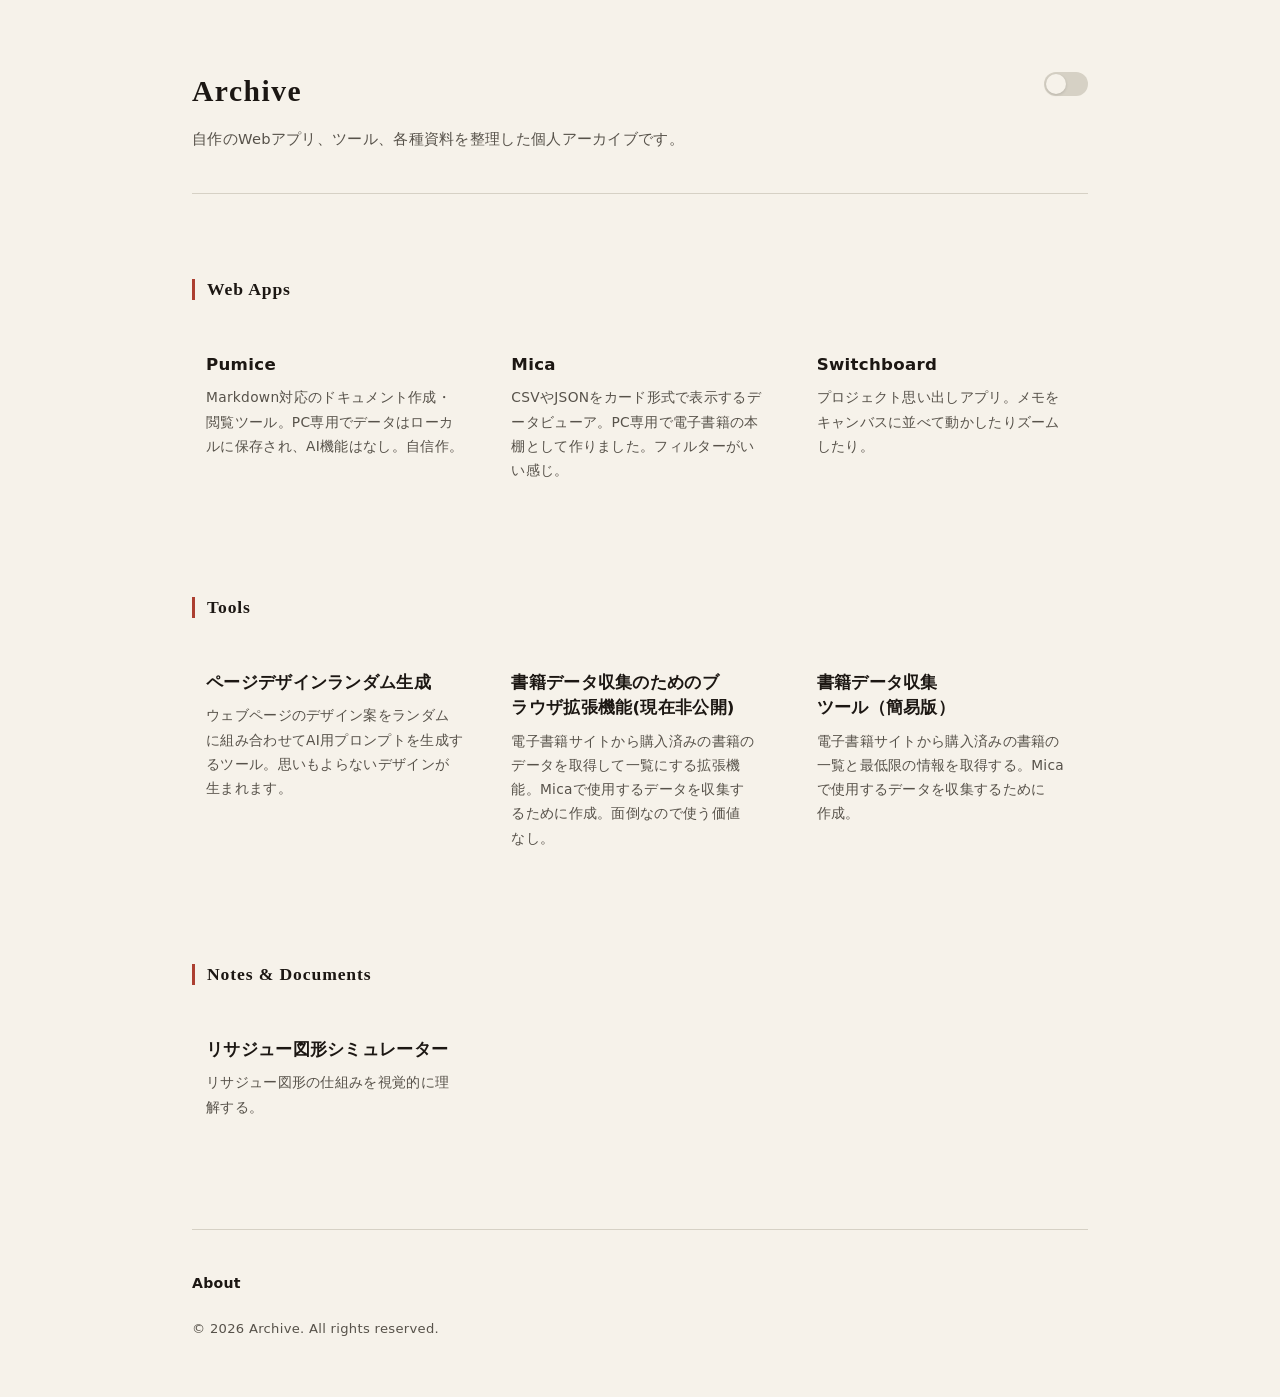
<file: index.html>
<!DOCTYPE html>
<html lang="ja">
<head>
  <meta charset="UTF-8">
  <meta name="viewport" content="width=device-width, initial-scale=1.0">
  <meta name="color-scheme" content="light dark">
  <title>Archive</title>
  <meta name="description" content="制作したWebアプリ、ツール、資料のアーカイブです。">
  <link rel="icon" href="favicon.svg" type="image/svg+xml">

  <!-- 描画前のちらつき防止：保存済みテーマをファーストペイント前に適用 -->
  <script>
    (() => {
      const saved = localStorage.getItem("selected-theme");
      if (saved === "light" || saved === "dark") {
        document.documentElement.dataset.theme = saved;
        document.querySelector('meta[name="color-scheme"]')?.setAttribute("content", saved);
      }
    })();
  </script>

  <link rel="stylesheet" href="./tokens.css">
  <link rel="stylesheet" href="./style.css">
  <script type="module" src="./main.js"></script>
</head>
<body>
  <a href="#main-content" class="skip-link">メインコンテンツへ移動</a>

  <div class="site-wrapper">
    <!-- ヘッダー -->
    <header class="site-header">
      <div class="header-inner">
        <h1 class="site-title">
          <a href="./index.html">Archive</a>
        </h1>
        <p class="site-description">自作のWebアプリ、ツール、各種資料を整理した個人アーカイブです。</p>
      </div>

      <label class="theme-switch" title="テーマ切り替え（Paper / Dark）">
        <input
          type="checkbox"
          switch
          id="theme-toggle"
          class="theme-switch-input"
          aria-label="ダークモード切り替え"
        >
      </label>
    </header>

    <!-- メインコンテンツ -->
    <main class="site-main" id="main-content">
      <section class="category-section">
        <h2 class="category-title">Web Apps</h2>
        <ul class="items-grid">
          <li class="content-item">
            <!-- サムネイルを使う場合の例：
            <a href="https://pumicebimsstein.github.io/Pumice/" class="item-thumbnail-wrap" tabindex="-1" aria-hidden="true">
              <img class="item-thumbnail" src="./images/Pumice.png" alt="" loading="lazy">
            </a>
            -->
            <h3 class="item-title">
              <a href="https://pumicebimsstein.github.io/Pumice/" class="item-title-link">Pumice</a>
            </h3>
            <p class="item-description">Markdown対応のドキュメント作成・閲覧ツール。PC専用でデータはローカルに保存され、AI機能はなし。自信作。</p>
          </li>
          <li class="content-item">
            <h3 class="item-title">
              <a href="https://pumicebimsstein.github.io/Mica/" class="item-title-link">Mica</a>
            </h3>
            <p class="item-description">CSVやJSONをカード形式で表示するデータビューア。PC専用で電子書籍の本棚として作りました。フィルターがいい感じ。</p>
          </li>
          <li class="content-item">
            <h3 class="item-title">
              <a href="./Switchboard/" class="item-title-link">Switchboard</a>
            </h3>
            <p class="item-description">プロジェクト思い出しアプリ。メモをキャンバスに並べて動かしたりズームしたり。</p>
          </li>
        </ul>
      </section>

      <section class="category-section">
        <h2 class="category-title">Tools</h2>
        <ul class="items-grid">
          <li class="content-item">
            <h3 class="item-title">
              <a href="./randomdesign/" class="item-title-link">ページデザインランダム生成</a>
            </h3>
            <p class="item-description">ウェブページのデザイン案をランダムに組み合わせてAI用プロンプトを生成するツール。思いもよらないデザインが生まれます。</p>
          </li>
          <li class="content-item">
            <h3 class="item-title">
              <span class="item-title-text">書籍データ収集のためのブラウザ拡張機能(現在非公開)</span>
            </h3>
            <p class="item-description">電子書籍サイトから購入済みの書籍のデータを取得して一覧にする拡張機能。Micaで使用するデータを収集するために作成。面倒なので使う価値なし。</p>
          </li>
          <li class="content-item">
            <h3 class="item-title">
              <a href="./bookmarklet/" class="item-title-link">書籍データ収集ツール（簡易版）</a>
            </h3>
            <p class="item-description">電子書籍サイトから購入済みの書籍の一覧と最低限の情報を取得する。Micaで使用するデータを収集するために作成。</p>
          </li>
        </ul>
      </section>

      <section class="category-section">
        <h2 class="category-title">Notes &amp; Documents</h2>
        <ul class="items-grid">
          <li class="content-item">
            <h3 class="item-title">
              <a href="./Lissajousgraph/" class="item-title-link">リサジュー図形シミュレーター</a>
            </h3>
            <p class="item-description">リサジュー図形の仕組みを視覚的に理解する。</p>
          </li>
        </ul>
      </section>
    </main>

    <!-- フッター -->
    <footer class="site-footer">
      <div class="footer-inner">
        <nav class="footer-nav" aria-label="フッターナビゲーション">
          <ul class="footer-links">
            <li><a href="./about/">About</a></li>
            <!-- <li><a href="./rss.xml">RSS</a></li> -->
          </ul>
        </nav>
        <p class="copyright">&copy; 2026 Archive. All rights reserved.</p>
      </div>
    </footer>
  </div>
</body>
</html>
</file>
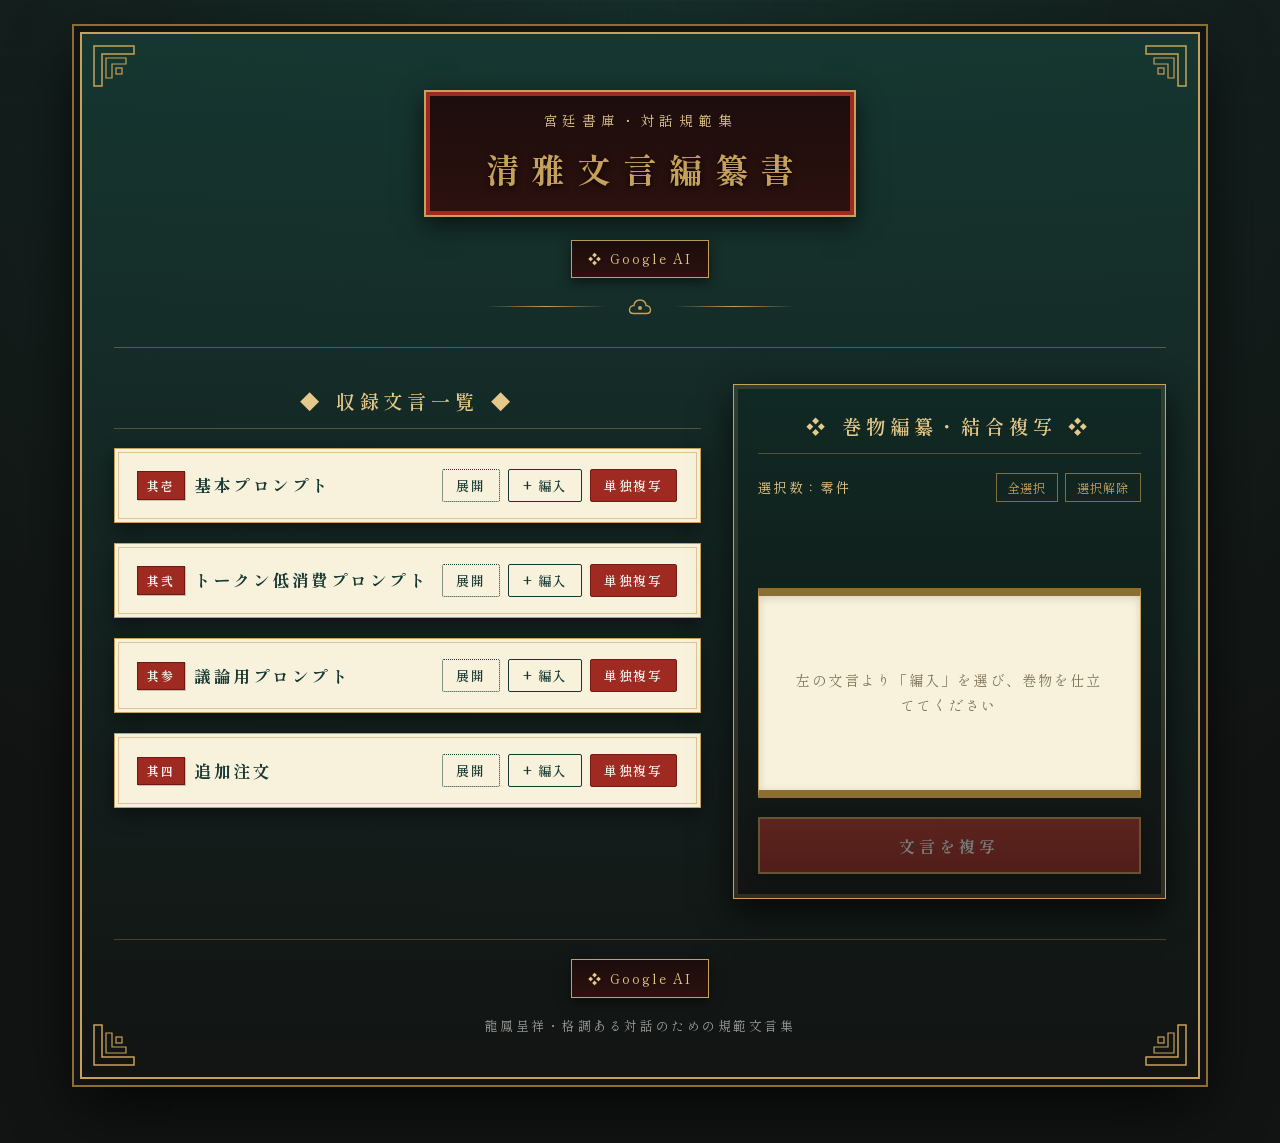
<file: aip/index.html>
<!DOCTYPE html>
<html lang="ja">
<head>
  <meta charset="UTF-8">
  <meta name="viewport" content="width=device-width, initial-scale=1.0">
  <meta name="robots" content="noindex, nofollow, noarchive, nosnippet">
  <title>清朝離宮風 対話規範・文言編纂書</title>
  <link rel="icon" href="favicon.svg" type="image/svg+xml">
  <link rel="preconnect" href="https://fonts.googleapis.com">
  <link rel="preconnect" href="https://fonts.gstatic.com" crossorigin>
  <link href="https://fonts.googleapis.com/css2?family=Noto+Serif+JP:wght@400;600;700&family=Shippori+Mincho:wght@400;600;700&display=swap" rel="stylesheet">
  <style>
    :root {
      --lacquer-black: #121413;
      --deep-jade: #163832;
      --jade-accent: #235347;
      --vermilion: #9e2a22;
      --vermilion-bright: #b8332a;
      --imperial-gold: #c6a15b;
      --gold-light: #e5c98b;
      --gold-dark: #8c6d32;
      --jade-white: #f4f6f0;
      --jade-white-dim: #e2e7dc;
      --ink-text: #1c1f1d;
      /* 紙のような薄い黄色（古書・宣紙風） */
      --paper-yellow: #f8f2dc;
      --paper-yellow-light: #fbf6e6;
      --paper-yellow-border: rgba(198, 161, 91, 0.55);
    }

    * {
      box-sizing: border-box;
      margin: 0;
      padding: 0;
    }

    body {
      background-color: var(--lacquer-black);
      color: var(--jade-white);
      font-family: "Shippori Mincho", "Noto Serif JP", "Yu Mincho", "Hiragino Mincho ProN", serif;
      line-height: 1.8;
      min-height: 100vh;
      background-image:
        radial-gradient(circle at 50% 0%, rgba(22, 56, 50, 0.75) 0%, rgba(18, 20, 19, 0.96) 75%),
        linear-gradient(90deg, rgba(198, 161, 91, 0.05) 1px, transparent 1px),
        linear-gradient(rgba(198, 161, 91, 0.05) 1px, transparent 1px);
      background-size: 100% 100%, 48px 48px, 48px 48px;
      padding: 2rem 1rem 4rem;
    }

    .palace-container {
      max-width: 1120px;
      margin: 0 auto;
      background: linear-gradient(180deg, rgba(22, 56, 50, 0.92) 0%, rgba(18, 20, 19, 0.97) 100%);
      border: 2px solid var(--imperial-gold);
      box-shadow:
        0 0 0 6px var(--lacquer-black),
        0 0 0 8px var(--gold-dark),
        0 24px 60px rgba(0, 0, 0, 0.85);
      position: relative;
      padding: 2.5rem 2rem;
    }

    .corner-ornament {
      position: absolute;
      width: 44px;
      height: 44px;
      pointer-events: none;
      z-index: 2;
    }
    .corner-tl { top: 10px; left: 10px; }
    .corner-tr { top: 10px; right: 10px; transform: scaleX(-1); }
    .corner-bl { bottom: 10px; left: 10px; transform: scaleY(-1); }
    .corner-br { bottom: 10px; right: 10px; transform: scale(-1, -1); }

    .palace-link-btn-wrapper {
      margin-bottom: 1rem;
    }
    .header-link-wrapper {
      text-align: center;
      margin-top: 1.4rem;
      margin-bottom: 0.6rem;
    }

    .palace-link-btn {
      display: inline-flex;
      align-items: center;
      gap: 0.4rem;
      background: linear-gradient(180deg, #1b0d0c 0%, #2d110f 100%);
      color: var(--gold-light);
      border: 1px solid var(--imperial-gold);
      padding: 0.4rem 1rem;
      font-family: inherit;
      font-size: 0.82rem;
      letter-spacing: 0.15em;
      text-decoration: none;
      box-shadow: 0 4px 12px rgba(0, 0, 0, 0.5);
      transition: all 0.2s ease;
    }
    .palace-link-btn:hover {
      color: var(--jade-white);
      border-color: var(--gold-light);
      background: linear-gradient(180deg, #2d110f 0%, #3d1715 100%);
    }

    .palace-header {
      text-align: center;
      padding: 1rem 1rem 2rem;
      border-bottom: 1px solid rgba(198, 161, 91, 0.4);
      position: relative;
      margin-bottom: 2.2rem;
    }

    .plaque-frame {
      display: inline-block;
      padding: 1rem 3rem;
      background: linear-gradient(180deg, #1b0d0c 0%, #2d110f 100%);
      border: 2px solid var(--imperial-gold);
      box-shadow: inset 0 0 0 4px var(--vermilion), 0 8px 24px rgba(0, 0, 0, 0.6);
      position: relative;
    }

    .palace-subtitle {
      font-size: 0.85rem;
      color: var(--gold-light);
      letter-spacing: 0.4em;
      margin-bottom: 0.4rem;
    }

    .palace-title {
      font-size: clamp(1.4rem, 3vw, 2.1rem);
      font-weight: 700;
      color: var(--imperial-gold);
      letter-spacing: 0.35em;
      text-shadow: 0 2px 6px rgba(0, 0, 0, 0.8);
      padding-left: 0.35em;
    }

    .cloud-divider {
      display: flex;
      align-items: center;
      justify-content: center;
      gap: 1rem;
      margin-top: 1.2rem;
      color: var(--imperial-gold);
    }
    .cloud-divider::before,
    .cloud-divider::after {
      content: "";
      height: 1px;
      width: 120px;
      background: linear-gradient(90deg, transparent, var(--imperial-gold), transparent);
    }

    .workbench-grid {
      display: grid;
      grid-template-columns: 1.15fr 0.85fr;
      gap: 2rem;
      align-items: start;
    }

    @media (max-width: 920px) {
      .workbench-grid {
        grid-template-columns: 1fr;
      }
      .palace-container {
        padding: 1.8rem 1rem;
      }
      .plaque-frame {
        padding: 0.8rem 1.4rem;
      }
    }

    .section-heading {
      display: flex;
      align-items: center;
      justify-content: center;
      gap: 0.75rem;
      font-size: 1.2rem;
      font-weight: 600;
      color: var(--gold-light);
      letter-spacing: 0.25em;
      margin-bottom: 1.2rem;
      padding-bottom: 0.6rem;
      border-bottom: 1px solid rgba(198, 161, 91, 0.35);
      text-align: center;
    }

    .phrase-list {
      display: flex;
      flex-direction: column;
      gap: 1.25rem;
    }

    /* 文言カード（薄い和紙・宣紙風の淡い黄色） */
    .scroll-card {
      background-color: var(--paper-yellow);
      color: var(--ink-text);
      border: 1px solid var(--imperial-gold);
      box-shadow:
        inset 0 0 0 3px var(--paper-yellow),
        inset 0 0 0 4px var(--paper-yellow-border),
        0 6px 18px rgba(0, 0, 0, 0.45);
      padding: 1.25rem 1.4rem;
      position: relative;
      transition: transform 0.25s ease, box-shadow 0.25s ease, background-color 0.25s ease;
    }

    .scroll-card:hover {
      transform: translateY(-2px);
      box-shadow:
        inset 0 0 0 3px var(--paper-yellow),
        inset 0 0 0 4px var(--imperial-gold),
        0 10px 24px rgba(0, 0, 0, 0.6);
    }

    .scroll-card.selected {
      background-color: var(--paper-yellow-light);
      box-shadow:
        inset 0 0 0 3px var(--paper-yellow-light),
        inset 0 0 0 5px var(--vermilion),
        0 10px 24px rgba(158, 42, 34, 0.35);
    }

    .card-header {
      display: flex;
      justify-content: space-between;
      align-items: center;
      flex-wrap: wrap;
      gap: 0.5rem;
      margin-bottom: 0;
    }

    .scroll-card.open .card-header {
      margin-bottom: 0.85rem;
      padding-bottom: 0.5rem;
      border-bottom: 1px dashed rgba(140, 109, 50, 0.45);
    }

    .card-title-group {
      display: flex;
      align-items: center;
      gap: 0.6rem;
    }

    .imperial-seal-tag {
      display: inline-flex;
      align-items: center;
      justify-content: center;
      background-color: var(--vermilion);
      color: var(--jade-white);
      font-size: 0.75rem;
      font-weight: 700;
      padding: 0.15rem 0.55rem;
      border: 1px solid #6e1913;
      letter-spacing: 0.15em;
      box-shadow: 1px 1px 0 rgba(0, 0, 0, 0.2);
    }

    .card-title {
      font-size: 1.05rem;
      font-weight: 700;
      color: var(--deep-jade);
      letter-spacing: 0.15em;
    }

    .card-actions {
      display: flex;
      gap: 0.5rem;
    }

    .btn-palace {
      font-family: inherit;
      font-size: 0.82rem;
      font-weight: 600;
      letter-spacing: 0.12em;
      padding: 0.38rem 0.85rem;
      cursor: pointer;
      transition: all 0.2s ease;
      display: inline-flex;
      align-items: center;
      gap: 0.35rem;
      border-radius: 2px;
    }

    .btn-select {
      background-color: transparent;
      color: var(--deep-jade);
      border: 1px solid var(--deep-jade);
    }
    .btn-select:hover {
      background-color: rgba(22, 56, 50, 0.1);
    }
    .scroll-card.selected .btn-select {
      background-color: var(--deep-jade);
      color: var(--gold-light);
      border-color: var(--deep-jade);
    }

    .btn-copy-single {
      background-color: var(--vermilion);
      color: var(--jade-white);
      border: 1px solid #751b15;
    }
    .btn-copy-single:hover {
      background-color: var(--vermilion-bright);
    }

    .btn-toggle-body {
      background-color: transparent;
      color: var(--deep-jade);
      border: 1px dotted var(--deep-jade);
    }
    .btn-toggle-body:hover {
      background-color: rgba(22, 56, 50, 0.1);
    }

    .phrase-body {
      display: none;
      font-size: 0.92rem;
      color: var(--ink-text);
      white-space: pre-wrap;
      line-height: 1.75;
      background-color: rgba(222, 212, 185, 0.35);
      padding: 0.85rem 1rem;
      border-left: 3px solid var(--imperial-gold);
    }
    .scroll-card.open .phrase-body {
      display: block;
    }

    .composer-panel {
      position: sticky;
      top: 1.5rem;
      background: linear-gradient(180deg, #102924 0%, #121413 100%);
      border: 1px solid var(--imperial-gold);
      box-shadow:
        inset 0 0 0 4px rgba(198, 161, 91, 0.18),
        0 12px 32px rgba(0, 0, 0, 0.7);
      padding: 1.5rem;
    }

    .composer-controls {
      display: flex;
      justify-content: space-between;
      align-items: center;
      flex-wrap: wrap;
      gap: 0.5rem;
      margin-bottom: 1rem;
    }

    .selected-count {
      font-size: 0.85rem;
      color: var(--gold-light);
      letter-spacing: 0.12em;
    }

    .control-group {
      display: flex;
      gap: 0.45rem;
    }

    .btn-gold-outline {
      font-family: inherit;
      font-size: 0.78rem;
      letter-spacing: 0.1em;
      padding: 0.3rem 0.65rem;
      background: transparent;
      color: var(--imperial-gold);
      border: 1px solid rgba(198, 161, 91, 0.6);
      cursor: pointer;
      transition: all 0.2s;
    }
    .btn-gold-outline:hover {
      background: rgba(198, 161, 91, 0.15);
      border-color: var(--imperial-gold);
    }

    .order-list {
      display: flex;
      flex-direction: column;
      gap: 0.45rem;
      margin-bottom: 1.1rem;
      min-height: 52px;
    }

    .order-item {
      display: flex;
      justify-content: space-between;
      align-items: center;
      background: rgba(244, 246, 240, 0.08);
      border: 1px solid rgba(198, 161, 91, 0.4);
      padding: 0.4rem 0.7rem;
      font-size: 0.84rem;
      color: var(--jade-white);
    }

    .order-item-title {
      display: flex;
      align-items: center;
      gap: 0.5rem;
    }

    .order-num {
      color: var(--imperial-gold);
      font-weight: 700;
    }

    .order-btns {
      display: flex;
      gap: 0.25rem;
    }

    .btn-mini {
      background: rgba(18, 20, 19, 0.7);
      color: var(--gold-light);
      border: 1px solid rgba(198, 161, 91, 0.45);
      width: 24px;
      height: 24px;
      font-size: 0.72rem;
      cursor: pointer;
      display: inline-flex;
      align-items: center;
      justify-content: center;
    }
    .btn-mini:hover:not(:disabled) {
      background: var(--imperial-gold);
      color: var(--lacquer-black);
    }
    .btn-mini:disabled {
      opacity: 0.3;
      cursor: default;
    }

    .scroll-preview-box {
      background-color: var(--paper-yellow);
      color: var(--ink-text);
      border-top: 8px solid var(--gold-dark);
      border-bottom: 8px solid var(--gold-dark);
      border-left: 1px solid var(--imperial-gold);
      border-right: 1px solid var(--imperial-gold);
      padding: 1rem;
      min-height: 210px;
      max-height: 360px;
      overflow-y: auto;
      font-size: 0.88rem;
      line-height: 1.75;
      white-space: pre-wrap;
      margin-bottom: 1.2rem;
      box-shadow: inset 0 2px 8px rgba(0, 0, 0, 0.15);
    }

    .scroll-preview-empty {
      color: #7d7256;
      text-align: center;
      padding: 3.5rem 1rem;
      letter-spacing: 0.15em;
    }

    .btn-imperial-copy {
      width: 100%;
      padding: 0.9rem 1.2rem;
      font-family: inherit;
      font-size: 1rem;
      font-weight: 700;
      letter-spacing: 0.25em;
      color: var(--jade-white);
      background: linear-gradient(180deg, var(--vermilion-bright) 0%, var(--vermilion) 100%);
      border: 2px solid var(--imperial-gold);
      box-shadow: 0 4px 15px rgba(0, 0, 0, 0.5);
      cursor: pointer;
      transition: all 0.25s ease;
      display: flex;
      align-items: center;
      justify-content: center;
      gap: 0.6rem;
    }

    .btn-imperial-copy:hover:not(:disabled) {
      background: linear-gradient(180deg, #c93b32 0%, #a32921 100%);
      box-shadow: 0 0 18px rgba(198, 161, 91, 0.45);
    }

    .btn-imperial-copy:disabled {
      opacity: 0.45;
      cursor: not-allowed;
    }

    .seal-toast {
      position: fixed;
      bottom: 2rem;
      left: 50%;
      transform: translateX(-50%) translateY(20px);
      background-color: var(--vermilion);
      color: var(--jade-white);
      border: 2px solid var(--imperial-gold);
      box-shadow: 0 8px 28px rgba(0, 0, 0, 0.8);
      padding: 0.75rem 2rem;
      font-size: 0.95rem;
      font-weight: 700;
      letter-spacing: 0.2em;
      opacity: 0;
      pointer-events: none;
      transition: opacity 0.3s ease, transform 0.3s ease;
      z-index: 100;
    }

    .seal-toast.show {
      opacity: 1;
      transform: translateX(-50%) translateY(0);
    }

    .palace-footer {
      margin-top: 2.5rem;
      padding-top: 1.2rem;
      border-top: 1px solid rgba(198, 161, 91, 0.3);
      text-align: center;
      font-size: 0.8rem;
      color: rgba(244, 246, 240, 0.6);
      letter-spacing: 0.2em;
      display: flex;
      flex-direction: column;
      gap: 1rem;
      align-items: center;
    }
  </style>
</head>
<body>

  <div class="palace-container">
    <svg class="corner-ornament corner-tl" viewBox="0 0 44 44" fill="none">
      <path d="M2 42V2H42V10H10V42H2Z" stroke="#c6a15b" stroke-width="1.5"/>
      <path d="M14 34V14H34V20H20V34H14Z" stroke="#c6a15b" stroke-width="1.2"/>
      <rect x="24" y="24" width="6" height="6" stroke="#c6a15b" stroke-width="1.2"/>
    </svg>
    <svg class="corner-ornament corner-tr" viewBox="0 0 44 44" fill="none">
      <path d="M2 42V2H42V10H10V42H2Z" stroke="#c6a15b" stroke-width="1.5"/>
      <path d="M14 34V14H34V20H20V34H14Z" stroke="#c6a15b" stroke-width="1.2"/>
      <rect x="24" y="24" width="6" height="6" stroke="#c6a15b" stroke-width="1.2"/>
    </svg>
    <svg class="corner-ornament corner-bl" viewBox="0 0 44 44" fill="none">
      <path d="M2 42V2H42V10H10V42H2Z" stroke="#c6a15b" stroke-width="1.5"/>
      <path d="M14 34V14H34V20H20V34H14Z" stroke="#c6a15b" stroke-width="1.2"/>
      <rect x="24" y="24" width="6" height="6" stroke="#c6a15b" stroke-width="1.2"/>
    </svg>
    <svg class="corner-ornament corner-br" viewBox="0 0 44 44" fill="none">
      <path d="M2 42V2H42V10H10V42H2Z" stroke="#c6a15b" stroke-width="1.5"/>
      <path d="M14 34V14H34V20H20V34H14Z" stroke="#c6a15b" stroke-width="1.2"/>
      <rect x="24" y="24" width="6" height="6" stroke="#c6a15b" stroke-width="1.2"/>
    </svg>

    <!-- ヘッダー扁額 -->
    <header class="palace-header">
      <div class="plaque-frame">
        <p class="palace-subtitle">宮廷書庫・対話規範集</p>
        <h1 class="palace-title">清雅文言編纂書</h1>
      </div>

      <!-- タイトル直下に配置した宮殿風Googleリンクボタン -->
      <div class="palace-link-btn-wrapper header-link-wrapper">
        <a href="https://www.google.com/?source=hp&sxsrf=APpeQntUFRTejhy2-HITYeSZgHT4IcgEKg%3A1790852963056&zs=1&ved=2ahUKEwihgtaW15iXAxU7klYBHV-nN5YQoo4PegYIAAgAEAY&azm=9" target="_blank" rel="noopener noreferrer" class="palace-link-btn">
          <span>❖</span> Google AI
        </a>
      </div>

      <div class="cloud-divider" aria-hidden="true">
        <svg width="36" height="18" viewBox="0 0 36 18" fill="none">
          <path d="M18 3C14.5 3 12 5.5 12 8.5C9.5 8.5 7.5 10.5 7.5 13C7.5 15 9.2 16.5 11.5 16.5H24.5C26.8 16.5 28.5 15 28.5 13C28.5 10.5 26.5 8.5 24 8.5C24 5.5 21.5 3 18 3Z" stroke="#c6a15b" stroke-width="1.4"/>
          <circle cx="18" cy="11" r="2" fill="#c6a15b"/>
        </svg>
      </div>
    </header>

    <!-- 左右対称ワークベンチ -->
    <main class="workbench-grid">
      <!-- 左翼：収録文言一覧 -->
      <section aria-labelledby="heading-library">
        <h2 id="heading-library" class="section-heading">
          <span>◆</span> 収録文言一覧 <span>◆</span>
        </h2>
        <div id="phrase-list" class="phrase-list"></div>
      </section>

      <!-- 右翼：巻物編纂・結合コピー台 -->
      <aside class="composer-panel" aria-labelledby="heading-composer">
        <h2 id="heading-composer" class="section-heading">
          <span>❖</span> 巻物編纂・結合複写 <span>❖</span>
        </h2>

        <div class="composer-controls">
          <span id="selected-count" class="selected-count">選択数：零件</span>
          <div class="control-group">
            <button type="button" id="btn-select-all" class="btn-gold-outline">全選択</button>
            <button type="button" id="btn-clear-all" class="btn-gold-outline">選択解除</button>
          </div>
        </div>

        <div id="order-list" class="order-list"></div>

        <div id="scroll-preview" class="scroll-preview-box">
          <div class="scroll-preview-empty">左の文言より「編入」を選び、巻物を仕立ててください</div>
        </div>

        <button type="button" id="btn-copy-combined" class="btn-imperial-copy" disabled>
          文言を複写
        </button>
      </aside>
    </main>

    <!-- ページ最下部の宮殿風ボタンリンク -->
    <footer class="palace-footer">
      <div>
        <a href="https://www.google.com/?source=hp&sxsrf=APpeQntUFRTejhy2-HITYeSZgHT4IcgEKg%3A1790852963056&zs=1&ved=2ahUKEwihgtaW15iXAxU7klYBHV-nN5YQoo4PegYIAAgAEAY&azm=9" target="_blank" rel="noopener noreferrer" class="palace-link-btn">
          <span>❖</span> Google AI
        </a>
      </div>
      <div>龍鳳呈祥・格調ある対話のための規範文言集</div>
    </footer>
  </div>

  <div id="seal-toast" class="seal-toast" role="status" aria-live="polite">
    玉璽押印・複写完了
  </div>

  <script>
    const PHRASES = [
      {
        id: "dialogue-prompt",
        seal: "其壱",
        title: "基本プロンプト",
        content: `# 回答に際して以下のことを守ってください

- 私の名前を呼ばず、必要なら「あなた」と呼称すること。
- 私の質問を評価して賞賛することを禁止します。
- 回答の最後にこちらへ質問や問題提起をしないこと。
- 回答は一般向けの学術系書籍のような文章を主体とすること。
- 箇条書きは最低限に抑え、短い文章の羅列ではなく一続きの文章を志向すること。
- ですます調を使うこと。
- 論点をずらさないこと。
- 私が言っていない主張を勝手に想定して反論（ストローマン）しないこと。
- 結論に『しかし〜』といった無理な両論併記やバランス調整の段落を入れるのも禁止。
- 大学生レベルの人に対する回答をお願いします。
`
      },
      {
        id: "light-chat",
        seal: "其弐",
        title: "トークン低消費プロンプト",
        content: `# トークン節約してください

現在、実装ではなく仕様策定（要件定義）の段階です。厳密なコードのセルフチェックや複雑な推論（Thinking）は不要ですので、私の質問に対して簡潔に、かつ素早く（Low latencyで）テキストベースで回答してください。`
      },
      {
        id: "order-1",
        seal: "其参",
        title: "議論用プロンプト",
        content: `説明の後に反対のことへの注意を促したりさほど重要でもないことを改めて強調するという無意味な引き伸ばしをしないこと。
説明を求められたら、まずその説明をきちんと完結させればよいのであって、毎回あらゆる誤解の可能性を先回りして潰す必要はない。

次のような発言をやめてください。

- 求められていない反対意見や例外を持ち出す。
- すでに説明したことを、結論でもう一度強調する。
- 本筋から離れた補足を追加する。
- 説明の最後に、必要以上に大きな一般論へ発展させる。

こうした補足はそれ自体が間違っていなくても、文章全体の説得力を下げ、読む気を失わせます。
説明を長くすることよりも十分なところで説明を終えてください。

また、「ここで重要なのは」を使わないでください。ただし単純に他のフレーズに言い換えるのではなく、そのような文章構成にならない書き方にしてください。`
      },
      {
        id: "order-2",
        seal: "其四",
        title: "追加注文",
        content: `* 根拠のない一般化をしない
  * 「〜という声もあります」「議論が存在します」といった、出典や実態が曖昧なことを記述してはならない。
* 事実と推測・意見を明確に分ける
* 分からないこと・議論が存在しないことはそのまま認める
  * 話の辻褄を合わせたり、相手に寄り添おうとしたりして、存在しない事実を作り出してはならない。`
      }
    ];

    const selectedIds = [];
    const openCardIds = new Set();

    const phraseListEl = document.getElementById("phrase-list");
    const orderListEl = document.getElementById("order-list");
    const scrollPreviewEl = document.getElementById("scroll-preview");
    const selectedCountEl = document.getElementById("selected-count");
    const btnSelectAll = document.getElementById("btn-select-all");
    const btnClearAll = document.getElementById("btn-clear-all");
    const btnCopyCombined = document.getElementById("btn-copy-combined");
    const sealToastEl = document.getElementById("seal-toast");

    let toastTimer = null;

    function showToast(message) {
      sealToastEl.textContent = message;
      sealToastEl.classList.add("show");
      if (toastTimer) clearTimeout(toastTimer);
      toastTimer = setTimeout(() => {
        sealToastEl.classList.remove("show");
      }, 2200);
    }

    async function copyToClipboard(text, label) {
      try {
        await navigator.clipboard.writeText(text);
        showToast(label);
      } catch (err) {
        const textarea = document.createElement("textarea");
        textarea.value = text;
        textarea.style.position = "fixed";
        textarea.style.opacity = "0";
        document.body.appendChild(textarea);
        textarea.select();
        document.execCommand("copy");
        document.body.removeChild(textarea);
        showToast(label);
      }
    }

    function toggleSelect(id) {
      const idx = selectedIds.indexOf(id);
      if (idx === -1) {
        selectedIds.push(id);
      } else {
        selectedIds.splice(idx, 1);
      }
      renderAll();
    }

    function toggleCardOpen(id) {
      if (openCardIds.has(id)) {
        openCardIds.delete(id);
      } else {
        openCardIds.add(id);
      }
      renderAll();
    }

    function moveSelected(index, direction) {
      const targetIndex = index + direction;
      if (targetIndex < 0 || targetIndex >= selectedIds.length) return;
      const temp = selectedIds[index];
      selectedIds[index] = selectedIds[targetIndex];
      selectedIds[targetIndex] = temp;
      renderAll();
    }

    function getCombinedText() {
      return selectedIds
        .map((id) => PHRASES.find((p) => p.id === id))
        .filter(Boolean)
        .map((p) => p.content)
        .join("\n\n---\n\n");
    }

    function renderPhraseCards() {
      phraseListEl.innerHTML = "";
      PHRASES.forEach((phrase) => {
        const isSelected = selectedIds.includes(phrase.id);
        const isOpen = openCardIds.has(phrase.id);

        const card = document.createElement("article");
        card.className = `scroll-card${isSelected ? " selected" : ""}${isOpen ? " open" : ""}`;

        const header = document.createElement("div");
        header.className = "card-header";

        const titleGroup = document.createElement("div");
        titleGroup.className = "card-title-group";

        const seal = document.createElement("span");
        seal.className = "imperial-seal-tag";
        seal.textContent = phrase.seal;

        const title = document.createElement("h3");
        title.className = "card-title";
        title.textContent = phrase.title;

        titleGroup.appendChild(seal);
        titleGroup.appendChild(title);

        const actions = document.createElement("div");
        actions.className = "card-actions";

        const btnToggle = document.createElement("button");
        btnToggle.type = "button";
        btnToggle.className = "btn-palace btn-toggle-body";
        btnToggle.textContent = isOpen ? "折り畳む" : "展開";
        btnToggle.addEventListener("click", () => toggleCardOpen(phrase.id));

        const btnSelect = document.createElement("button");
        btnSelect.type = "button";
        btnSelect.className = "btn-palace btn-select";
        btnSelect.textContent = isSelected ? "✓ 編入済" : "+ 編入";
        btnSelect.addEventListener("click", () => toggleSelect(phrase.id));

        const btnCopy = document.createElement("button");
        btnCopy.type = "button";
        btnCopy.className = "btn-palace btn-copy-single";
        btnCopy.textContent = "単独複写";
        btnCopy.addEventListener("click", () => {
          copyToClipboard(phrase.content, `「${phrase.title}」を複写しました`);
        });

        actions.appendChild(btnToggle);
        actions.appendChild(btnSelect);
        actions.appendChild(btnCopy);

        header.appendChild(titleGroup);
        header.appendChild(actions);

        const body = document.createElement("div");
        body.className = "phrase-body";
        body.textContent = phrase.content;

        card.appendChild(header);
        card.appendChild(body);
        phraseListEl.appendChild(card);
      });
    }

    function renderComposer() {
      const countKanji = ["零", "壱", "弐", "参", "肆"];
      const countLabel = countKanji[selectedIds.length] || selectedIds.length;
      selectedCountEl.textContent = `選択数：${countLabel}件`;

      orderListEl.innerHTML = "";
      selectedIds.forEach((id, index) => {
        const phrase = PHRASES.find((p) => p.id === id);
        if (!phrase) return;

        const item = document.createElement("div");
        item.className = "order-item";

        const itemTitle = document.createElement("div");
        itemTitle.className = "order-item-title";

        const num = document.createElement("span");
        num.className = "order-num";
        num.textContent = `${index + 1}.`;

        const text = document.createElement("span");
        text.textContent = phrase.title;

        itemTitle.appendChild(num);
        itemTitle.appendChild(text);

        const btns = document.createElement("div");
        btns.className = "order-btns";

        const btnUp = document.createElement("button");
        btnUp.type = "button";
        btnUp.className = "btn-mini";
        btnUp.textContent = "↑";
        btnUp.title = "上へ移動";
        btnUp.disabled = index === 0;
        btnUp.addEventListener("click", () => moveSelected(index, -1));

        const btnDown = document.createElement("button");
        btnDown.type = "button";
        btnDown.className = "btn-mini";
        btnDown.textContent = "↓";
        btnDown.title = "下へ移動";
        btnDown.disabled = index === selectedIds.length - 1;
        btnDown.addEventListener("click", () => moveSelected(index, 1));

        const btnRemove = document.createElement("button");
        btnRemove.type = "button";
        btnRemove.className = "btn-mini";
        btnRemove.textContent = "×";
        btnRemove.title = "除外";
        btnRemove.addEventListener("click", () => toggleSelect(id));

        btns.appendChild(btnUp);
        btns.appendChild(btnDown);
        btns.appendChild(btnRemove);

        item.appendChild(itemTitle);
        item.appendChild(btns);
        orderListEl.appendChild(item);
      });

      if (selectedIds.length === 0) {
        scrollPreviewEl.innerHTML = '<div class="scroll-preview-empty">左の文言より「編入」を選び、巻物を仕立ててください</div>';
        btnCopyCombined.disabled = true;
      } else {
        scrollPreviewEl.textContent = getCombinedText();
        btnCopyCombined.disabled = false;
      }
    }

    function renderAll() {
      renderPhraseCards();
      renderComposer();
    }

    btnSelectAll.addEventListener("click", () => {
      selectedIds.length = 0;
      PHRASES.forEach((p) => selectedIds.push(p.id));
      renderAll();
    });

    btnClearAll.addEventListener("click", () => {
      selectedIds.length = 0;
      renderAll();
    });

    btnCopyCombined.addEventListener("click", () => {
      if (selectedIds.length === 0) return;
      copyToClipboard(getCombinedText(), "編纂した巻物の文言を複写しました");
    });

    renderAll();
  </script>
</body>
</html>
</file>
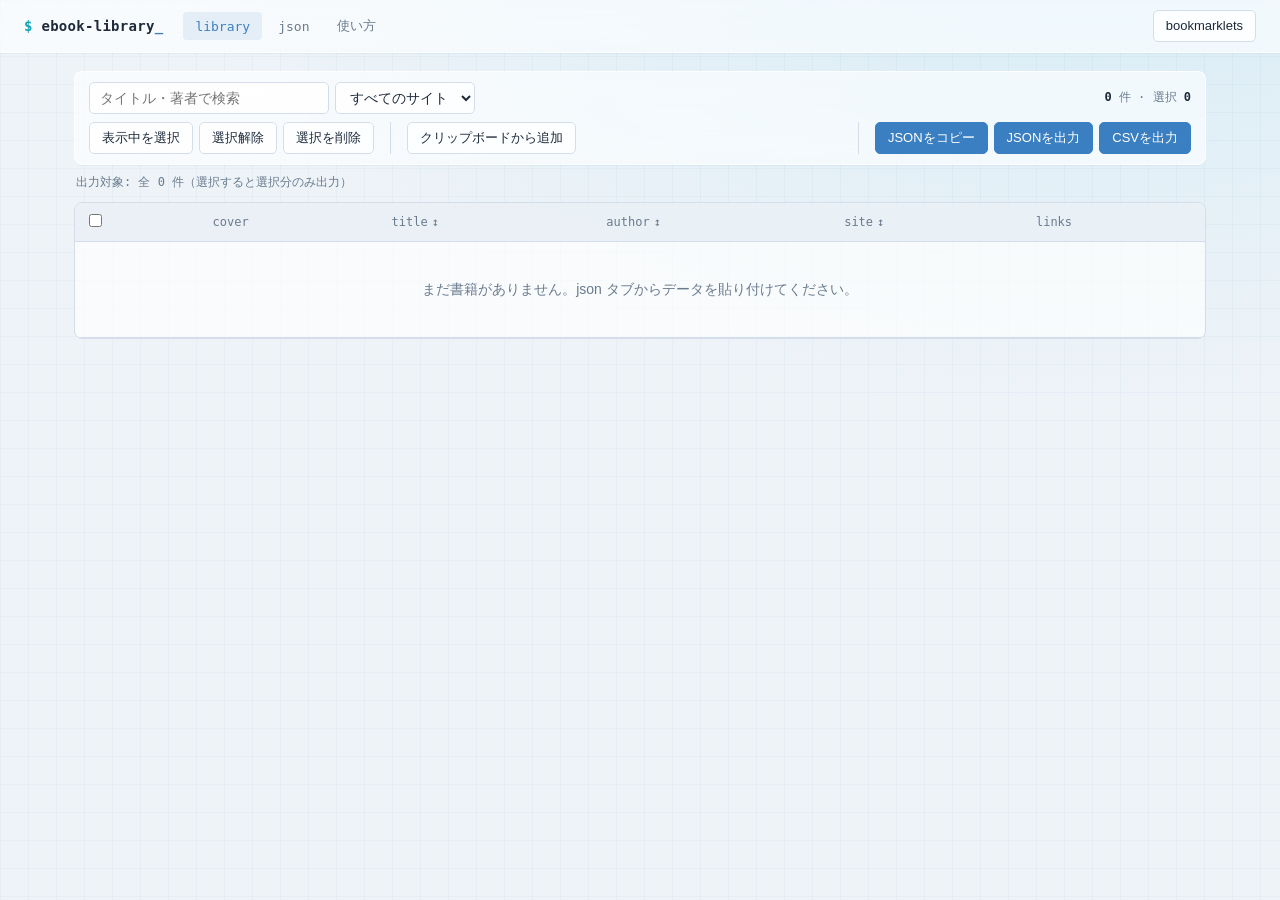
<file: bookmarklet/index.html>
<!DOCTYPE html>
<html lang="ja">
<head>
<meta charset="UTF-8">
<meta name="viewport" content="width=device-width, initial-scale=1">
<link rel="icon" href="favicon.svg" type="image/svg+xml">

<title>ebook-library</title>
<link rel="stylesheet" href="style.css">
</head>
<body>
<header class="glass top">
  <div class="brand"><span class="prompt">$</span> ebook-library<span class="cursor">_</span></div>
  <nav class="tabs">
    <button class="tab active" data-view="library">library</button>
    <button class="tab" data-view="editor">json</button>
    <button class="tab" data-view="guide">使い方</button>
  </nav>
  <button id="open-bm" class="btn">bookmarklets</button>
</header>

<main>
  <section id="view-library" class="view active">
    <div class="toolbar glass">
      <div class="bar">
        <div class="grp filter">
          <input id="search" type="search" placeholder="タイトル・著者で検索">
          <select id="site-filter">
            <option value="">すべてのサイト</option>
            <option value="dbook">dbook</option>
            <option value="bookwalker">bookwalker</option>
          </select>
        </div>
        <span class="stat mono dim"><b id="count">0</b> 件 · 選択 <b id="sel-count">0</b></span>
      </div>
      <div class="bar">
        <div class="grp">
          <button class="btn" id="sel-all" title="現在表示中の書籍をすべて選択します">表示中を選択</button>
          <button class="btn" id="sel-none" title="選択を解除します">選択解除</button>
          <button class="btn danger" id="del-sel" title="選択した書籍を一覧から削除します">選択を削除</button>
        </div>
        <div class="grp">
          <button class="btn" id="clip-add" title="クリップボードのJSONを読み取って一覧に追加します">クリップボードから追加</button>
        </div>
        <div class="grp out">
          <button class="btn primary" id="copy-json" title="表示対象の書籍をJSON形式でクリップボードにコピーします">JSONをコピー</button>
          <button class="btn primary" id="exp-json" title="表示対象の書籍をJSONファイルとして保存します">JSONを出力</button>
          <button class="btn primary" id="exp-csv" title="表示対象の書籍をCSVファイルとして保存します">CSVを出力</button>
        </div>
      </div>
    </div>
    <p class="hint mono dim" id="hint"></p>
    <div class="table-wrap">
      <table>
        <thead><tr>
          <th><input type="checkbox" id="chk-all" title="表示中を全選択"></th>
          <th>cover</th>
          <th class="sortable" data-sort="title">title<i></i></th>
          <th class="sortable" data-sort="author">author<i></i></th>
          <th class="sortable" data-sort="ebookSite">site<i></i></th>
          <th>links</th>
        </tr></thead>
        <tbody id="rows"></tbody>
      </table>
    </div>
  </section>

  <section id="view-editor" class="view">
    <div class="toolbar glass">
      <div class="grp">
        <button class="btn primary" id="ed-replace" title="入力したJSONで一覧を置き換えます">置き換えて反映</button>
        <button class="btn primary" id="ed-merge" title="入力したJSONを既存の一覧に追加・更新します">マージして反映</button>
        <button class="btn" id="ed-format">整形</button>
      </div>
      <span class="spacer"></span>
      <div class="grp">
        <button class="btn" id="ed-all">一覧を読み込む</button>
        <button class="btn" id="ed-selected">選択を読み込む</button>
        <button class="btn" id="ed-file">ファイルを開く</button>
      </div>
      <input type="file" id="file-input" accept=".json,application/json" hidden>
    </div>
    <textarea id="json-text" spellcheck="false" placeholder="ブックマークレットでコピーしたJSONをここに貼り付け → マージして反映"></textarea>
    <p id="status" class="mono"></p>
  </section>
  <section id="view-guide" class="view">
    <article class="guide glass">
      <h2 class="mono">はじめに</h2>
      <p>ebook-library は、dbook と BOOK☆WALKER で購入済みの書籍を集め、一覧にして CSV や JSON で出力するツールです。データはこのブラウザ内に保存され、サーバーには送信されません。</p>

      <h2 class="mono">1. ブックマークレットを登録する</h2>
      <p>「bookmarklets」ボタンを開き、dbook・BOOK☆WALKER それぞれのボタンをブックマークバーへドラッグします。</p>
      <p>ブックマークバーが表示されていない場合は Ctrl + Shift + B（Mac は Cmd + Shift + B）で表示できます。</p>

      <h2 class="mono">2. 書籍を取得する</h2>
      <p>dbook は<a href="https://dbook.docomo.ne.jp/my/history/access/?for=checked" target="_blank" rel="noopener noreferrer">購入履歴のページ</a>、BOOK☆WALKER は<a href="https://bookwalker.jp/holdBooks/?page=1" target="_blank" rel="noopener noreferrer">保有書籍一覧のページ</a>を開き、「一覧を取得」を押すと、購入済みの書籍だけが取り込まれます。BOOK☆WALKER では保有書籍一覧ページで同じように実行します。ページをまたいで取得する場合は、BOOK☆WALKER の確認ダイアログで次のページへ進めます。取得データは各サイトごとにブラウザへ蓄積されます。</p>

      <h2 class="mono">3. ライブラリへ取り込む</h2>
      <p>取得したサイトで「データをコピー」を押してから、ebook-library の library タブで「クリップボードから追加」を押します。</p>
      <p>同じ書籍は重複して追加されません。読み取りが許可されない場合は json タブの入力欄に貼り付けて「マージして反映」を押してください。</p>
      
      <h2 class="mono">4. 一覧を整理する</h2>
      <p>検索欄とサイトの絞り込みで表示を絞れます。列見出しを押すと並べ替えられ、その順序は保存されるので、出力やコピーも同じ順になります。チェックボックスで書籍を選ぶと、出力とコピーは選択した書籍だけが対象になります。何も選ばないときは表示中のすべてが対象です。</p>

      <h2 class="mono">5. 出力する</h2>
      <p>「JSONをコピー」はクリップボードへ、「JSONを出力」「CSVを出力」はファイルとして保存します。</p>

      <h2 class="mono">6. json タブで直接編集する</h2>
      <p>json タブでは一覧の内容を JSON として確認・編集できます。「置き換えて反映」は一覧全体を入力内容で置き換え、「マージして反映」は同じ書籍を更新しつつ新しい書籍を追加します。JSON に誤りがある場合は、エラーの位置が表示されます。</p>

      <h2 class="mono">注意</h2>
      <p>書籍データはブラウザに保存されます。ブラウザのデータを消去すると一覧も消えるため、必要に応じて JSON か CSV を出力して保管してください。</p>
      <p>ブックマークレットは、サイトの構造が変わると動かなくなることがあります。</p>    </article>
  </section>
</main>

<div class="overlay" id="overlay">
  <div class="modal glass">
    <div class="modal-head"><b class="mono">bookmarklets</b><button class="btn" id="close-bm">閉じる</button></div>
    <p class="dim">リンクをブックマークバーへドラッグして登録します。バーが無い場合は Ctrl/Cmd + Shift + B で表示できます。取得後は「データをコピー」で出力し、libraryの「クリップボードから追加」を押すか、json タブで貼り付けてください。</p>
    <div class="site-head"><a href="https://dbook.docomo.ne.jp/my/history/access/?for=checked" target="_blank" rel="noopener noreferrer"><h3 class="mono">dbook</h3></a></div>
    <div class="bm-group" id="bm-dbook"></div>
    <div class="site-head"><a href="https://bookwalker.jp/holdBooks/?page=1" target="_blank" rel="noopener noreferrer"><h3 class="mono">bookwalker</h3></a></div>
    <div class="bm-group" id="bm-bookwalker"></div>
  </div>
</div>

<script src="bookmarklets.js"></script>
<script src="app.js"></script>
</body>
</html>
</file>
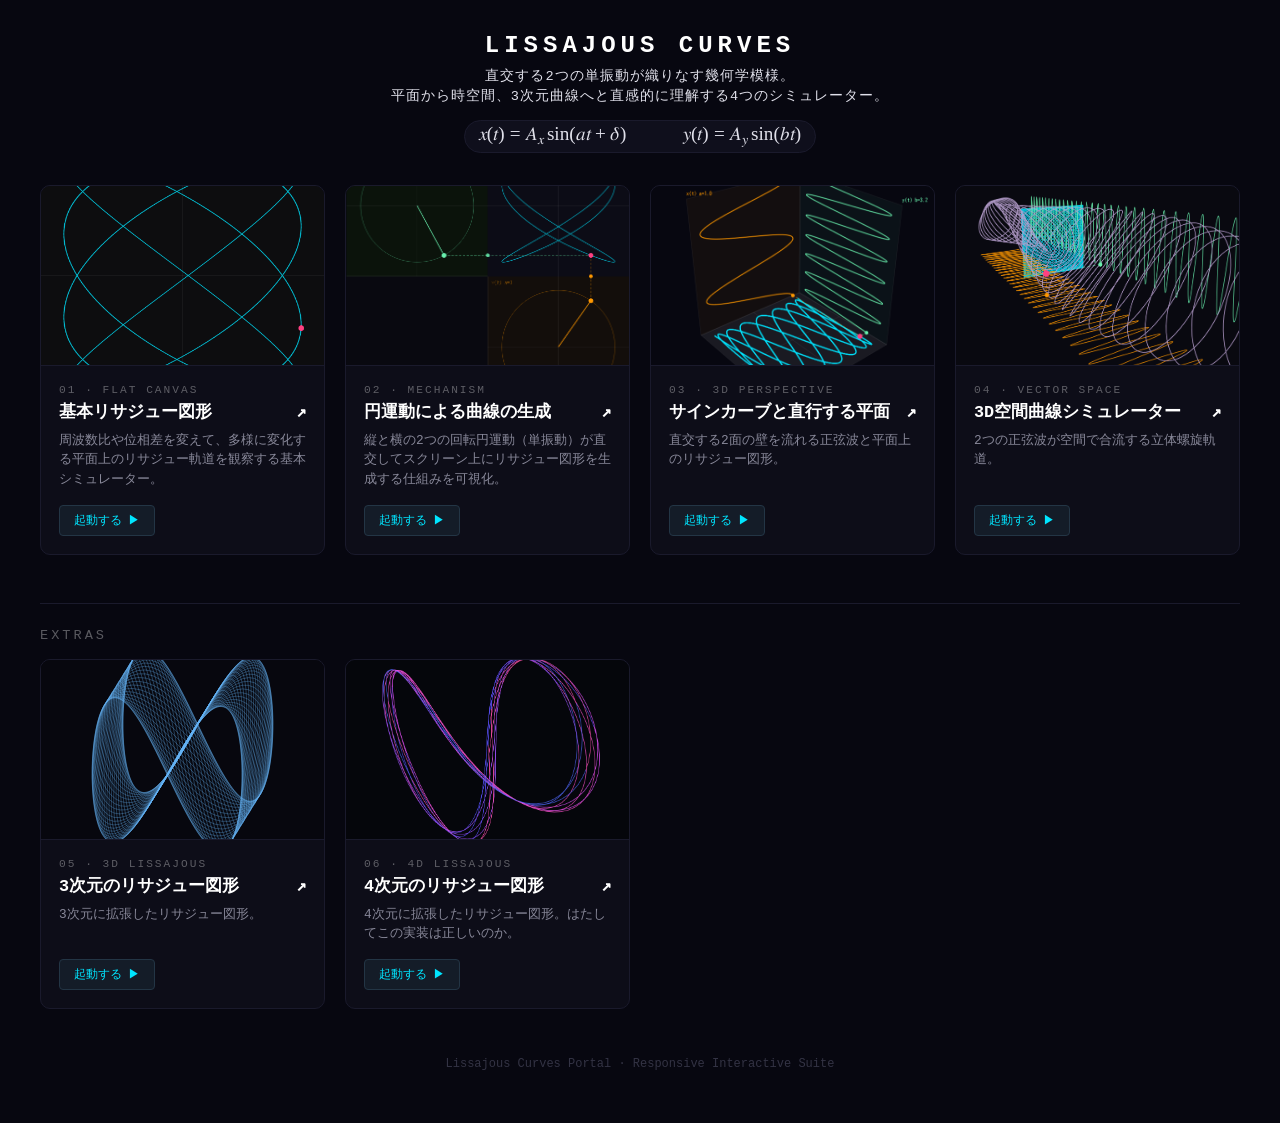
<file: Lissajousgraph/index.html>
<!DOCTYPE html>
<html lang="ja">
<head>
  <meta charset="UTF-8">
  <meta name="viewport" content="width=device-width, initial-scale=1.0">
  <link rel="icon" href="favicon.svg" type="image/svg+xml">

  <title>Lissajous Curves - リサジュー図形シミュレーター</title>
  
  <meta name="description" content="直交する2つの単振動が織りなすリサジュー図形の世界。平面の基本形から円運動の投影、3次元時空間、立体空間曲線までを体験できる4つのシミュレーター集。">
  <meta property="og:title" content="Lissajous Curves - リサジュー図形シミュレーター">
  <meta property="og:description" content="2つの振動が交差するとき、何が起きるのか。平面から3次元へと直感的に理解する4つの可視化アプリ。">
  <meta property="og:type" content="website">
  
  <!-- 検索キーワード -->
  <meta name="keywords" content="リサージュ曲線, Lissajous, ハーモノグラフ, Harmonograph, 物理シミュレーション, 単振動, 数学アート, Elm">
  
  <style>
    :root {
      --bg: #070710;
      --card-bg: #0d0d18;
      --border: #1a1a2c;
      --border-hover: #00e5ff;
      --cyan: #00e5ff;
      --orange: #ff9800;
      --green: #69f0ae;
      --pink: #ff4081;
      --text: #e0e0ea;
      --mute: #ffffff55;
    }

    * {
      box-sizing: border-box;
      margin: 0;
      padding: 0;
    }

    body {
      background-color: var(--bg);
      color: var(--text);
      font-family: monospace, -apple-system, sans-serif;
      min-height: 100vh;
      display: flex;
      flex-direction: column;
      align-items: center;
      padding: 32px 16px 48px;
    }

    header {
      text-align: center;
      margin-bottom: 32px;
      max-width: 600px;
    }

    h1 {
      font-size: 1.5rem;
      letter-spacing: 5px;
      text-transform: uppercase;
      color: #fff;
      margin-bottom: 8px;
    }

    p.lead {
      color: var(--text);
      font-size: 0.85rem;
      letter-spacing: 1px;
      line-height: 1.5;
    }

    .formula {
      display: inline-block;
      margin-top: 12px;
      padding: 5px 14px;
      background: #0f0f1c;
      border: 1px solid var(--border);
      border-radius: 20px;
      font-size: 1.2rem;
      color: var(--text);
    }

    /* レスポンシブグリッド */
    .grid {
      display: grid;
      grid-template-columns: repeat(auto-fill, minmax(280px, 1fr));
      gap: 20px;
      width: 100%;
      max-width: 1200px;
    }

    .card {
      background: var(--card-bg);
      border: 1px solid var(--border);
      border-radius: 10px;
      overflow: hidden;
      display: flex;
      flex-direction: column;
      text-decoration: none;
      color: inherit;
      transition: all 0.25s ease;
      position: relative;
    }

    .card:hover {
      transform: translateY(-5px);
      border-color: var(--border-hover);
      box-shadow: 0 10px 30px rgba(0, 229, 255, 0.12);
    }

    /* サムネイル画像枠 */
    .thumb {
      width: 100%;
      height: 180px;
      background: #090912;
      border-bottom: 1px solid var(--border);
      overflow: hidden; /* ホバー時の画像はみ出しを防止 */
      display: flex;
      align-items: center;
      justify-content: center;
    }

    /* サムネイル画像本体 */
    .thumb-img {
      width: 100%;
      height: 100%;
      object-fit: cover; /* 縦横比を維持して枠いっぱいにトリミング表示 */
      display: block;
      transition: transform 0.35s ease, opacity 0.25s ease;
    }

    /* カードホバー時の画像ズーム演出 */
    .card:hover .thumb-img {
      transform: scale(1.05);
      opacity: 0.95;
    }

    .content {
      padding: 18px;
      display: flex;
      flex-direction: column;
      flex: 1;
    }

    .tag {
      font-size: 0.7rem;
      letter-spacing: 2px;
      text-transform: uppercase;
      color: var(--mute);
      margin-bottom: 4px;
    }

    .title {
      font-size: 1.05rem;
      font-weight: bold;
      color: #fff;
      margin-bottom: 8px;
      display: flex;
      align-items: center;
      justify-content: space-between;
    }

    .desc {
      font-size: 0.8rem;
      color: #888899;
      line-height: 1.5;
      margin-bottom: 16px;
      flex: 1;
    }

    .btn {
      align-self: flex-start;
      padding: 6px 14px;
      background: #141c28;
      border: 1px solid #233545;
      color: var(--cyan);
      border-radius: 4px;
      font-size: 0.75rem;
      font-family: monospace;
      display: flex;
      align-items: center;
      gap: 6px;
      transition: all 0.2s ease;
    }

    .card:hover .btn {
      background: var(--cyan);
      color: #070710;
      font-weight: bold;
    }

    /* Extras セクション */
    .extra {
      width: 100%;
      max-width: 1200px;
      margin-top: 48px;
      padding-top: 24px;
      border-top: 1px solid var(--border);
    }

    .extra h2 {
      font-size: 0.85rem;
      letter-spacing: 3px;
      text-transform: uppercase;
      color: var(--mute);
      font-weight: normal;
      margin-bottom: 16px;
    }

    footer {
      margin-top: 48px;
      color: #333344;
      font-size: 0.75rem;
      text-align: center;
    }
  </style>
</head>
<body>

  <header>
    <h1>Lissajous Curves</h1>
    <p class="lead">直交する2つの単振動が織りなす幾何学模様。<br>平面から時空間、3次元曲線へと直感的に理解する4つのシミュレーター。</p>
    <!-- <div class="formula">x(t) = Ax·sin(at + δ) ｜ y(t) = Ay·sin(bt)</div> -->
    <div class="formula">
        <math xmlns="http://www.w3.org/1998/Math/MathML" display="block">
            <!-- x(t) の式 -->
            <mrow>
            <mi>x</mi>
            <mo stretchy="false">(</mo>
            <mi>t</mi>
            <mo stretchy="false">)</mo>
            <mo>=</mo>
            <msub>
                <mi>A</mi>
                <mi>x</mi>
            </msub>
            <!-- <mo>&#x22C5;</mo> -->
            <mi mathvariant="normal">sin</mi>
            <mo stretchy="false">(</mo>
            <mi>a</mi>
            <mi>t</mi>
            <mo>+</mo>
            <mi>δ</mi>
            <mo stretchy="false">)</mo>
            </mrow>

            <!-- 区切り線 ｜ -->
            <mspace width="1.2em"/>
            <mo stretchy="false"></mo>
            <mspace width="1.2em"/>

            <!-- y(t) の式（修正済み） -->
            <mrow>
            <mi>y</mi>
            <mo stretchy="false">(</mo>
            <mi>t</mi>
            <mo stretchy="false">)</mo>
            <mo>=</mo>
            <msub>
                <mi>A</mi>
                <mi>y</mi>
            </msub>
            <!-- <mo>&#x22C5;</mo> -->
            <mi mathvariant="normal">sin</mi>
            <mo stretchy="false">(</mo>
            <mi>b</mi>
            <mi>t</mi>
            <mo stretchy="false">)</mo>
            </mrow>
        </math>
    </div>
  </header>

  <main class="grid">

    <!-- 1. 基本のリサジュー図形 -->
    <a href="./base/" class="card">
      <div class="thumb">
        <img class="thumb-img" src="./base/assets/preview.png" alt="Basic Lissajous Preview" loading="lazy" />
      </div>
      <div class="content">
        <div class="tag">01 · Flat Canvas</div>
        <div class="title">基本リサジュー図形 <span>↗</span></div>
        <div class="desc">周波数比や位相差を変えて、多様に変化する平面上のリサジュー軌道を観察する基本シミュレーター。</div>
        <div class="btn">起動する <span>▶</span></div>
      </div>
    </a>

    <!-- 2. 円運動と直交投影 (Elm 2D) -->
    <a href="./circles/" class="card">
      <div class="thumb">
        <img class="thumb-img" src="./circles/preview.png" alt="2D Projection Preview" loading="lazy" />
      </div>
      <div class="content">
        <div class="tag">02 · Mechanism</div>
        <div class="title">円運動による曲線の生成<span>↗</span></div>
        <div class="desc">縦と横の2つの回転円運動（単振動）が直交してスクリーン上にリサジュー図形を生成する仕組みを可視化。</div>
        <div class="btn">起動する <span>▶</span></div>
      </div>
    </a>

    <!-- 3. 3次元時空間可視化 (Canvas HTML) -->
    <a href="./curves/" class="card">
      <div class="thumb">
        <img class="thumb-img" src="./curves/preview.png" alt="3D Perspective Preview" loading="lazy" />
      </div>
      <div class="content">
        <div class="tag">03 · 3D Perspective</div>
        <div class="title">サインカーブと直行する平面<span>↗</span></div>
        <div class="desc">直交する2面の壁を流れる正弦波と平面上のリサジュー図形。</div>
        <div class="btn">起動する <span>▶</span></div>
      </div>
    </a>

    <!-- 4. 3D空間曲線 (Elm + svg3D) -->
    <a href="./locus/" class="card">
      <div class="thumb">
        <img class="thumb-img" src="./locus/preview.png" alt="3D Space Curve Preview" loading="lazy" />
      </div>
      <div class="content">
        <div class="tag">04 · Vector Space</div>
        <div class="title">3D空間曲線シミュレーター<span>↗</span></div>
        <div class="desc">2つの正弦波が空間で合流する立体螺旋軌道。</div>
        <div class="btn">起動する <span>▶</span></div>
      </div>
    </a>

  </main>

  <section class="extra">
    <h2>Extras</h2>
    <div class="grid">

    <!-- 5. 3Dリサジュー曲線 -->
    <a href="./3D/" class="card">
      <div class="thumb">
        <img class="thumb-img" src="./3D/lissajous.svg" alt="3次元リサジュー図形のプレビュー。x・y・zの3つの単振動が描く立体的な軌道" loading="lazy" />
      </div>
      <div class="content">
        <div class="tag">05 · 3D Lissajous</div>
        <div class="title">3次元のリサジュー図形<span>↗</span></div>
        <div class="desc">3次元に拡張したリサジュー図形。</div>
        <div class="btn">起動する <span>▶</span></div>
      </div>
    </a>

    <!-- 6. 4Dリサジュー図形 -->
    <a href="./4D/" class="card">
      <div class="thumb">
        <img class="thumb-img" src="./4D/4DLissajous.png" alt="4次元リサジュー図形を3次元空間に投影したプレビュー" loading="lazy" />
      </div>
      <div class="content">
        <div class="tag">06 · 4D Lissajous</div>
        <div class="title">4次元のリサジュー図形<span>↗</span></div>
        <div class="desc">4次元に拡張したリサジュー図形。はたしてこの実装は正しいのか。</div>
        <div class="btn">起動する <span>▶</span></div>
      </div>
    </a>
    </div>
  </section>

  <footer>
    Lissajous Curves Portal · Responsive Interactive Suite
  </footer>

</body>
</html>
</file>
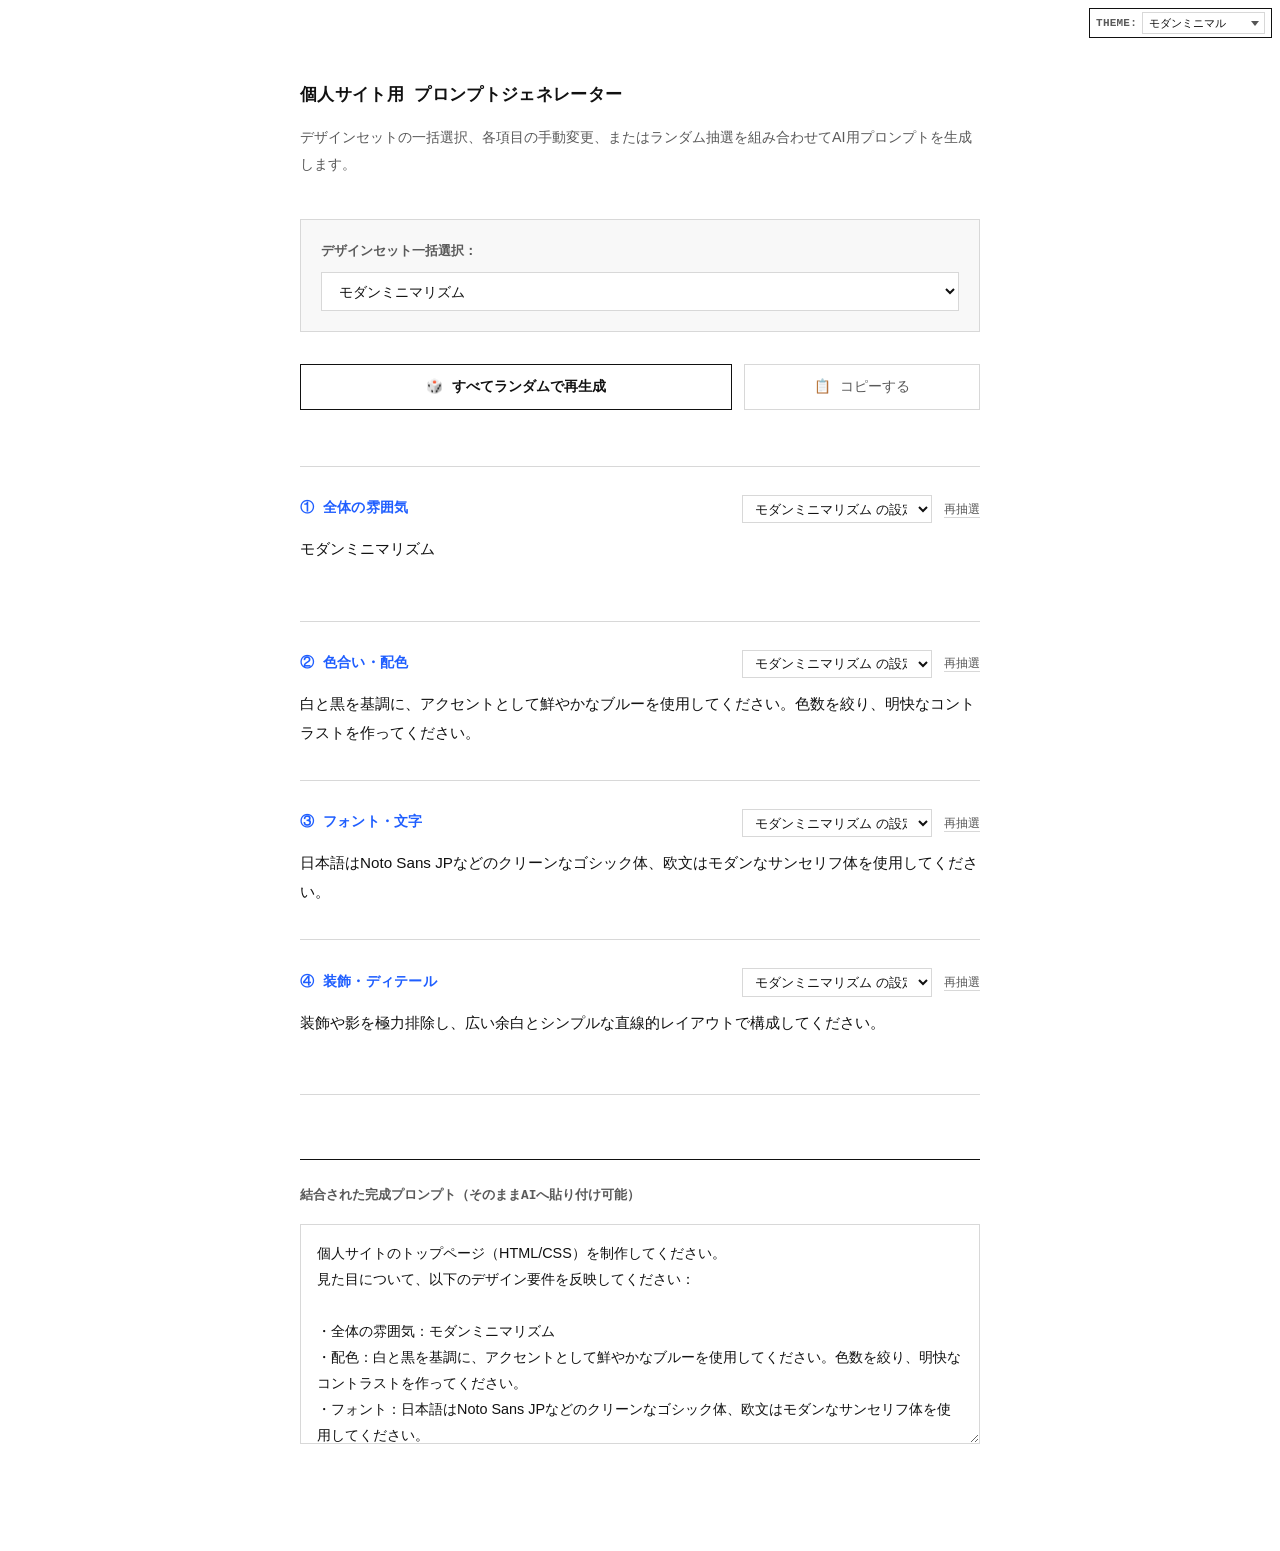
<file: randomdesign/index.html>
<!DOCTYPE html>
<html lang="ja" data-theme="modern">
<head>
  <meta charset="UTF-8">
  <meta name="viewport" content="width=device-width, initial-scale=1.0">
  <title>個人サイト用プロンプト ランダム生成ジェネレーター</title>
  <link rel="icon" href="favicon.svg" type="image/svg+xml">
  <!-- CSSを1本に統合 -->
  <link rel="stylesheet" href="style.css">
</head>
<body>

<!-- 右上に表示されるテーマ切り替えドロップダウン -->
<div class="theme-switcher-wrapper" data-tooltip="作成例">
  <label for="themeSwitcherSelect">THEME:</label>
  <select id="themeSwitcherSelect" aria-label="テーマ切り替え（作成例）">
    <!-- JSで自動挿入されます -->
  </select>
</div>

<div class="container">
  <h1>個人サイト用 プロンプトジェネレーター</h1>
  <p class="desc">デザインセットの一括選択、各項目の手動変更、またはランダム抽選を組み合わせてAI用プロンプトを生成します。</p>

  <!-- デザインセット一括選択エリア -->
  <div class="set-selector-panel">
    <label for="setSelect" class="panel-label">デザインセット一括選択：</label>
    <select id="setSelect" onchange="onSetChange(this.value)">
      <!-- JSで動的生成 -->
    </select>
  </div>

  <div class="action-panel">
    <button class="primary" onclick="generateAllRandom()">🎲 すべてランダムで再生成</button>
    <button class="secondary" id="copyBtn" onclick="copyPrompt()">📋 コピーする</button>
  </div>

  <div class="parts-grid">
    <!-- ① 雰囲気 -->
    <div class="part-card">
      <div class="part-header">
        <span class="part-title">① 全体の雰囲気</span>
        <div class="part-controls">
          <select id="select-mood" class="part-select" onchange="onManualSelect('mood', this.value)"></select>
          <button class="reroll-btn" onclick="rerollPart('mood')">再抽選</button>
        </div>
      </div>
      <p class="part-text" id="text-mood"></p>
    </div>

    <!-- ② 配色 -->
    <div class="part-card">
      <div class="part-header">
        <span class="part-title">② 色合い・配色</span>
        <div class="part-controls">
          <select id="select-color" class="part-select" onchange="onManualSelect('color', this.value)"></select>
          <button class="reroll-btn" onclick="rerollPart('color')">再抽選</button>
        </div>
      </div>
      <p class="part-text" id="text-color"></p>
    </div>

    <!-- ③ フォント -->
    <div class="part-card">
      <div class="part-header">
        <span class="part-title">③ フォント・文字</span>
        <div class="part-controls">
          <select id="select-font" class="part-select" onchange="onManualSelect('font', this.value)"></select>
          <button class="reroll-btn" onclick="rerollPart('font')">再抽選</button>
        </div>
      </div>
      <p class="part-text" id="text-font"></p>
    </div>

    <!-- ④ 装飾 -->
    <div class="part-card">
      <div class="part-header">
        <span class="part-title">④ 装飾・ディテール</span>
        <div class="part-controls">
          <select id="select-deco" class="part-select" onchange="onManualSelect('deco', this.value)"></select>
          <button class="reroll-btn" onclick="rerollPart('deco')">再抽選</button>
        </div>
      </div>
      <p class="part-text" id="text-deco"></p>
    </div>
  </div>

  <div class="result-box">
    <label for="output">結合された完成プロンプト（そのままAIへ貼り付け可能）</label>
    <textarea id="output" readonly></textarea>
  </div>
</div>

<script src="design-sets.js"></script>
<script src="app.js"></script>
<script src="theme-switcher.js"></script>
</body>
</html>
</file>
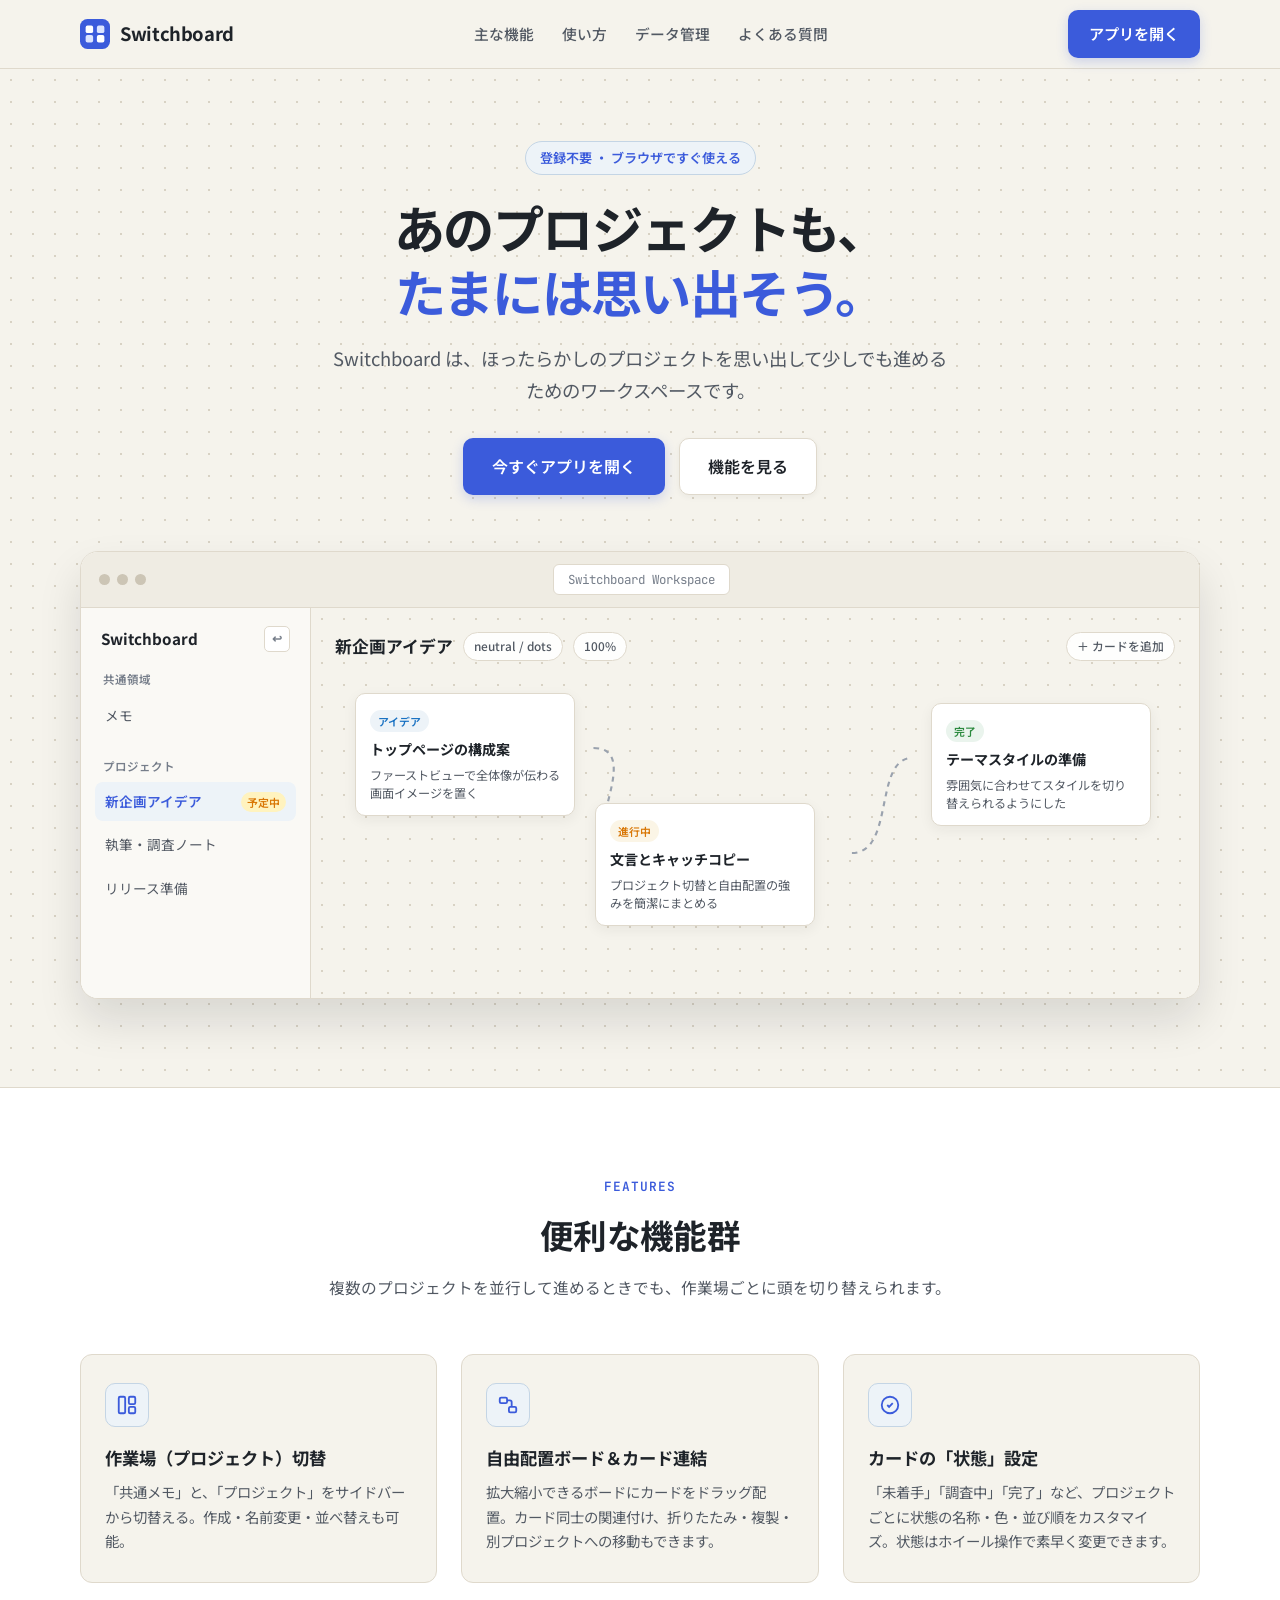
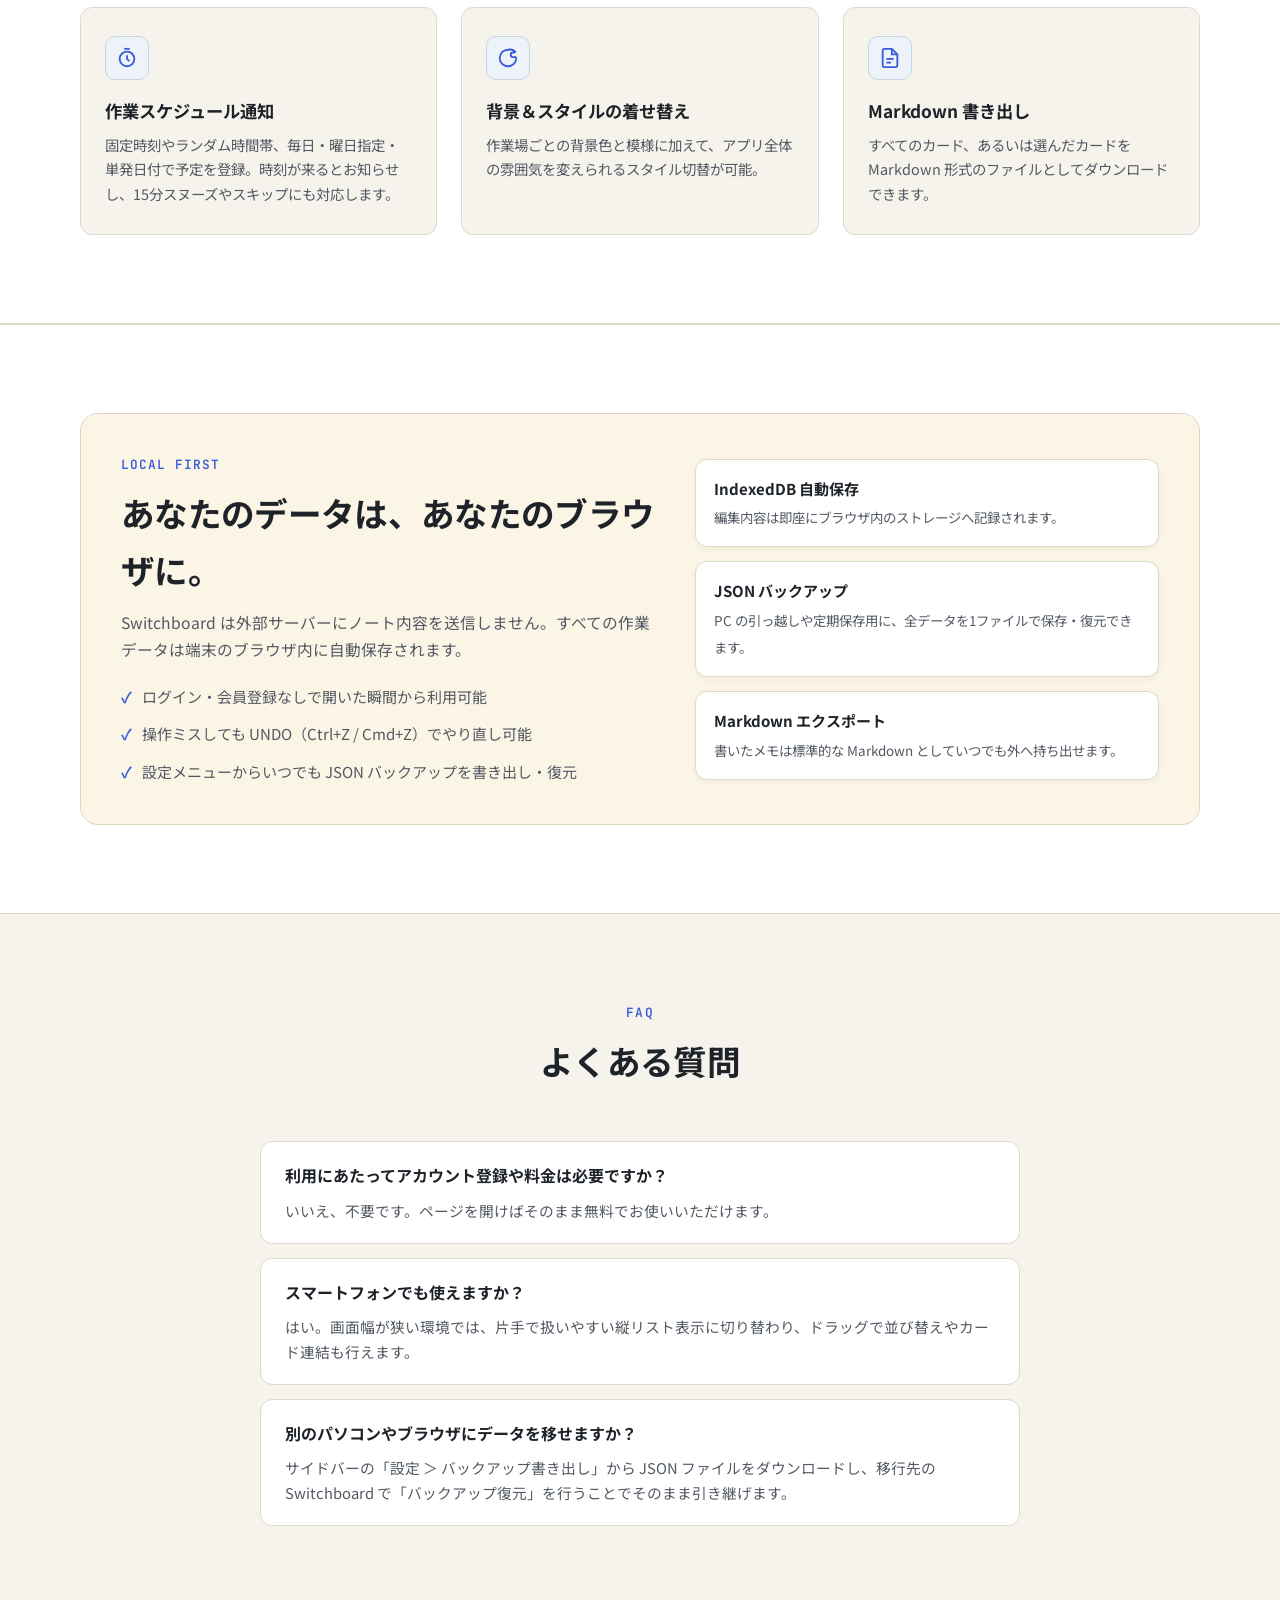
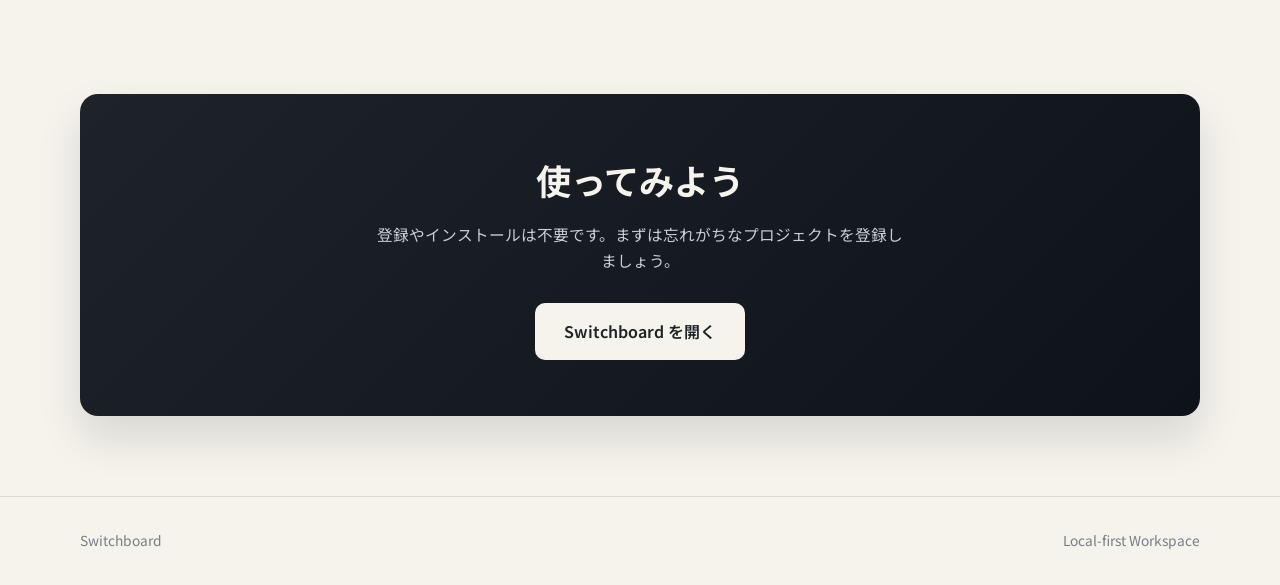
<file: Switchboard/index.html>
<!DOCTYPE html>
<html lang="ja">
<head>
    <meta charset="UTF-8">
    <meta name="viewport" content="width=device-width, initial-scale=1.0">
    <title>Switchboard — 思考と作業場を、瞬時に切り替えるワークスペース</title>
    <meta name="description" content="Switchboardは、メモやプロジェクトごとに作業場を切り替え、自由配置ボードで思考を整理できるブラウザ完結型のノート・タスクワークスペースです。">
    <link rel="icon" type="image/svg+xml" href="data:image/svg+xml,%3Csvg xmlns='http://www.w3.org/2000/svg' viewBox='0 0 32 32'%3E%3Crect width='32' height='32' rx='8' fill='%233b5bdb'/%3E%3Crect x='6' y='7' width='8' height='8' rx='2' fill='%23ffffff'/%3E%3Crect x='18' y='7' width='8' height='8' rx='2' fill='%23dbe4ff'/%3E%3Crect x='6' y='17' width='8' height='8' rx='2' fill='%23dbe4ff'/%3E%3Crect x='18' y='17' width='8' height='8' rx='2' fill='%23ffffff'/%3E%3C/svg%3E">
    <link rel="preconnect" href="https://fonts.googleapis.com">
    <link rel="preconnect" href="https://fonts.gstatic.com" crossorigin>
    <link href="https://fonts.googleapis.com/css2?family=JetBrains+Mono:wght@500;600&family=Noto+Sans+JP:wght@400;500;600;700&display=swap" rel="stylesheet">
    <link rel="stylesheet" href="style.css">
</head>
<body>

    <!-- Header -->
    <header class="site-header">
        <div class="container header-inner">
            <a href="#" class="brand">
                <svg class="brand-icon" viewBox="0 0 32 32" aria-hidden="true">
                    <rect width="32" height="32" rx="8" fill="#3b5bdb"/>
                    <rect x="6" y="7" width="8" height="8" rx="2" fill="#ffffff"/>
                    <rect x="18" y="7" width="8" height="8" rx="2" fill="#dbe4ff"/>
                    <rect x="6" y="17" width="8" height="8" rx="2" fill="#dbe4ff"/>
                    <rect x="18" y="17" width="8" height="8" rx="2" fill="#ffffff"/>
                </svg>
                <span>Switchboard</span>
            </a>

            <nav class="header-nav" aria-label="メインナビゲーション">
                <a href="#features">主な機能</a>
                <a href="#workflow">使い方</a>
                <a href="#privacy">データ管理</a>
                <a href="#faq">よくある質問</a>
            </nav>

            <a href="./app/" class="btn btn-primary">アプリを開く</a>
        </div>
    </header>

    <!-- Hero -->
    <section class="hero">
        <div class="container">
            <div class="hero-copy">
                <div class="hero-badge">登録不要 ・ ブラウザですぐ使える</div>
                <h1 class="hero-title">
                    あのプロジェクトも、<br><span>たまには思い出そう。</span>
                </h1>
                <p class="hero-lead">
                    Switchboard は、ほったらかしのプロジェクトを思い出して少しでも進めるためのワークスペースです。
                </p>
                <div class="hero-actions">
                    <a href="./app/" class="btn btn-primary btn-lg">今すぐアプリを開く</a>
                    <a href="#features" class="btn btn-secondary btn-lg">機能を見る</a>
                </div>
            </div>

            <!-- App Visual Mockup -->
            <div class="mockup-wrap" aria-hidden="true">
                <div class="mockup-topbar">
                    <div class="mockup-dots">
                        <span></span><span></span><span></span>
                    </div>
                    <div class="mockup-url">Switchboard Workspace</div>
                    <div class="mockup-spacer"></div>
                </div>
                <div class="mockup-body">
                    <aside class="mock-sidebar">
                        <div class="mock-sidebar-title">
                            <span>Switchboard</span>
                            <span class="mock-undo">↩</span>
                        </div>
                        <div>
                            <div class="mock-group-label">共通領域</div>
                            <div class="mock-nav-item">メモ</div>
                        </div>
                        <div>
                            <div class="mock-group-label">プロジェクト</div>
                            <div class="mock-nav-item active">
                                <span>新企画アイデア</span>
                                <span class="mock-schedule-pill">予定中</span>
                            </div>
                            <div class="mock-nav-item">執筆・調査ノート</div>
                            <div class="mock-nav-item">リリース準備</div>
                        </div>
                    </aside>

                    <div class="mock-board">
                        <div class="mock-board-toolbar">
                            <div class="mock-board-name">
                                新企画アイデア
                                <span class="mock-chip">neutral / dots</span>
                                <span class="mock-chip">100%</span>
                            </div>
                            <span class="mock-chip">＋ カードを追加</span>
                        </div>
                        <div class="mock-canvas-area">
                            <svg class="mock-link-svg" viewBox="0 0 780 290" preserveAspectRatio="none">
                                <path d="M 240 65 C 290 65, 220 170, 260 170" fill="none" stroke="#9aa2ae" stroke-width="2" stroke-dasharray="5 5"/>
                                <path d="M 480 170 C 520 170, 500 75, 536 75" fill="none" stroke="#9aa2ae" stroke-width="2" stroke-dasharray="5 5"/>
                            </svg>

                            <div class="mock-card mock-card-1">
                                <span class="mock-card-status st-blue">アイデア</span>
                                <h4>トップページの構成案</h4>
                                <p>ファーストビューで全体像が伝わる画面イメージを置く</p>
                            </div>
                            <div class="mock-card mock-card-2">
                                <span class="mock-card-status st-orange">進行中</span>
                                <h4>文言とキャッチコピー</h4>
                                <p>プロジェクト切替と自由配置の強みを簡潔にまとめる</p>
                            </div>
                            <div class="mock-card mock-card-3">
                                <span class="mock-card-status st-green">完了</span>
                                <h4>テーマスタイルの準備</h4>
                                <p>雰囲気に合わせてスタイルを切り替えられるようにした</p>
                            </div>
                        </div>
                    </div>
                </div>
            </div>
        </div>
    </section>

    <!-- Features -->
    <section id="features" class="section section-surface">
        <div class="container">
            <div class="section-header">
                <div class="section-kicker">Features</div>
                <h2 class="section-title">便利な機能群</h2>
                <p class="section-desc">複数のプロジェクトを並行して進めるときでも、作業場ごとに頭を切り替えられます。</p>
            </div>

            <div class="features-grid">
                <article class="feature-card">
                    <div class="feature-icon">
                        <svg width="22" height="22" viewBox="0 0 24 24" fill="none" stroke="currentColor" stroke-width="2">
                            <rect x="3" y="3" width="7" height="18" rx="1.5"/>
                            <rect x="14" y="3" width="7" height="8" rx="1.5"/>
                            <rect x="14" y="14" width="7" height="7" rx="1.5"/>
                        </svg>
                    </div>
                    <h3>作業場（プロジェクト）切替</h3>
                    <p>「共通メモ」と、「プロジェクト」をサイドバーから切替える。作成・名前変更・並べ替えも可能。</p>
                </article>

                <article class="feature-card">
                    <div class="feature-icon">
                        <svg width="22" height="22" viewBox="0 0 24 24" fill="none" stroke="currentColor" stroke-width="2">
                            <rect x="3" y="4" width="8" height="6" rx="1.5"/>
                            <rect x="13" y="14" width="8" height="6" rx="1.5"/>
                            <path d="M11 7h3a2 2 0 0 1 2 2v5"/>
                        </svg>
                    </div>
                    <h3>自由配置ボード＆カード連結</h3>
                    <p>拡大縮小できるボードにカードをドラッグ配置。カード同士の関連付け、折りたたみ・複製・別プロジェクトへの移動もできます。</p>
                </article>

                <article class="feature-card">
                    <div class="feature-icon">
                        <svg width="22" height="22" viewBox="0 0 24 24" fill="none" stroke="currentColor" stroke-width="2">
                            <circle cx="12" cy="12" r="9"/>
                            <path d="M9 12l2 2 4-4"/>
                        </svg>
                    </div>
                    <h3>カードの「状態」設定</h3>
                    <p>「未着手」「調査中」「完了」など、プロジェクトごとに状態の名称・色・並び順をカスタマイズ。状態はホイール操作で素早く変更できます。</p>
                </article>

                <article class="feature-card">
                    <div class="feature-icon">
                        <svg width="22" height="22" viewBox="0 0 24 24" fill="none" stroke="currentColor" stroke-width="2">
                            <circle cx="12" cy="13" r="8"/>
                            <path d="M12 9v4l2.5 2.5"/>
                            <path d="M9 2h6"/>
                        </svg>
                    </div>
                    <h3>作業スケジュール通知</h3>
                    <p>固定時刻やランダム時間帯、毎日・曜日指定・単発日付で予定を登録。時刻が来るとお知らせし、15分スヌーズやスキップにも対応します。</p>
                </article>

                <article class="feature-card">
                    <div class="feature-icon">
                        <svg width="22" height="22" viewBox="0 0 24 24" fill="none" stroke="currentColor" stroke-width="2">
                            <path d="M12 3a9 9 0 1 0 9 9c0-.5-.4-1-1-1h-2.5a2.5 2.5 0 0 1 0-5H19c.6 0 1-.4 1-1a9 9 0 0 0-8-2z"/>
                        </svg>
                    </div>
                    <h3>背景＆スタイルの着せ替え</h3>
                    <p>作業場ごとの背景色と模様に加えて、アプリ全体の雰囲気を変えられるスタイル切替が可能。</p>
                </article>

                <article class="feature-card">
                    <div class="feature-icon">
                        <svg width="22" height="22" viewBox="0 0 24 24" fill="none" stroke="currentColor" stroke-width="2">
                            <path d="M14 2H6a2 2 0 0 0-2 2v16a2 2 0 0 0 2 2h12a2 2 0 0 0 2-2V8z"/>
                            <path d="M14 2v6h6"/>
                            <path d="M8 13h8"/>
                            <path d="M8 17h5"/>
                        </svg>
                    </div>
                    <h3>Markdown 書き出し</h3>
                    <p>すべてのカード、あるいは選んだカードを Markdown 形式のファイルとしてダウンロードできます。</p>
                </article>
            </div>
        </div>
    </section>

    <!-- Workflow -->
    <!-- <section id="workflow" class="section">
        <div class="container">
            <div class="section-header">
                <div class="section-kicker">Workflow</div>
                <h2 class="section-title">はじめかた</h2>
                <p class="section-desc">メモ書きから始めて、プロジェクト単位の整理へ自然につなげられます。</p>
            </div>

            <div class="steps-grid">
                <div class="step-card">
                    <span class="step-num">STEP 01</span>
                    <h3>共通領域にまずメモを取る</h3>
                    <p>頭に浮かんだことは「共通領域（メモ）」へ。後でプロジェクトを作ったら、カードをそのまま移動できます。</p>
                </div>
                <div class="step-card">
                    <span class="step-num">STEP 02</span>
                    <h3>ボード上で並べて関連付ける</h3>
                    <p>カードの位置を動かしたり、関連するカード同士を繋いだりしながら全体像を整理。不要な詳細は折りたたんでスッキリ保てます。</p>
                </div>
                <div class="step-card">
                    <span class="step-num">STEP 03</span>
                    <h3>スケジュールで作業時間を確保</h3>
                    <p>取り組みたいプロジェクトに予定を入れておけば、時間になったとき自動でリマインド。作業場を切り替えるきっかけを作れます。</p>
                </div>
            </div>
        </div>
    </section> -->

    <!-- Privacy & Data -->
    <section id="privacy" class="section section-surface">
        <div class="container">
            <div class="trust-box">
                <div>
                    <div class="section-kicker">Local First</div>
                    <h2 class="section-title">あなたのデータは、あなたのブラウザに。</h2>
                    <p class="section-desc">
                        Switchboard は外部サーバーにノート内容を送信しません。すべての作業データは端末のブラウザ内に自動保存されます。
                    </p>
                    <ul class="trust-list">
                        <li><span class="trust-check">✓</span><span>ログイン・会員登録なしで開いた瞬間から利用可能</span></li>
                        <li><span class="trust-check">✓</span><span>操作ミスしても UNDO（Ctrl+Z / Cmd+Z）でやり直し可能</span></li>
                        <li><span class="trust-check">✓</span><span>設定メニューからいつでも JSON バックアップを書き出し・復元</span></li>
                    </ul>
                </div>

                <div class="trust-cards">
                    <div class="trust-mini">
                        <strong>IndexedDB 自動保存</strong>
                        <span>編集内容は即座にブラウザ内のストレージへ記録されます。</span>
                    </div>
                    <div class="trust-mini">
                        <strong>JSON バックアップ</strong>
                        <span>PC の引っ越しや定期保存用に、全データを1ファイルで保存・復元できます。</span>
                    </div>
                    <div class="trust-mini">
                        <strong>Markdown エクスポート</strong>
                        <span>書いたメモは標準的な Markdown としていつでも外へ持ち出せます。</span>
                    </div>
                </div>
            </div>
        </div>
    </section>

    <!-- FAQ -->
    <section id="faq" class="section">
        <div class="container">
            <div class="section-header">
                <div class="section-kicker">FAQ</div>
                <h2 class="section-title">よくある質問</h2>
            </div>

            <div class="faq-list">
                <div class="faq-item">
                    <h3>利用にあたってアカウント登録や料金は必要ですか？</h3>
                    <p>いいえ、不要です。ページを開けばそのまま無料でお使いいただけます。</p>
                </div>
                <div class="faq-item">
                    <h3>スマートフォンでも使えますか？</h3>
                    <p>はい。画面幅が狭い環境では、片手で扱いやすい縦リスト表示に切り替わり、ドラッグで並び替えやカード連結も行えます。</p>
                </div>
                <div class="faq-item">
                    <h3>別のパソコンやブラウザにデータを移せますか？</h3>
                    <p>サイドバーの「設定 ＞ バックアップ書き出し」から JSON ファイルをダウンロードし、移行先の Switchboard で「バックアップ復元」を行うことでそのまま引き継げます。</p>
                </div>
            </div>
        </div>
    </section>

    <!-- Bottom CTA -->
    <section class="cta-section">
        <div class="container">
            <div class="cta-banner">
                <h2>使ってみよう</h2>
                <p>登録やインストールは不要です。まずは忘れがちなプロジェクトを登録しましょう。</p>
                <a href="./app/" class="btn btn-paper btn-lg">Switchboard を開く</a>
            </div>
        </div>
    </section>

    <!-- Footer -->
    <footer class="site-footer">
        <div class="container footer-inner">
            <span>Switchboard</span>
            <span>Local-first Workspace</span>
        </div>
    </footer>

</body>
</html>
</file>
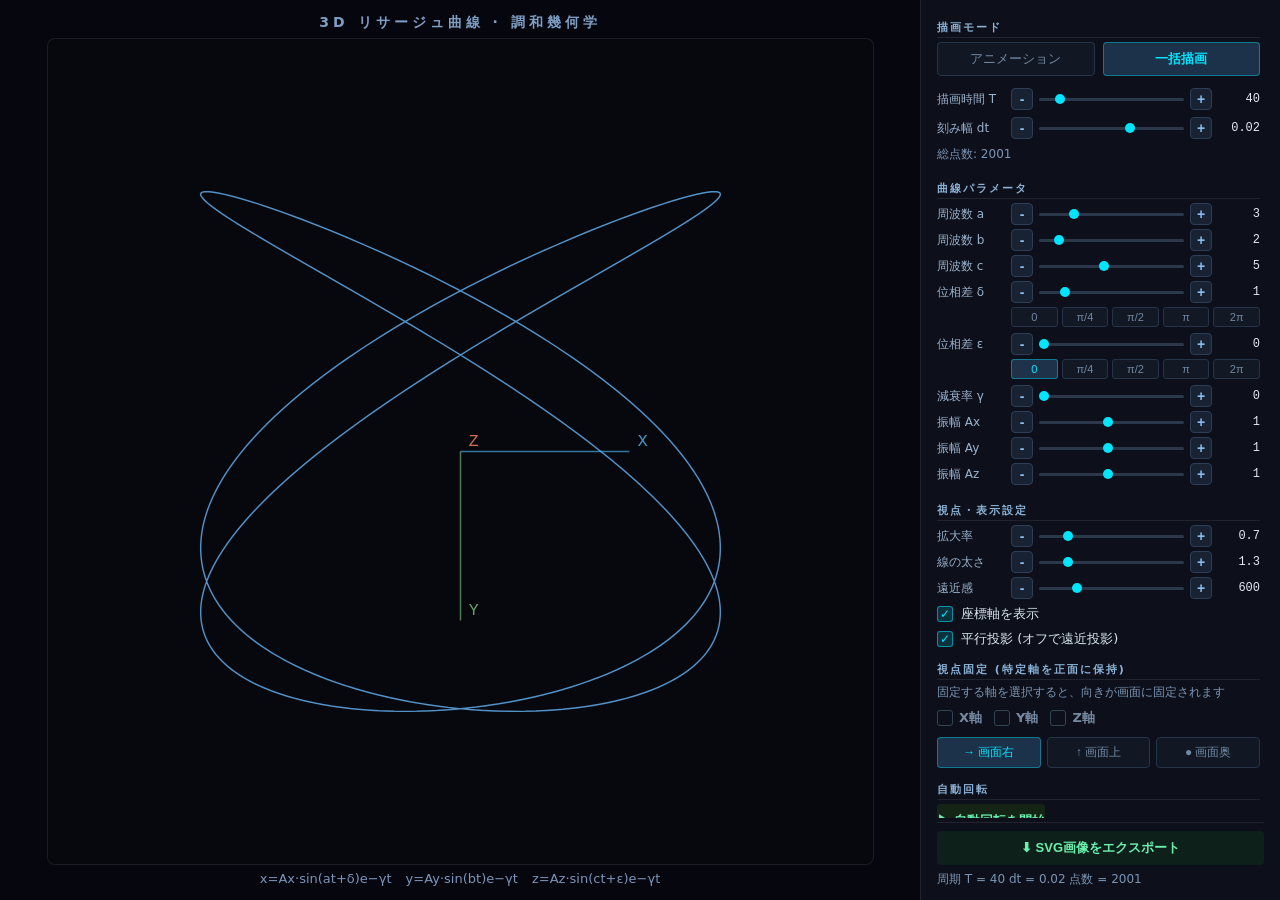
<file: Lissajousgraph/3D/index.html>
<!DOCTYPE html>
<html lang="ja">
<head>
  <meta charset="UTF-8">
  <meta name="viewport" content="width=device-width, initial-scale=1.0">
  <link rel="icon" href="favicon.svg" type="image/svg+xml">
  <title>3D Lissajous</title>
  <style>
    * { margin: 0; padding: 0; box-sizing: border-box; }
    body { background: #06060f; overflow: hidden; }
    /* スライダーのつまみを小さくする */
    input[type=range] { cursor: pointer; }
    input[type=range]::-webkit-slider-thumb {
      -webkit-appearance: none;
      width: 10px; height: 10px;
      border-radius: 50%;
      background: #00e5ff;
      cursor: pointer;
    }
    input[type=range]::-moz-range-thumb {
      width: 10px; height: 10px;
      border-radius: 50%;
      background: #00e5ff;
      border: none;
      cursor: pointer;
    }
  </style>
</head>
<body>
  <div id="app"></div>

  <!-- elm make --output=main.js でコンパイルしたファイルを読み込む -->
  <script src="main.js"></script>
  <script>
    const app = Elm.Main.init({ node: document.getElementById("app") });

    app.ports.exportSvg.subscribe(function(svgString) {
      const blob = new Blob([svgString], { type: "image/svg+xml;charset=utf-8" });
      const url  = URL.createObjectURL(blob);
      const a    = document.createElement("a");
      a.href     = url;
      a.download = "lissajous.svg";
      a.click();
      URL.revokeObjectURL(url);
    });
  </script>
</body>
</html>
</file>
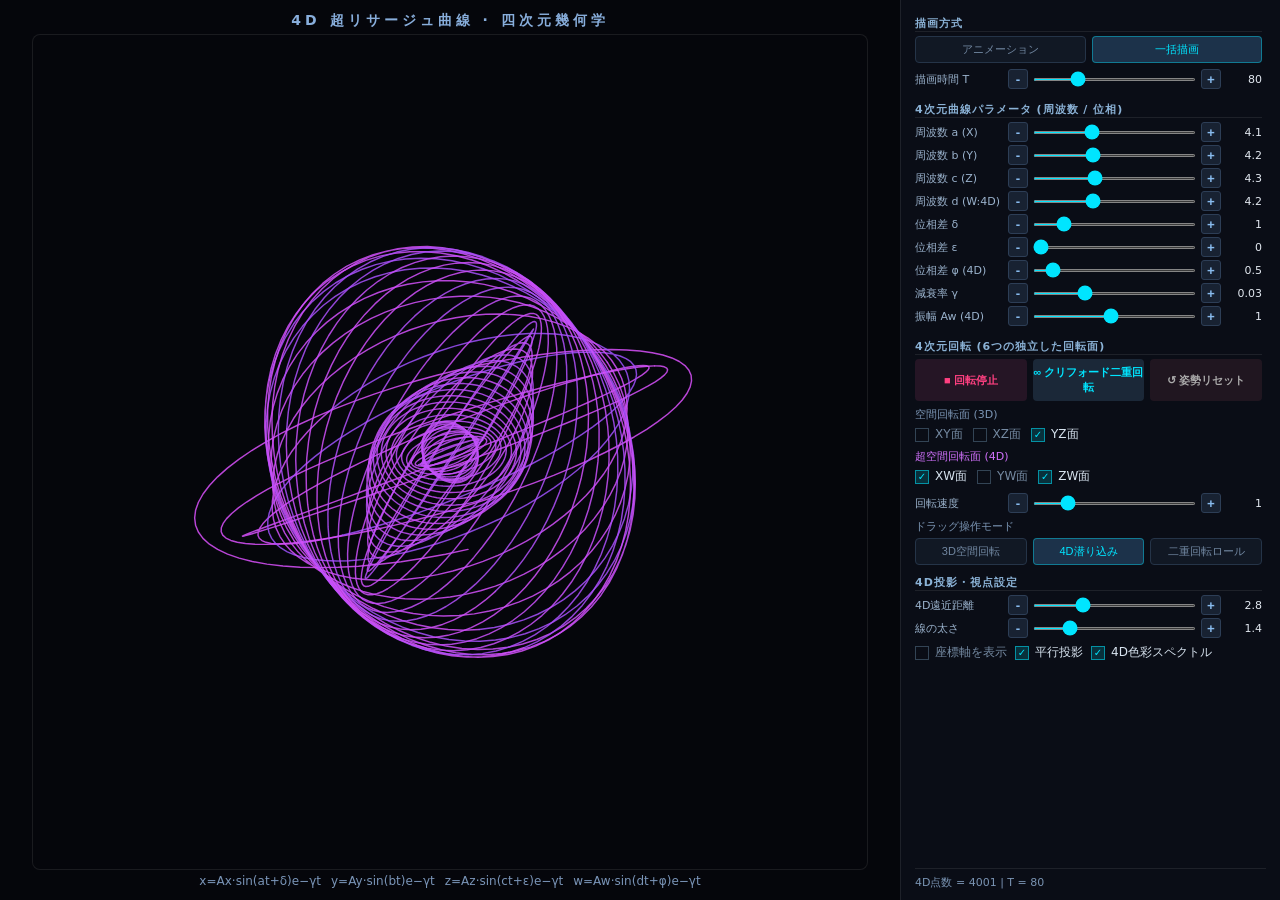
<file: Lissajousgraph/4D/index.html>
<!DOCTYPE html>
<html lang="ja">
<head>
  <meta charset="UTF-8">
  <meta name="viewport" content="width=device-width, initial-scale=1.0">
  <link rel="icon" href="favicon.svg" type="image/svg+xml">
  <title>4D Lissajous</title>
  <style>
    * { margin: 0; padding: 0; box-sizing: border-box; }
    body { background: #06060f; overflow: hidden; }
    /* スライダーのつまみを小さくする */
    input[type=range] { cursor: pointer; }
    input[type=range]::-webkit-slider-thumb {
      -webkit-appearance: none;
      width: 10px; height: 10px;
      border-radius: 50%;
      background: #00e5ff;
      cursor: pointer;
    }
    input[type=range]::-moz-range-thumb {
      width: 10px; height: 10px;
      border-radius: 50%;
      background: #00e5ff;
      border: none;
      cursor: pointer;
    }
  </style>
</head>
<body>
  <div id="app"></div>

  <script src="main.js"></script>
  <script>
    const app = Elm.Main.init({ node: document.getElementById("app") });

    app.ports.exportSvg.subscribe(function(svgString) {
      const blob = new Blob([svgString], { type: "image/svg+xml;charset=utf-8" });
      const url  = URL.createObjectURL(blob);
      const a    = document.createElement("a");
      a.href     = url;
      a.download = "lissajous.svg";
      a.click();
      URL.revokeObjectURL(url);
    });
  </script>
</body>
</html>
</file>
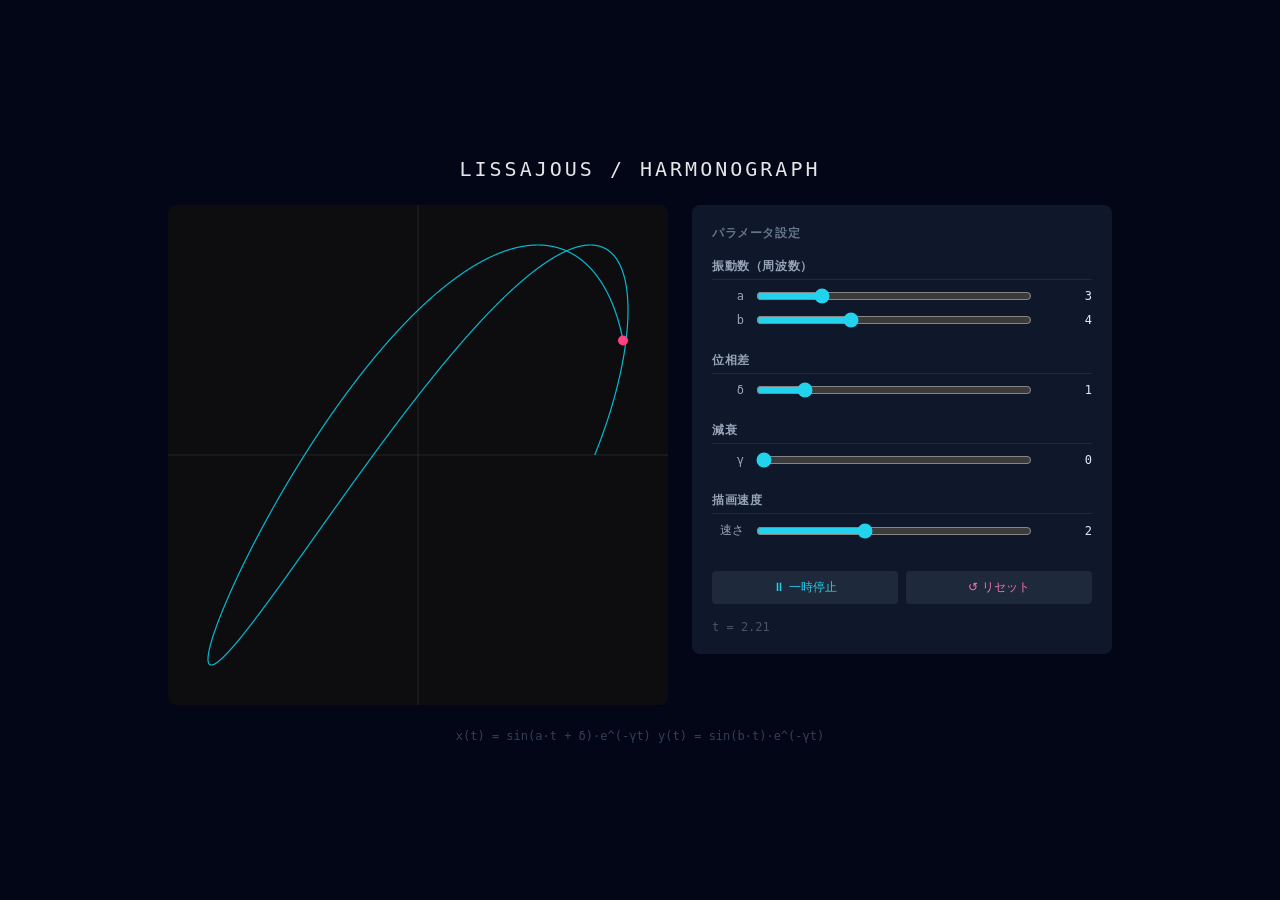
<file: Lissajousgraph/base/index.html>
<!DOCTYPE html>
<html lang="ja">
<head>
  <meta charset="UTF-8">
  <meta name="viewport" content="width=device-width, initial-scale=1.0">
  <link rel="icon" href="../favicon.svg" type="image/svg+xml">
  <title>Lissajous / Harmonograph</title>

  <!-- ページの説明（meta description） -->
  <meta name="description" content="リサージュ曲線シミュレーターです。周波数比、位相差、減衰係数をリアルタイムに変更して軌道を描画します。">
  
  <!-- 検索キーワード -->
  <meta name="keywords" content="リサージュ曲線, Lissajous, ハーモノグラフ, Harmonograph, 物理シミュレーション, 単振動, 数学アート, Elm">
  
  <!-- SNSシェア用 (OGP) -->
  <meta property="og:title" content="Lissajous / Harmonograph Simulator - リサージュ曲線シミュレーター">
  <meta property="og:description" content="リサージュ曲線を描画するシミュレーター。">
  <meta property="og:type" content="website">

  <script type="module" crossorigin src="./assets/index-BBqUy014.js"></script>
  <link rel="stylesheet" crossorigin href="./assets/index-C_JA0_vl.css">
</head>
<body>
    <div id="elm-root"></div>


</body>
</html>
</file>
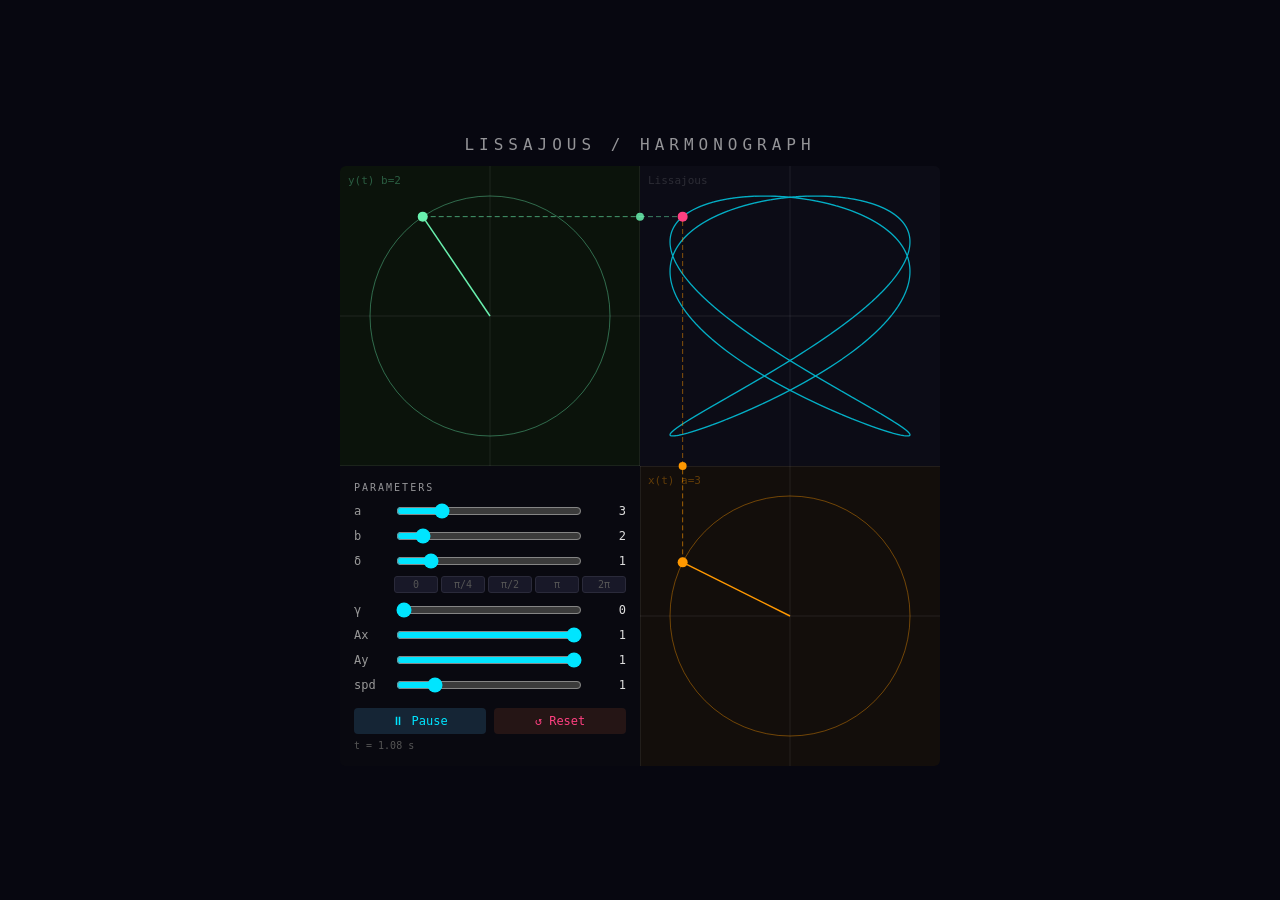
<file: Lissajousgraph/circles/index.html>
<!DOCTYPE html>
<html lang="ja">
<head>
  <meta charset="UTF-8">
  <meta name="viewport" content="width=device-width, initial-scale=1.0">
  <link rel="icon" href="../favicon.svg" type="image/svg+xml">
  
  <title>リサージュ曲線シミュレーター</title>
  
  <!-- ページの説明（meta description） -->
  <meta name="description" content="直交する2つの単振動（x軸・y軸の円運動）からリサージュ曲線が生成される仕組みを視覚的に学べるインタラクティブシミュレーターです。周波数比、位相差、減衰係数、振幅をリアルタイムに変更して軌道を描画します。">
  
  <!-- 検索キーワード -->
  <meta name="keywords" content="リサージュ曲線, Lissajous, ハーモノグラフ, Harmonograph, 物理シミュレーション, 単振動, 数学アート, Elm">
  
  <!-- SNSシェア用 (OGP) -->
  <meta property="og:title" content="Lissajous / Harmonograph Simulator - リサージュ曲線シミュレーター">
  <meta property="og:description" content="円周上を動く点とリサージュ曲線の関係を視覚化するシミュレーター。">
  <meta property="og:type" content="website">

  <style>
    /* 読み込み時の画面チラつきを防ぐための背景色とリセット */
    html, body {
      margin: 0;
      padding: 0;
      width: 100%;
      height: 100%;
      background-color: #070710;
      color: #fff;
      font-family: -apple-system, BlinkMacSystemFont, "Segoe UI", Roboto, "Helvetica Neue", Arial, monospace;
      -webkit-font-smoothing: antialiased;
    }
  </style>
</head>
<body>
  <div id="elm"></div>
  <script src="main.js"></script>
  <script>
    var app = Elm.Main.init({
      node: document.getElementById('elm')
    });
  </script>
</body>
</html>
</file>
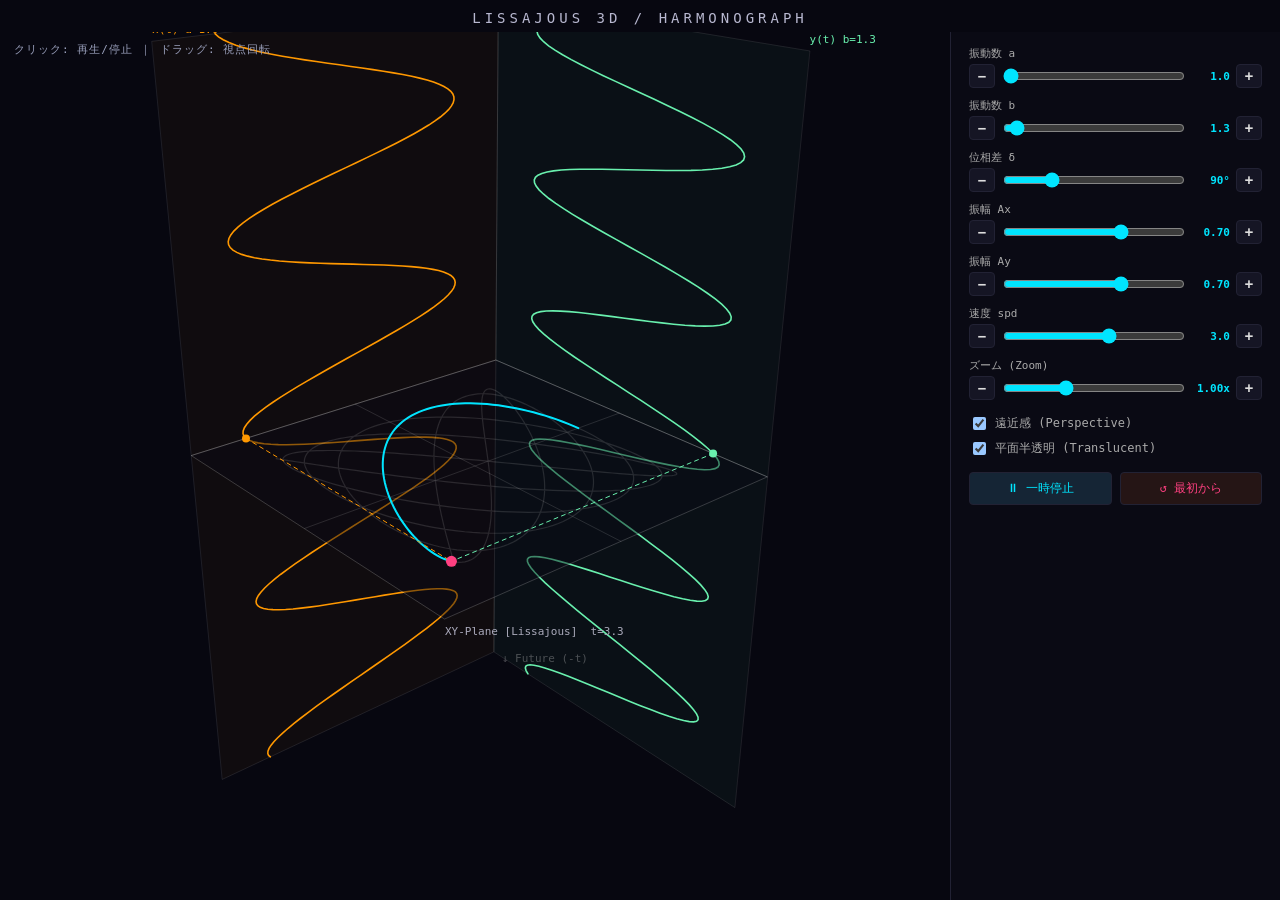
<file: Lissajousgraph/curves/index.html>
﻿<!DOCTYPE html>
<html lang="ja">
<head>
<meta charset="utf-8">
<meta name="viewport" content="width=device-width, initial-scale=1, viewport-fit=cover">
<title>リサジュー図形の3次元可視化</title>

  <!-- ページの説明（meta description） -->
  <meta name="description" content="直交する2つの単振動からリサージュ曲線が生成される仕組みを視覚的に学べるインタラクティブシミュレーターです。周波数比、位相差、減衰係数、振幅をリアルタイムに変更して軌道を描画します。">
  
  <!-- 検索キーワード -->
  <meta name="keywords" content="リサージュ曲線, Lissajous, ハーモノグラフ, Harmonograph, 物理シミュレーション, 単振動, 数学アート, Elm">
  
  <!-- SNSシェア用 (OGP) -->
  <meta property="og:title" content="リサジュー図形の3次元可視化">
  <meta property="og:description" content="x・y軸の単振動とリサジュー図形の関係を視覚化するシミュレーター。">
  <meta property="og:type" content="website">


<style>
:root {
  --bg: #070710;
  --panel: #0a0a14;
  --border: #222234;
  --fg: #e0e0e8;
  --mute: #ffffff44;
  --grid: #ffffff1c;
  --curve: #00e5ff;
  --cx: #ff9800;
  --cy: #69f0ae;
  --now: #ff4081;
  color-scheme: dark;
}

html, body {
  height: 100%;
  margin: 0;
  padding: 0;
  background: var(--bg);
  color: var(--fg);
  font-family: monospace;
  display: flex;
  flex-direction: column;
  overflow: hidden;
  user-select: none;
  -webkit-user-select: none;
}

#header {
  padding: 10px 16px 6px;
  text-align: center;
  color: #b8b8d0;
  font-size: 14px;
  letter-spacing: 4px;
  text-transform: uppercase;
  flex-shrink: 0;
}

/* メイン領域：PCでは左右配置 */
#main {
  flex: 1;
  min-height: 0;
  display: flex;
  flex-direction: row;
  overflow: hidden;
}

/* 図形エリア（左側） */
#wrap {
  flex: 1;
  min-width: 0;
  min-height: 0;
  position: relative;
}

canvas {
  width: 100%;
  height: 100%;
  display: block;
  touch-action: none;
  cursor: pointer;
}

#hint {
  position: absolute;
  left: 14px;
  top: 10px;
  font-size: 11px;
  color: #9aa0bc;
  pointer-events: none;
  letter-spacing: 1px;
}

/* コントローラーパネル（右側） */
#panel {
  width: 330px;
  flex-shrink: 0;
  background: var(--panel);
  border-left: 1px solid var(--border);
  padding: 14px 18px;
  display: flex;
  flex-direction: column;
  gap: 10px;
  font-size: 12px;
  overflow-y: auto;
  box-sizing: border-box;
}

#panel::-webkit-scrollbar {
  width: 6px;
}
#panel::-webkit-scrollbar-thumb {
  background: #252538;
  border-radius: 3px;
}

.ctrl-group {
  display: flex;
  flex-direction: column;
  gap: 3px;
}

.ctrl-title {
  color: #aaa;
  font-size: 11px;
}

.slider-box {
  display: flex;
  align-items: center;
  gap: 6px;
}

.ctrl-val {
  min-width: 3.4em;
  text-align: right;
  font-variant-numeric: tabular-nums;
  color: #00e5ff;
  font-weight: bold;
  font-size: 11px;
  flex-shrink: 0;
}

.step-btn {
  width: 26px;
  height: 24px;
  flex-shrink: 0;
  display: flex;
  align-items: center;
  justify-content: center;
  background: #151524;
  color: #ddd;
  border: 1px solid var(--border);
  border-radius: 4px;
  font-size: 14px;
  font-family: monospace;
  font-weight: bold;
  cursor: pointer;
  user-select: none;
  -webkit-user-select: none;
  -webkit-touch-callout: none;
  touch-action: manipulation;
  padding: 0;
}

.step-btn:active {
  background: #2a2a44;
  color: var(--curve);
  border-color: #404060;
}

input[type=range] {
  flex: 1;
  min-width: 0;
  accent-color: var(--curve);
  cursor: pointer;
}

.chk-group {
  display: flex;
  flex-direction: column;
  gap: 6px;
  margin-top: 4px;
}

label.chk {
  display: flex;
  gap: 6px;
  align-items: center;
  cursor: pointer;
  color: #aaa;
}

.btns {
  display: flex;
  gap: 8px;
  margin-top: 4px;
}

button.act-btn {
  flex: 1;
  font-family: monospace;
  font-size: 12px;
  padding: 7px 12px;
  border: 1px solid var(--border);
  border-radius: 4px;
  cursor: pointer;
  transition: all 0.15s ease;
}

#play {
  background: #152535;
  color: var(--curve);
}
#play.paused {
  background: #152515;
  color: var(--cy);
}

#reset {
  background: #251515;
  color: var(--now);
}

@media (max-width: 768px) {
  #main {
    flex-direction: column;
  }
  #wrap {
    flex: 1;
    min-height: 220px;
  }
  #panel {
    width: 100%;
    max-height: 52vh;
    border-left: none;
    border-top: 1px solid var(--border);
    padding: 10px 16px;
    gap: 8px;
  }
}
</style>
</head>
<body>

<div id="header">Lissajous 3D / Harmonograph</div>

<div id="main">
  <div id="wrap">
    <canvas id="cv"></canvas>
    <div id="hint">クリック: 再生/停止 ｜ ドラッグ: 視点回転</div>
  </div>

  <div id="panel">
    <!-- 1. 振動数 a -->
    <div class="ctrl-group">
      <span class="ctrl-title">振動数 a</span>
      <div class="slider-box">
        <button class="step-btn" data-step="-1">−</button>
        <input id="a" type="range" min="1" max="10" step="0.1" value="1.0">
        <span class="ctrl-val" id="val_a"></span>
        <button class="step-btn" data-step="1">+</button>
      </div>
    </div>

    <!-- 2. 振動数 b -->
    <div class="ctrl-group">
      <span class="ctrl-title">振動数 b</span>
      <div class="slider-box">
        <button class="step-btn" data-step="-1">−</button>
        <input id="b" type="range" min="1" max="10" step="0.1" value="1.3">
        <span class="ctrl-val" id="val_b"></span>
        <button class="step-btn" data-step="1">+</button>
      </div>
    </div>

    <!-- 3. 位相差 δ (delta) -->
    <div class="ctrl-group">
      <span class="ctrl-title">位相差 δ</span>
      <div class="slider-box">
        <button class="step-btn" data-step="-1">−</button>
        <input id="d" type="range" min="0" max="360" step="1" value="90">
        <span class="ctrl-val" id="val_d"></span>
        <button class="step-btn" data-step="1">+</button>
      </div>
    </div>

    <!-- 4. 振幅 Ax -->
    <div class="ctrl-group">
      <span class="ctrl-title">振幅 Ax</span>
      <div class="slider-box">
        <button class="step-btn" data-step="-1">−</button>
        <input id="A" type="range" min="0.1" max="1" step="0.05" value="0.70">
        <span class="ctrl-val" id="val_A"></span>
        <button class="step-btn" data-step="1">+</button>
      </div>
    </div>

    <!-- 5. 振幅 Ay -->
    <div class="ctrl-group">
      <span class="ctrl-title">振幅 Ay</span>
      <div class="slider-box">
        <button class="step-btn" data-step="-1">−</button>
        <input id="B" type="range" min="0.1" max="1" step="0.05" value="0.70">
        <span class="ctrl-val" id="val_B"></span>
        <button class="step-btn" data-step="1">+</button>
      </div>
    </div>

    <!-- 6. 速度 spd -->
    <div class="ctrl-group">
      <span class="ctrl-title">速度 spd</span>
      <div class="slider-box">
        <button class="step-btn" data-step="-1">−</button>
        <input id="sp" type="range" min="0.1" max="5.0" step="0.1" value="3.0">
        <span class="ctrl-val" id="val_sp"></span>
        <button class="step-btn" data-step="1">+</button>
      </div>
    </div>

    <!-- 7. ズーム zoom -->
    <div class="ctrl-group">
      <span class="ctrl-title">ズーム (Zoom)</span>
      <div class="slider-box">
        <button class="step-btn" data-step="-1">−</button>
        <input id="zm" type="range" min="0.5" max="2.0" step="0.05" value="1.00">
        <span class="ctrl-val" id="val_zm"></span>
        <button class="step-btn" data-step="1">+</button>
      </div>
    </div>

    <!-- チェック項目群（半透明をデフォルトでON） -->
    <div class="chk-group">
      <label class="chk"><input id="persp" type="checkbox" checked> 遠近感 (Perspective)</label>
      <label class="chk"><input id="transPlane" type="checkbox" checked> 平面半透明 (Translucent)</label>
    </div>

    <div class="btns">
      <button id="play" class="act-btn">⏸ 一時停止</button>
      <button id="reset" class="act-btn">↺ 最初から</button>
    </div>
  </div>
</div>

<script>
"use strict";
const cv = document.getElementById("cv"), ctx = cv.getContext("2d");
const W = 4 * Math.PI, H = 2.0;
let yaw = 0.7, pit = 0.45, t = 0, playing = true, last = null, w = 0, h = 0;
let needsRedraw = true;
let lissScreenDirty = true;

const P = { a: 1.0, b: 1.3, d: Math.PI / 2, A: 0.70, B: 0.70, sp: 3.0, zm: 1.00 };
const fmt = {
  a: v => (+v).toFixed(1),
  b: v => (+v).toFixed(1),
  d: v => v + "°",
  A: v => (+v).toFixed(2),
  B: v => (+v).toFixed(2),
  sp: v => (+v).toFixed(1),
  zm: v => (+v).toFixed(2) + "x"
};
const keyList = ["a", "b", "d", "A", "B", "sp", "zm"];

const colors = {
  grid: "#ffffff18",
  curve: "#00e5ff",
  now: "#ff4081",
  mute: "#ffffff44",
  cx: "#ff9800",
  cy: "#69f0ae"
};

const X = tt => P.A * Math.sin(P.a * tt + P.d);
const Y = tt => P.B * Math.sin(P.b * tt);

// リサジュー図形の事前計算
let lissPoints = [];
const T_LISS_MAX = 24 * Math.PI;
function calcLissajous() {
  lissPoints = [];
  const maxFreq = Math.max(P.a, P.b);
  const N_liss = Math.min(6000, Math.max(800, Math.round(T_LISS_MAX * maxFreq * 18)));
  for (let i = 0; i <= N_liss; i++) {
    const tt = (T_LISS_MAX * i) / N_liss;
    lissPoints.push({ t: tt, x: X(tt), y: Y(tt), sx: 0, sy: 0 });
  }
  lissScreenDirty = true;
}

// コントロール設定
for (const id of keyList) {
  const el = document.getElementById(id);
  const out = document.getElementById("val_" + id);
  const row = el.closest(".ctrl-group");

  const upd = () => {
    out.textContent = fmt[id](el.value);
    if (id === "d") P.d = el.value * Math.PI / 180;
    else if (id === "zm") {
      P.zm = +el.value;
      lissScreenDirty = true;
    } else {
      P[id] = +el.value;
    }
    if (id !== "sp" && id !== "zm") {
      calcLissajous();
    }
    needsRedraw = true;
  };
  el.addEventListener("input", upd);

  row.querySelectorAll(".step-btn").forEach(btn => {
    const dir = parseInt(btn.dataset.step, 10);
    let timer = null, interval = null;

    const doStep = () => {
      const step = parseFloat(el.step) || 1;
      const min = parseFloat(el.min), max = parseFloat(el.max);
      let val = parseFloat(el.value) + dir * step;
      val = Math.max(min, Math.min(max, val));
      const decimals = (el.step.split(".")[1] || "").length;
      el.value = val.toFixed(decimals);
      upd();
    };

    const start = (e) => {
      e.preventDefault();
      doStep();
      timer = setTimeout(() => {
        interval = setInterval(doStep, 60);
      }, 300);
    };

    const stop = () => {
      if (timer) clearTimeout(timer);
      if (interval) clearInterval(interval);
      timer = null;
      interval = null;
    };

    btn.addEventListener("pointerdown", start);
    btn.addEventListener("pointerup", stop);
    btn.addEventListener("pointercancel", stop);
    btn.addEventListener("pointerleave", stop);
    btn.addEventListener("contextmenu", e => e.preventDefault());
  });

  upd();
}

const playBtn = document.getElementById("play");
function togglePlay() {
  playing = !playing;
  playBtn.textContent = playing ? "⏸ 一時停止" : "▶ 再生";
  playBtn.className = "act-btn " + (playing ? "" : "paused");
  needsRedraw = true;
}
playBtn.onclick = togglePlay;

const persp = document.getElementById("persp");
const transPlane = document.getElementById("transPlane");

persp.addEventListener("change", () => { lissScreenDirty = true; needsRedraw = true; });
transPlane.addEventListener("change", () => { needsRedraw = true; });

document.getElementById("reset").onclick = () => {
  t = 0;
  needsRedraw = true;
};

function resize() {
  const r = cv.getBoundingClientRect(), dpr = window.devicePixelRatio || 1;
  w = r.width; h = r.height;
  cv.width = w * dpr; cv.height = h * dpr;
  ctx.setTransform(dpr, 0, 0, dpr, 0, 0);
  lissScreenDirty = true;
  needsRedraw = true;
}
addEventListener("resize", resize);
if (window.ResizeObserver) new ResizeObserver(resize).observe(cv);
resize();

// 視点操作ドラッグ
let drag = null, moved = false;
cv.addEventListener("pointerdown", e => {
  drag = { x: e.clientX, y: e.clientY };
  moved = false;
  cv.setPointerCapture(e.pointerId);
  cv.style.cursor = "grabbing";
});

cv.addEventListener("pointermove", e => {
  if (!drag) return;
  const dx = e.clientX - drag.x, dy = e.clientY - drag.y;
  if (Math.abs(dx) > 3 || Math.abs(dy) > 3) moved = true;
  yaw += dx * 0.008;
  pit = Math.max(0.05, Math.min(Math.PI / 2 - 0.05, pit + dy * 0.008));
  drag = { x: e.clientX, y: e.clientY };
  lissScreenDirty = true;
  needsRedraw = true;
});

const endDrag = () => {
  if (drag && !moved) togglePlay();
  drag = null;
  cv.style.cursor = "pointer";
};
cv.addEventListener("pointerup", endDrag);
cv.addEventListener("pointercancel", () => { drag = null; cv.style.cursor = "pointer"; });

// カメラ計算 (Zoom反映)
let cy = 0, sy = 0, cp = 0, sp_val = 0, s_scale = 1, isPersp = true;
const D = 7;

function updateCameraConstants() {
  cy = Math.cos(yaw);
  sy = Math.sin(yaw);
  cp = Math.cos(pit);
  sp_val = Math.sin(pit);
  s_scale = (Math.min(w * 0.75, h * 0.8) / 3.4) * P.zm;
  isPersp = persp.checked;
}

function proj(x, y, z) {
  const x1 = x * cy - y * sy;
  const y1 = x * sy + y * cy;
  const dep = y1 * cp - z * sp_val;
  const up = y1 * sp_val + z * cp;
  const k = isPersp ? D / (D + dep) : 1;
  return [w / 2 + s_scale * x1 * k, h / 2 - s_scale * up * k];
}

function line(p, q) {
  ctx.beginPath();
  ctx.moveTo(p[0], p[1]);
  ctx.lineTo(q[0], q[1]);
  ctx.stroke();
}

function poly(pts) {
  ctx.beginPath();
  pts.forEach((p, i) => i ? ctx.lineTo(p[0], p[1]) : ctx.moveTo(p[0], p[1]));
  ctx.closePath();
}

function drawWaveDirect(col, N, tStart, tLen, zStart, zLen, isXWave, wallCoord) {
  ctx.strokeStyle = col;
  ctx.lineWidth = 1.6;
  ctx.beginPath();
  for (let i = 0; i <= N; i++) {
    const ratio = i / N;
    const tt = tStart + tLen * ratio;
    const z = zStart + zLen * ratio;
    const x = isXWave ? X(tt) : wallCoord;
    const y = isXWave ? wallCoord : Y(tt);
    const p = proj(x, y, z);
    if (i === 0) ctx.moveTo(p[0], p[1]);
    else ctx.lineTo(p[0], p[1]);
  }
  ctx.stroke();
}

function drawWall(zMin, zMax, wy, wx, cxc, cyc) {
  ctx.lineWidth = 1;
  for (const [wall, wc] of [[[[-1, wy], [1, wy]], cxc], [[[wx, -1], [wx, 1]], cyc]]) {
    ctx.strokeStyle = colors.grid;
    poly([[...wall[0], zMin], [...wall[1], zMin], [...wall[1], zMax], [...wall[0], zMax]].map(p => proj(p[0], p[1], p[2])));
    ctx.fillStyle = wc;
    ctx.globalAlpha = 0.04;
    ctx.fill();
    ctx.globalAlpha = 1;
    ctx.stroke();
  }
}

function draw() {
  ctx.clearRect(0, 0, w, h);
  updateCameraConstants();

  const { curve, now, mute, cx: cxc, cy: cyc } = colors;
  const wy = 1, wx = 1;
  const c = [[-1, -1], [1, -1], [1, 1], [-1, 1]];

  const maxFreq = Math.max(P.a, P.b);
  const N_half = Math.min(800, Math.max(120, Math.round(W * maxFreq * 8)));

  ctx.lineCap = "round";

  // 1. 奥側 (t軸マイナス: z < 0)
  drawWall(-H, 0, wy, wx, cxc, cyc);
  drawWaveDirect(cxc, N_half, t, W, 0, -H, true, wy);
  drawWaveDirect(cyc, N_half, t, W, 0, -H, false, wx);

  // 2. XY平面（デフォルト半透明 / 切り替え可）
  const bot = c.map(([x, y]) => proj(x, y, 0));
  poly(bot);
  if (transPlane.checked) {
    ctx.fillStyle = "rgba(9, 9, 21, 0.45)"; // 半透明（向こう側が見える）
  } else {
    ctx.fillStyle = "#090915"; // 完全不透過（向こう側が見えない）
  }
  ctx.fill();
  ctx.strokeStyle = "#ffffff30";
  ctx.lineWidth = 1;
  ctx.stroke();

  // 軸線
  ctx.strokeStyle = "#ffffff20";
  line(proj(-1, 0, 0), proj(1, 0, 0));
  line(proj(0, -1, 0), proj(0, 1, 0));

  // 3. リサジュー図形
  if (lissScreenDirty) {
    for (let i = 0; i < lissPoints.length; i++) {
      const p = proj(lissPoints[i].x, lissPoints[i].y, 0);
      lissPoints[i].sx = p[0];
      lissPoints[i].sy = p[1];
    }
    lissScreenDirty = false;
  }

  // 3-1. 未通過部分
  ctx.strokeStyle = "rgba(255, 255, 255, 0.12)";
  ctx.lineWidth = 1.2;
  ctx.beginPath();
  for (let i = 0; i < lissPoints.length; i++) {
    const pt = lissPoints[i];
    if (i === 0) ctx.moveTo(pt.sx, pt.sy);
    else ctx.lineTo(pt.sx, pt.sy);
  }
  ctx.stroke();

  // 3-2. 通過済み部分（シアン色に変化）
  ctx.strokeStyle = curve;
  ctx.lineWidth = 2.0;
  ctx.beginPath();
  let drawn = false;
  for (let i = 0; i < lissPoints.length; i++) {
    const pt = lissPoints[i];
    if (pt.t > t) {
      const p = proj(X(t), Y(t), 0);
      ctx.lineTo(p[0], p[1]);
      drawn = true;
      break;
    }
    if (i === 0) ctx.moveTo(pt.sx, pt.sy);
    else ctx.lineTo(pt.sx, pt.sy);
    drawn = true;
  }
  if (drawn) ctx.stroke();

  // 4. 手前側 (t軸プラス: z > 0)
  drawWall(0, H, wy, wx, cxc, cyc);
  drawWaveDirect(cxc, N_half, t - W, W, H, -H, true, wy);
  drawWaveDirect(cyc, N_half, t - W, W, H, -H, false, wx);

  // 5. 現在点 & ガイド線
  const px = X(t), py = Y(t);
  const o = proj(px, py, 0), g = proj(px, wy, 0), v = proj(wx, py, 0);
  ctx.lineWidth = 1;
  ctx.setLineDash([4, 4]);
  ctx.strokeStyle = cxc; line(g, o);
  ctx.strokeStyle = cyc; line(v, o);
  ctx.setLineDash([]);

  for (const [q, qc, r] of [[g, cxc, 4], [v, cyc, 4], [o, now, 5.5]]) {
    ctx.fillStyle = qc;
    ctx.beginPath();
    ctx.arc(q[0], q[1], r, 0, Math.PI * 2);
    ctx.fill();
  }

  // 6. ラベル
  ctx.font = "11px monospace";
  const lx = proj(-1, wy, H), ly = proj(wx, -1, H), a = proj(-1, -1, 0);
  const mTop = proj(wx, wy, H), mBot = proj(wx, wy, -H);
  ctx.fillStyle = cxc; ctx.fillText("x(t) a=" + P.a.toFixed(1), lx[0], lx[1] - 8);
  ctx.fillStyle = cyc; ctx.fillText("y(t) b=" + P.b.toFixed(1), ly[0], ly[1] - 8);
  ctx.fillStyle = "#aaaabb";
  ctx.fillText("XY-Plane [Lissajous]  t=" + t.toFixed(1), a[0], a[1] + 16);
  ctx.fillStyle = mute;
  ctx.fillText("↑ Past (+t)", mTop[0] + 8, mTop[1]);
  ctx.fillText("↓ Future (-t)", mBot[0] + 8, mBot[1] + 10);
}

function frame(ts) {
  if (last === null) last = ts;
  const dt = Math.min(0.05, (ts - last) / 1000);
  last = ts;
  if (playing) {
    t += dt * P.sp;
    needsRedraw = true;
  }
  if (needsRedraw) {
    draw();
    needsRedraw = false;
  }
  requestAnimationFrame(frame);
}
requestAnimationFrame(frame);
</script>
</body>
</html>
</file>
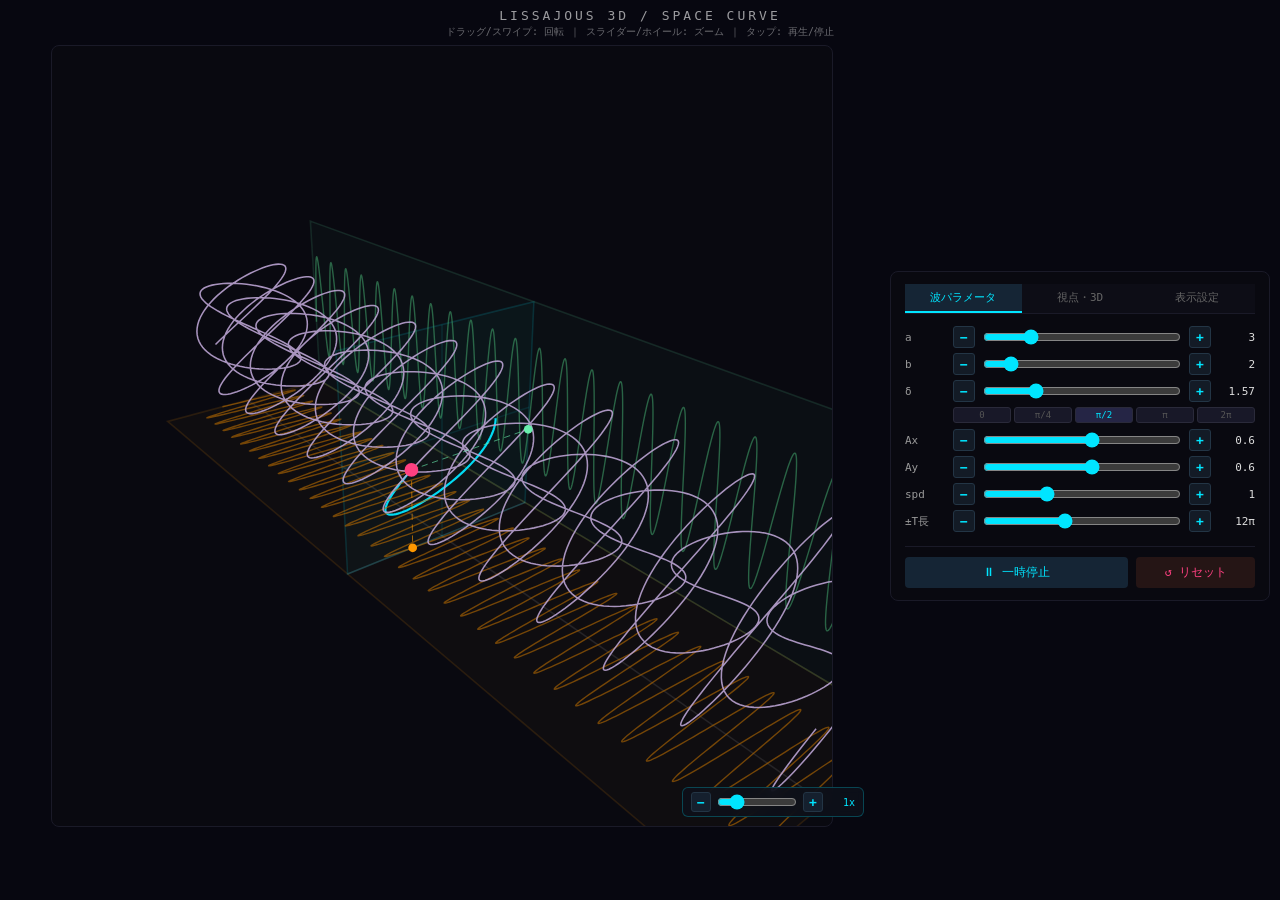
<file: Lissajousgraph/locus/index.html>
<!DOCTYPE html>
<html lang="ja">
<head>
  <meta charset="UTF-8">
  <meta name="viewport" content="width=device-width, initial-scale=1.0">
  <link rel="icon" href="../favicon.svg" type="image/svg+xml">
  <title>リサージュ曲線シミュレーター</title>
  
  <!-- ページの説明（meta description） -->
  <meta name="description" content="直交する2つの単振動（x軸・y軸の円運動）からリサージュ曲線が生成される仕組みを視覚的に学べるインタラクティブシミュレーターです。周波数比、位相差、減衰係数、振幅をリアルタイムに変更して軌道を描画します。">
  
  <!-- 検索キーワード -->
  <meta name="keywords" content="リサージュ曲線, Lissajous, ハーモノグラフ, Harmonograph, 物理シミュレーション, 単振動, 数学アート, Elm">
  
  <!-- SNSシェア用 (OGP) -->
  <meta property="og:title" content="Lissajous / Harmonograph Simulator - リサージュ曲線シミュレーター">
  <meta property="og:description" content="x・y軸の単振動とリサージュ曲線の関係を視覚化するシミュレーター。">
  <meta property="og:type" content="website">

  <style>
    /* 読み込み時の画面チラつきを防ぐための背景色とリセット */
    html, body {
      margin: 0;
      padding: 0;
      width: 100%;
      height: 100%;
      background-color: #070710;
      color: #fff;
      font-family: -apple-system, BlinkMacSystemFont, "Segoe UI", Roboto, "Helvetica Neue", Arial, monospace;
      -webkit-font-smoothing: antialiased;
    }
  </style>
</head>
<body>
  <div id="elm"></div>
  <script src="main.js"></script>
  <script>
    var app = Elm.Main.init({
      node: document.getElementById('elm')
    });
  </script>
</body>
</html>
</file>
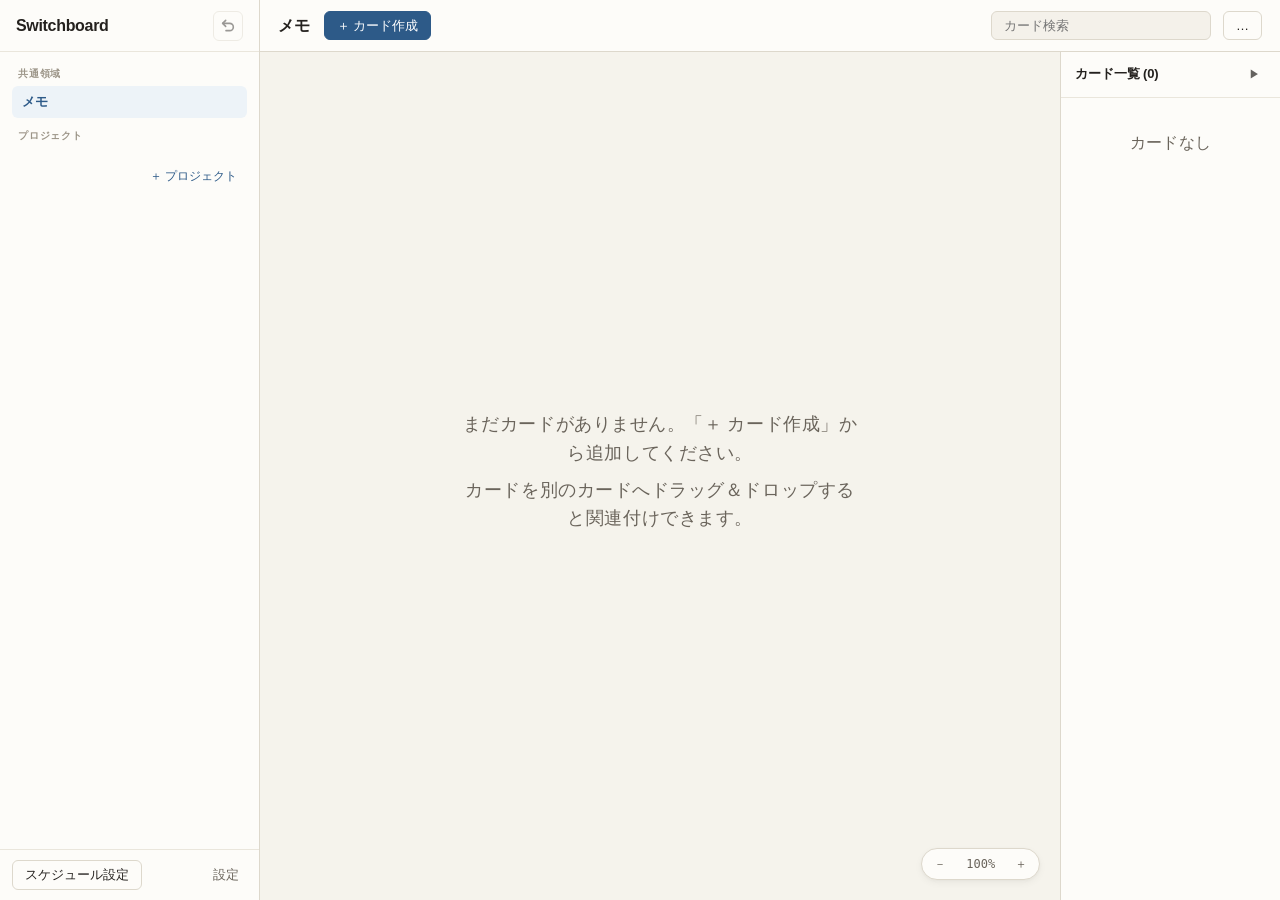
<file: Switchboard/app/index.html>
<!DOCTYPE html>
<html lang="ja">
<head>
    <meta charset="UTF-8">
    <meta name="viewport" content="width=device-width, initial-scale=1.0">
    <title>Switchboard</title>
    <link id="app-favicon" rel="icon" type="image/svg+xml" href="data:image/svg+xml,%3Csvg xmlns='http://www.w3.org/2000/svg' viewBox='0 0 32 32'%3E%3Crect width='32' height='32' rx='8' fill='%233b5bdb'/%3E%3Crect x='6' y='7' width='8' height='8' rx='2' fill='%23ffffff'/%3E%3Crect x='18' y='7' width='8' height='8' rx='2' fill='%23dbe4ff'/%3E%3Crect x='6' y='17' width='8' height='8' rx='2' fill='%23dbe4ff'/%3E%3Crect x='18' y='17' width='8' height='8' rx='2' fill='%23ffffff'/%3E%3C/svg%3E">
  <script type="module" crossorigin src="./assets/index-Bzyo5W2G.js"></script>
  <link rel="stylesheet" crossorigin href="./assets/index-sb549Qt9.css">
</head>
<body>
    <div id="app"></div>
    <script src="main.js"></script>
</body>
</html>
</file>
<file: tokens.css>
@charset "UTF-8";

@layer reset, tokens, base, layout, components;

@layer tokens {
  :root {
    color-scheme: light dark;

    /* 共通サイズ */
    --container-max-width: 60rem; /* 960px */

    /* カラーパレット（Paper の文字コントラストを引き締め済み） */
    --bg-canvas: light-dark(oklch(0.962 0.011 85), oklch(0.184 0.008 265));
    --bg-hover: light-dark(oklch(0.931 0.014 85), oklch(0.228 0.010 265));
    --bg-subtle: light-dark(oklch(0.905 0.016 85), oklch(0.249 0.011 265));
    --text-main: light-dark(oklch(0.21 0.012 65), oklch(0.955 0.004 265));
    --text-muted: light-dark(oklch(0.44 0.014 75), oklch(0.654 0.016 265));
    --accent: light-dark(oklch(0.517 0.145 30), oklch(0.648 0.184 260));
    --border-color: light-dark(oklch(0.861 0.017 85), oklch(0.275 0.011 265));

    /* トグルスイッチの色 */
    --switch-track-off: light-dark(var(--border-color), oklch(0.342 0.013 265));
    --switch-thumb: light-dark(var(--bg-canvas), var(--text-main));
    --switch-shadow: light-dark(oklch(0 0 0 / 0.15), oklch(0 0 0 / 0.4));

    /* 本文用フォント（Paper / Dark 共通で読みやすいシステム UI フォント） */
    --font-body: system-ui, -apple-system, BlinkMacSystemFont, "Segoe UI", Roboto, sans-serif;

    /* Paper テーマ固有の質感（見出しのみ明朝体） */
    --font-heading: "Hiragino Mincho ProN", "BIZ UDPMincho", "BIZ UDP明朝", "Yu Mincho", Georgia, serif;
    --line-height-base: 1.8;
    --line-height-desc: 1.75;
    --letter-spacing-base: 0.02em;
    --letter-spacing-heading: 0.05em;
    --radius: 3px;
    --radius-thumb: 2px;
    --title-size: 1.85rem;
    --cat-bar-width: 3px;
    --cat-title-size: 1.1rem;
    --item-title-size: 1.04rem;
    --item-title-lh: 1.55;
    --footer-link-size: 0.88rem;
    --footer-link-weight: 600;
  }

  /* 手動で Paper / Dark を選択したときの color-scheme 上書き */
  :root[data-theme="light"] {
    color-scheme: light;
  }

  :root[data-theme="dark"] {
    color-scheme: dark;
  }

  /* Dark テーマ固有の質感（見出しもシステム UI フォントに統一） */
  :root[data-theme="dark"] {
    --font-heading: var(--font-body);
    --line-height-base: 1.8;
    --line-height-desc: 1.7;
    --letter-spacing-base: 0.02em;
    --letter-spacing-heading: 0.01em;
    --radius: 6px;
    --radius-thumb: 4px;
    --title-size: 1.75rem;
    --cat-bar-width: 4px;
    --cat-title-size: 1.05rem;
    --item-title-size: 1rem;
    --item-title-lh: 1.5;
    --footer-link-size: 0.86rem;
    --footer-link-weight: 500;
  }

  @media (prefers-color-scheme: dark) {
    :root:not([data-theme="light"]) {
      --font-heading: var(--font-body);
      --line-height-base: 1.8;
      --line-height-desc: 1.7;
      --letter-spacing-base: 0.02em;
      --letter-spacing-heading: 0.01em;
      --radius: 6px;
      --radius-thumb: 4px;
      --title-size: 1.75rem;
      --cat-bar-width: 4px;
      --cat-title-size: 1.05rem;
      --item-title-size: 1rem;
      --item-title-lh: 1.5;
      --footer-link-size: 0.86rem;
      --footer-link-weight: 500;
    }
  }

  /* light-dark() 非対応ブラウザ向けフォールバック */
  @supports not (color: light-dark(white, black)) {
    :root,
    :root[data-theme="light"] {
      --bg-canvas: #f6f3eb;
      --bg-hover: #ede8dc;
      --bg-subtle: #e6e0d2;
      --text-main: #1c1916;
      --text-muted: #59534c;
      --accent: #b0432c;
      --border-color: #d8d1c2;
      --switch-track-off: #d8d1c2;
      --switch-thumb: #f6f3eb;
      --switch-shadow: rgba(0, 0, 0, 0.15);
    }

    :root[data-theme="dark"] {
      --bg-canvas: #121316;
      --bg-hover: #1c1d22;
      --bg-subtle: #202227;
      --text-main: #f0f0f2;
      --text-muted: #8d919b;
      --accent: #4d8cff;
      --border-color: #26282e;
      --switch-track-off: #363940;
      --switch-thumb: #f0f0f2;
      --switch-shadow: rgba(0, 0, 0, 0.4);
    }

    @media (prefers-color-scheme: dark) {
      :root:not([data-theme="light"]) {
        --bg-canvas: #121316;
        --bg-hover: #1c1d22;
        --bg-subtle: #202227;
        --text-main: #f0f0f2;
        --text-muted: #8d919b;
        --accent: #4d8cff;
        --border-color: #26282e;
        --switch-track-off: #363940;
        --switch-thumb: #f0f0f2;
        --switch-shadow: rgba(0, 0, 0, 0.4);
      }
    }
  }
}
</file>
<file: style.css>
@charset "UTF-8";

@layer reset, tokens, base, layout, components;

@layer reset {
  *,
  *::before,
  *::after {
    box-sizing: border-box;
  }

  body,
  h1,
  h2,
  h3,
  p,
  ul {
    margin: 0;
  }

  ul[class] {
    padding: 0;
    list-style: none;
  }
}

@layer base {
  body {
    background-color: var(--bg-canvas);
    color: var(--text-main);
    font-family: var(--font-body);
    font-size: 0.9375rem;
    line-height: var(--line-height-base);
    letter-spacing: var(--letter-spacing-base);
  }

  :root[data-theme="dark"] body {
    -webkit-font-smoothing: antialiased;
  }

  @media (prefers-color-scheme: dark) {
    :root:not([data-theme="light"]) body {
      -webkit-font-smoothing: antialiased;
    }
  }

  a {
    color: inherit;
    text-decoration: none;
    transition: color 0.15s ease;

    &:focus-visible {
      outline: 2px solid var(--accent);
      outline-offset: 3px;
    }
  }
}

@layer layout {
  .site-wrapper {
    max-inline-size: var(--container-max-width);
    margin-inline: auto;
    padding-inline: 2rem;
    min-block-size: 100vh;
    min-block-size: 100dvh;
    display: flex;
    flex-direction: column;
  }

  /* ヘッダー */
  .site-header {
    display: flex;
    justify-content: space-between;
    align-items: flex-start;
    gap: 1.5rem;
    margin-block-end: 5rem;
    padding-block: 4.5rem 2.5rem;
    border-block-end: 1px solid var(--border-color);
  }

  .header-inner {
    min-inline-size: 0;
  }

  .site-title {
    font-family: var(--font-heading);
    font-size: var(--title-size);
    font-weight: 700;
    letter-spacing: var(--letter-spacing-heading);
    line-height: 1.3;
    text-wrap: balance;

    & a:hover {
      color: var(--accent);
    }
  }

  .site-description {
    margin-block-start: 1rem;
    color: var(--text-muted);
    font-size: 0.92rem;
    line-height: var(--line-height-base);
    max-inline-size: 65ch;
    text-wrap: pretty;
    overflow-wrap: break-word;
  }

  /* メインコンテンツ */
  .site-main {
    flex: 1;
    padding-block-end: 6rem;
  }

  .category-section {
    margin-block-end: 6rem;
    content-visibility: auto;
    contain-intrinsic-block-size: auto 20rem;

    &:last-child {
      margin-block-end: 0;
    }
  }

  .items-grid {
    display: grid;
    grid-template-columns: repeat(3, 1fr);
    gap: 2rem 1.25rem;
  }

  /* フッター */
  .site-footer {
    margin-block-start: auto;
    padding-block: 2.5rem 3.5rem;
    border-block-start: 1px solid var(--border-color);
  }

  .footer-inner {
    display: flex;
    flex-direction: column;
    gap: 1.25rem;
  }

  .footer-links {
    display: flex;
    gap: 1.5rem;

    & a {
      font-size: var(--footer-link-size);
      font-weight: var(--footer-link-weight);

      &:hover {
        color: var(--accent);
      }
    }
  }

  .copyright {
    font-size: 0.82rem;
    color: var(--text-muted);
  }

  /* レスポンシブ */
  @media (width <= 48rem) {
    .items-grid {
      grid-template-columns: repeat(2, 1fr);
    }
  }

  @media (width <= 30rem) {
    .site-wrapper {
      padding-inline: 1.25rem;
    }

    .site-header {
      padding-block-start: 3rem;
      margin-block-end: 3.5rem;
    }

    .category-section {
      margin-block-end: 4.5rem;
    }

    .items-grid {
      grid-template-columns: 1fr;
    }
  }
}

@layer components {
  /* スキップリンク */
  .skip-link {
    position: fixed;
    inset-block-start: 0.75rem;
    inset-inline-start: 0.75rem;
    z-index: 100;
    padding: 0.5rem 1rem;
    background-color: var(--bg-canvas);
    color: var(--text-main);
    border: 2px solid var(--accent);
    border-radius: var(--radius);
    font-size: 0.875rem;
    font-weight: 600;
    transform: translateY(-200%);

    &:focus-visible {
      transform: translateY(0);
    }
  }

  /* テーマ切り替えスイッチ */
  .theme-switch {
    display: inline-flex;
    align-items: center;
    flex-shrink: 0;
  }

  .theme-switch-input {
    appearance: none;
    position: relative;
    margin: 0;
    inline-size: 2.75rem;
    block-size: 1.5rem;
    background-color: var(--switch-track-off);
    border: none;
    border-radius: 9999px;
    padding: 0.125rem;
    cursor: pointer;
    display: inline-flex;
    align-items: center;
    transition: background-color 0.2s ease;

    &::before {
      content: "";
      display: block;
      inline-size: 1.25rem;
      block-size: 1.25rem;
      background-color: var(--switch-thumb);
      border-radius: 50%;
      box-shadow: 0 1px 3px var(--switch-shadow);
    }

    &:checked {
      background-color: var(--accent);

      &::before {
        transform: translateX(1.25rem);
      }
    }

    &:focus-visible {
      outline: 2px solid var(--accent);
      outline-offset: 3px;
    }
  }

  @media (prefers-reduced-motion: no-preference) {
    .theme-switch-input::before {
      transition: transform 0.2s ease, background-color 0.2s ease;
    }
  }

  /* カテゴリータイトル */
  .category-title {
    display: flex;
    align-items: center;
    gap: 0.75rem;
    font-family: var(--font-heading);
    font-size: var(--cat-title-size);
    font-weight: 700;
    letter-spacing: var(--letter-spacing-heading);
    margin-block-end: 2rem;
    text-wrap: balance;

    &::before {
      content: "";
      display: block;
      inline-size: var(--cat-bar-width);
      block-size: 1.2em;
      flex-shrink: 0;
      background-color: var(--accent);
    }
  }

  /* コンテンツカード */
  .content-item {
    display: flex;
    flex-direction: column;
    padding: 0.875rem;
    border-radius: var(--radius);
    transition: background-color 0.2s ease;

    &:hover {
      background-color: var(--bg-hover);
    }
  }

  .item-thumbnail-wrap {
    display: block;
    inline-size: 100%;
    aspect-ratio: 16 / 9;
    background-color: var(--bg-subtle);
    border-radius: var(--radius-thumb);
    overflow: hidden;
    margin-block-end: 0.875rem;
  }

  .item-thumbnail {
    inline-size: 100%;
    block-size: 100%;
    object-fit: cover;
    display: block;
  }

  .item-title {
    font-size: var(--item-title-size);
    font-weight: 700;
    line-height: var(--item-title-lh);
    margin-block-end: 0.5rem;
    text-wrap: balance;
  }

  .item-title-link,
  .item-title-text {
    color: var(--text-main);
  }

  .item-title-link:hover {
    color: var(--accent);
    text-decoration: underline;
    text-underline-offset: 4px;
  }

  .item-description {
    font-size: 0.86rem;
    color: var(--text-muted);
    line-height: var(--line-height-desc);
    text-wrap: pretty;
    overflow-wrap: break-word;
  }
}
</file>
<file: bookmarklet/style.css>
:root{
  --bg:#eef3f8; --panel:rgba(255,255,255,.62); --ink:#1d2a3a; --dim:#6a7b8e; --line:#d3deea;
  --accent:#3a7fc1; --accent2:#12a4b6; --sel:#e3f1fb;
  --mono:ui-monospace,"JetBrains Mono","SFMono-Regular",Menlo,Consolas,monospace;
}
*{box-sizing:border-box}
body{margin:0;color:var(--ink);font:14px/1.6 -apple-system,"Hiragino Sans","Yu Gothic UI",Meiryo,sans-serif;
  background:
    linear-gradient(rgba(58,127,193,.05) 1px,transparent 1px) 0 0/28px 28px,
    linear-gradient(90deg,rgba(58,127,193,.05) 1px,transparent 1px) 0 0/28px 28px,
    radial-gradient(900px 500px at 85% -10%,#d7ecf5,transparent),var(--bg);
  background-attachment:fixed}
.mono,.brand,.tab,th,.tag,h3{font-family:var(--mono)}
.dim{color:var(--dim)}
.glass{background:var(--panel);backdrop-filter:blur(14px) saturate(1.3);-webkit-backdrop-filter:blur(14px) saturate(1.3);border:1px solid rgba(255,255,255,.8);box-shadow:0 1px 0 rgba(58,127,193,.08)}
.top{position:sticky;top:0;z-index:20;display:flex;align-items:center;gap:20px;padding:10px 24px;border-width:0 0 1px}
.brand{font-weight:600;letter-spacing:.02em}
.prompt{color:var(--accent2)}
.cursor{color:var(--accent);animation:blink 1.1s steps(1) infinite}
@keyframes blink{50%{opacity:0}}
.tabs{display:flex;gap:4px;flex:1}
.tab{border:0;background:none;padding:5px 12px;border-radius:4px;color:var(--dim);cursor:pointer;font-size:13px}
.tab.active{color:var(--accent);background:rgba(58,127,193,.1)}
main{max-width:1180px;margin:0 auto;padding:18px 24px 60px}
.view{display:none}.view.active{display:block}
.toolbar{position:sticky;top:55px;z-index:10;display:flex;flex-direction:column;gap:8px;padding:10px 14px;border-radius:8px;margin-bottom:8px}
.bar{display:flex;flex-wrap:wrap;align-items:center;gap:10px 16px;justify-content:space-between}
.grp{display:flex;flex-wrap:wrap;align-items:center;gap:6px}
.grp+.grp{padding-left:16px;border-left:1px solid var(--line)}
.grp.out{margin-left:auto}
.filter select{height:32px}
.stat{font-size:12px;white-space:nowrap}
.stat b{color:var(--ink);font-weight:600}
.spacer{flex:1}
input[type=search],select{border:1px solid var(--line);background:rgba(255,255,255,.8);border-radius:5px;padding:6px 10px;font:inherit;color:inherit}
input[type=search]{width:240px;height:32px}
.btn{height:32px;display:inline-flex;align-items:center;white-space:nowrap;border:1px solid var(--line);background:rgba(255,255,255,.75);color:var(--ink);border-radius:5px;padding:0 12px;font:inherit;font-size:13px;cursor:pointer}
.btn.danger:hover{border-color:#c0392b;color:#c0392b}
.btn:hover{border-color:var(--accent);color:var(--accent)}
.btn.primary{background:var(--accent);border-color:var(--accent);color:#fff}
.btn.primary:hover{background:#2e6aa5;color:#fff}
:focus-visible{outline:2px solid var(--accent2);outline-offset:2px}
.hint{margin:4px 2px 10px;font-size:12px}
.table-wrap{overflow-x:auto;border:1px solid var(--line);border-radius:8px;background:rgba(255,255,255,.7)}
table{width:100%;border-collapse:collapse}
th,td{padding:8px 10px;text-align:left;vertical-align:middle;border-bottom:1px solid var(--line)}
th{font-size:12px;font-weight:500;color:var(--dim);background:rgba(231,238,246,.8);white-space:nowrap}
th.sortable{cursor:pointer;user-select:none}
th.sorted{color:var(--accent)}
th i{font-style:normal;margin-left:4px}
tr.sel{background:var(--sel)}
.cv{width:56px}.cv img{width:44px;display:block;border:1px solid var(--line);border-radius:2px}
.tag{font-size:11px;padding:1px 7px;border-radius:3px;border:1px solid}
.tag.dbook{color:#2f6fae;background:#e6f0fa;border-color:#b9d3ec}
.tag.bookwalker{color:#0d8796;background:#e2f5f7;border-color:#a9dde3}
.ops{white-space:nowrap}
.lnk{font:12px var(--mono);padding:2px 8px;margin-right:4px;border:1px solid var(--line);border-radius:3px;color:var(--accent);text-decoration:none;background:#fff}
.lnk.read{color:var(--accent2)}
.lnk:hover{border-color:var(--accent)}
.x{border:0;background:none;color:var(--dim);cursor:pointer;font-size:16px}.x:hover{color:#c0392b}
.empty{text-align:center;color:var(--dim);padding:36px}
#json-text{width:100%;height:58vh;border:1px solid var(--line);border-radius:8px;padding:14px;font:13px/1.55 var(--mono);background:rgba(255,255,255,.85);color:var(--ink);resize:vertical}
#status{min-height:1.6em;font-size:13px;margin:8px 2px}
#status.err{color:#c0392b}#status.ok{color:#0d8796}
.overlay{position:fixed;inset:0;z-index:50;display:none;place-items:center;background:rgba(190,208,226,.35);backdrop-filter:blur(8px);-webkit-backdrop-filter:blur(8px)}
.overlay.open{display:grid}
.modal{width:min(640px,92vw);max-height:86vh;overflow:auto;border-radius:12px;padding:18px 22px;background:rgba(255,255,255,.78)}
.modal-head{display:flex;justify-content:space-between;align-items:center}
.modal h3{margin:16px 0 6px;font-size:13px;color:var(--accent)}
.bm-group{display:flex;flex-wrap:wrap;gap:8px}
.bm{padding:7px 14px;border-radius:5px;background:var(--accent);color:#fff;text-decoration:none;font-size:13px;cursor:grab}
.bm.copy{background:var(--accent2)}.bm.del{background:#7b8b9d}
@media(max-width:700px){.top{padding:8px 12px;gap:10px}main{padding:12px}.toolbar{top:49px;position:static}input[type=search]{width:100%}.bar{justify-content:flex-start}.grp+.grp{padding-left:0;border-left:0}.grp.out{margin-left:0}.filter{flex:1}.filter input{flex:1;min-width:0}}
@media(prefers-reduced-motion:reduce){.cursor{animation:none}}

.guide{max-width:760px;margin:0 auto;padding:24px 28px;border-radius:10px;background:rgba(255,255,255,.7);line-height:1.8}
.guide h2{font-size:14px;color:var(--accent);margin:26px 0 6px;font-weight:600}
.guide h2:first-child{margin-top:0}
.guide p{margin:0 0 6px;color:#2c3b4d}
.site-head{display:flex;justify-content:space-between;align-items:center;gap:10px;margin-top:16px}
.site-head h3{margin:0}
.guide a{color:var(--accent)}
</file>
<file: randomdesign/style.css>
@charset "UTF-8";

/* ==========================================================
   外部通信（Google Fonts）は完全撤廃し、すべて内蔵フォントで表示
   ========================================================== */

/* ==========================================================
   共通基盤スタイル
   ========================================================== */
* {
  box-sizing: border-box;
}

/* ==========================================================
   テーマ切り替えUI（共通パーツ・CSS変数で各テーマに追従）
   ========================================================== */
.theme-switcher-wrapper {
  position: absolute;
  top: 8px;
  right: 8px;
  z-index: 9999;
  display: inline-flex;
  align-items: center;
  gap: 5px;
  padding: 3px 6px;
  background: var(--switcher-bg, rgba(255, 255, 255, 0.92));
  -webkit-backdrop-filter: var(--switcher-blur, blur(4px));
  backdrop-filter: var(--switcher-blur, blur(4px));
  border: var(--switcher-border, 1px solid #bbb);
  border-radius: var(--switcher-radius, 0);
  box-shadow: var(--switcher-shadow, 0 1px 4px rgba(0, 0, 0, 0.12));
  font-family: var(--switcher-font, -apple-system, BlinkMacSystemFont, "Segoe UI", sans-serif);
  font-size: 11px;
  line-height: 1;
  user-select: none;
}

.theme-switcher-wrapper label {
  margin: 0;
  color: var(--switcher-color, #333);
  font-family: inherit;
  font-size: 11px;
  font-weight: 600;
  letter-spacing: 0.02em;
  cursor: pointer;
}


.theme-switcher-wrapper select#themeSwitcherSelect {
  -webkit-appearance: none;
  -moz-appearance: none;
  appearance: none;
  
  height: 22px;
  line-height: 20px;
  font-size: 11px;
  
  margin: 0;
  padding: 0 16px 0 6px;
  border: var(--switcher-select-border, 1px solid #ccc);
  border-radius: var(--switcher-select-radius, 0);
  background-color: var(--switcher-select-bg, #fff);
  color: var(--switcher-select-color, #111);
  
  background-image: url("data:image/svg+xml,<svg xmlns='http://www.w3.org/2000/svg' width='8' height='5' viewBox='0 0 8 5'><polygon points='0,0 8,0 4,5' fill='%23555'/></svg>");
  background-repeat: no-repeat;
  background-position: right 5px center;
  cursor: pointer;
}

.theme-switcher-wrapper select#themeSwitcherSelect:focus,
.theme-switcher-wrapper select#themeSwitcherSelect:focus-visible {
  border-color: var(--switcher-accent, #1f5eff);
  outline: 1px solid var(--switcher-accent, #1f5eff);
  outline-offset: 1px;
}

.theme-switcher-wrapper select option {
  background: var(--switcher-select-bg, #fff);
  color: var(--switcher-select-color, #111);
}

.theme-switcher-wrapper::after {
  content: attr(data-tooltip);
  position: absolute;
  top: calc(100% + 8px);
  right: 0;
  padding: 3px 10px;
  white-space: nowrap;
  color: var(--switcher-tip-color, #fff);
  background: var(--switcher-tip-bg, #222);
  border: var(--switcher-tip-border, 1px solid transparent);
  border-radius: var(--switcher-tip-radius, 0);
  box-shadow: var(--switcher-tip-shadow, 0 2px 6px rgba(0, 0, 0, 0.25));
  font-size: 11px;
  opacity: 0;
  visibility: hidden;
  transform: translateY(-3px);
  transition: opacity 0.15s, transform 0.15s, visibility 0.15s;
  pointer-events: none;
}

.theme-switcher-wrapper:hover::after,
.theme-switcher-wrapper:has(select:focus-visible)::after {
  opacity: 1;
  visibility: visible;
  transform: none;
}

@media (prefers-reduced-motion: reduce) {
  .theme-switcher-wrapper::after { transition: none; }
}


/* ==========================================================
   THEME 1: モダンミニマリズム (modern)
   ========================================================== */
html[data-theme="modern"] {
  --paper: #ffffff;
  --ink: #111111;
  --ink-soft: #5a5a5a;
  --rule: #d8d8d8;
  --accent: #1f5eff;
  --mono: "SF Mono", "Menlo", "Consolas", "Liberation Mono", "Courier New", monospace;
  --sans: -apple-system, BlinkMacSystemFont, "Hiragino Sans", "Hiragino Kaku Gothic ProN", "Yu Gothic", "Meiryo", sans-serif;

  --switcher-bg: rgba(255, 255, 255, 0.95);
  --switcher-blur: none;
  --switcher-border: 1px solid var(--ink);
  --switcher-radius: 0;
  --switcher-shadow: none;
  --switcher-font: var(--mono);
  --switcher-color: var(--ink-soft);
  --switcher-select-bg: var(--paper);
  --switcher-select-color: var(--ink);
  --switcher-select-border: 1px solid var(--rule);
  --switcher-select-radius: 0;
  --switcher-accent: var(--accent);
  --switcher-tip-bg: var(--ink);
  --switcher-tip-color: var(--paper);
  --switcher-tip-border: 1px solid var(--ink);
  --switcher-tip-radius: 0;
  --switcher-tip-shadow: none;

  background: var(--paper);
}

html[data-theme="modern"] body {
  font-family: var(--sans);
  background: var(--paper);
  color: var(--ink);
  line-height: 1.9;
  margin: 0;
  padding: 5rem 1.5rem 6rem;
  -webkit-font-smoothing: antialiased;
}

html[data-theme="modern"] .container {
  max-width: 680px;
  margin: 0 auto;
}

html[data-theme="modern"] h1 {
  font-family: var(--mono);
  font-size: 1.05rem;
  font-weight: 600;
  letter-spacing: 0.02em;
  margin: 0 0 0.75rem;
}

html[data-theme="modern"] .desc {
  color: var(--ink-soft);
  font-size: 0.9rem;
  margin: 0 0 2.5rem;
}

html[data-theme="modern"] .set-selector-panel {
  display: flex;
  flex-direction: column;
  gap: 0.5rem;
  padding: 1.25rem;
  background: #f8f8f8;
  border: 1px solid var(--rule);
  margin-bottom: 2rem;
}

html[data-theme="modern"] .panel-label {
  font-family: var(--mono);
  font-size: 0.8rem;
  font-weight: 600;
  color: var(--ink-soft);
}

html[data-theme="modern"] select {
  font-family: var(--sans);
  font-size: 0.9rem;
  padding: 0.6rem 0.8rem;
  border: 1px solid var(--rule);
  background: var(--paper);
  color: var(--ink);
  border-radius: 0;
  cursor: pointer;
  outline: none;
}

html[data-theme="modern"] select:focus {
  border-color: var(--ink);
}

html[data-theme="modern"] .action-panel {
  display: flex;
  gap: 0.75rem;
  margin-bottom: 3.5rem;
}

html[data-theme="modern"] button {
  font-family: var(--mono);
  font-size: 0.85rem;
  cursor: pointer;
  border-radius: 0;
  transition: background-color 0.2s, color 0.2s;
}

html[data-theme="modern"] button.primary {
  flex: 2;
  background: var(--paper);
  color: var(--ink);
  border: 1px solid var(--ink);
  padding: 0.8rem 1.2rem;
  font-weight: 600;
}

html[data-theme="modern"] button.primary:hover {
  background: var(--ink);
  color: var(--paper);
}

html[data-theme="modern"] button.secondary {
  flex: 1;
  background: var(--paper);
  color: var(--ink-soft);
  border: 1px solid var(--rule);
  padding: 0.8rem 1.2rem;
}

html[data-theme="modern"] button.secondary:hover {
  color: var(--ink);
  border-color: var(--ink);
}

html[data-theme="modern"] button:focus-visible,
html[data-theme="modern"] select:focus-visible {
  outline: 2px solid var(--accent);
  outline-offset: 2px;
}

html[data-theme="modern"] .parts-grid {
  display: block;
  margin-bottom: 4rem;
}

html[data-theme="modern"] .part-card {
  border-top: 1px solid var(--rule);
  padding: 1.75rem 0 2rem;
}

html[data-theme="modern"] .part-card:last-child {
  border-bottom: 1px solid var(--rule);
}

html[data-theme="modern"] .part-header {
  display: flex;
  justify-content: space-between;
  align-items: center;
  flex-wrap: wrap;
  gap: 0.75rem;
  margin-bottom: 0.75rem;
}

html[data-theme="modern"] .part-title {
  font-family: var(--mono);
  font-weight: 600;
  font-size: 0.85rem;
  color: var(--accent);
  letter-spacing: 0.02em;
}

html[data-theme="modern"] .part-controls {
  display: flex;
  align-items: center;
  gap: 0.75rem;
}

html[data-theme="modern"] .part-select {
  font-size: 0.8rem;
  padding: 0.3rem 0.5rem;
  max-width: 190px;
}

html[data-theme="modern"] .reroll-btn {
  background: none;
  border: none;
  padding: 0.2rem 0;
  font-size: 0.75rem;
  color: var(--ink-soft);
  text-decoration: underline;
  text-underline-offset: 4px;
  text-decoration-color: var(--rule);
}

html[data-theme="modern"] .reroll-btn:hover {
  color: var(--ink);
  text-decoration-color: var(--ink);
}

html[data-theme="modern"] .part-text {
  font-size: 0.95rem;
  margin: 0;
  min-height: 3.5em;
  color: var(--ink);
}

html[data-theme="modern"] .result-box {
  border-top: 1px solid var(--ink);
  padding-top: 1.5rem;
}

html[data-theme="modern"] .result-box label {
  display: block;
  font-family: var(--mono);
  font-weight: 600;
  font-size: 0.8rem;
  color: var(--ink-soft);
  margin-bottom: 1rem;
}

html[data-theme="modern"] textarea {
  width: 100%;
  height: 220px;
  border: 1px solid var(--rule);
  border-radius: 0;
  padding: 1rem;
  font-size: 0.9rem;
  line-height: 1.8;
  font-family: var(--sans);
  resize: vertical;
  background: var(--paper);
  color: var(--ink);
}

html[data-theme="modern"] textarea:focus {
  outline: none;
  border-color: var(--ink);
}

@media (max-width: 540px) {
  html[data-theme="modern"] body { padding: 3rem 1.25rem 4rem; }
  html[data-theme="modern"] .action-panel { flex-direction: column; }
  html[data-theme="modern"] .part-header { flex-direction: column; align-items: flex-start; }
  html[data-theme="modern"] .part-controls { width: 100%; justify-content: space-between; }
  html[data-theme="modern"] .part-select { flex: 1; max-width: none; }
}


/* ==========================================================
   THEME 2: 大正浪漫 (taisho-roman)
   ========================================================== */
html[data-theme="taisho-roman"] {
  --wine-red: #681a24;
  --wine-deep: #470e16;
  --amber: #c57d2b;
  --amber-soft: rgba(197, 125, 43, 0.15);
  --cream-paper: #f8f3e8;
  --cream-card: #fffdf8;
  --navy-japan: #182236;
  --gold-tarnish: #bba061;
  --gold-border: #9e8346;
  --wood-antique: #2c1a16;

  /* 内蔵明朝体・セリフフォント */
  --font-mincho: "Hiragino Mincho ProN", "Yu Mincho", "YuMincho", "BIZ UDPMincho", "MS P明朝", serif;
  --font-gothic: "Hiragino Sans", "Hiragino Kaku Gothic ProN", "Yu Gothic", "Meiryo", sans-serif;
  --font-classic-serif: "Georgia", "Baskerville", "Palatino", "Times New Roman", serif;

  --switcher-bg: var(--cream-paper);
  --switcher-blur: none;
  --switcher-border: 1px solid var(--gold-border);
  --switcher-radius: 0;
  --switcher-shadow: 0 2px 8px rgba(44, 26, 22, 0.2);
  --switcher-font: var(--font-mincho);
  --switcher-color: var(--wine-red);
  --switcher-select-bg: var(--cream-card);
  --switcher-select-color: var(--wood-antique);
  --switcher-select-border: 1px solid var(--gold-border);
  --switcher-select-radius: 0;
  --switcher-accent: var(--wine-red);
  --switcher-tip-bg: var(--wine-red);
  --switcher-tip-color: #fff9f0;
  --switcher-tip-border: 1px solid var(--wine-deep);
  --switcher-tip-radius: 0;
  --switcher-tip-shadow: 0 2px 6px rgba(0, 0, 0, 0.2);
}

html[data-theme="taisho-roman"] body {
  font-family: var(--font-gothic);
  background-color: #ede4d1;
  background-image: 
    radial-gradient(circle at 15% 20%, rgba(104, 26, 36, 0.08), transparent 40%),
    radial-gradient(circle at 85% 80%, rgba(24, 34, 54, 0.12), transparent 45%),
    linear-gradient(135deg, rgba(187, 160, 97, 0.08) 25%, transparent 25%),
    linear-gradient(225deg, rgba(187, 160, 97, 0.08) 25%, transparent 25%),
    linear-gradient(315deg, rgba(187, 160, 97, 0.08) 25%, transparent 25%),
    linear-gradient(45deg, rgba(187, 160, 97, 0.08) 25%, transparent 25%);
  background-size: 100% 100%, 100% 100%, 28px 28px, 28px 28px, 28px 28px, 28px 28px;
  background-position: center, center, 0 14px, 14px 14px, 14px 0, 0 0;
  background-attachment: fixed;
  color: var(--wood-antique);
  line-height: 1.9;
  margin: 0;
  padding: 4rem 1.5rem 6rem;
  -webkit-font-smoothing: antialiased;
}

html[data-theme="taisho-roman"] .container {
  max-width: 720px;
  margin: 0 auto;
  background: var(--cream-card);
  border: 4px double var(--gold-border);
  outline: 1px solid var(--wine-red);
  outline-offset: -10px;
  box-shadow: 
    0 16px 40px rgba(44, 26, 22, 0.22),
    inset 0 0 50px rgba(197, 125, 43, 0.06);
  padding: 3.5rem 2.8rem;
  position: relative;
}

html[data-theme="taisho-roman"] .container::before {
  content: "— MODERNISME TAISHO ROMANCA —";
  display: block;
  font-family: var(--font-classic-serif);
  font-size: 0.82rem;
  font-weight: 600;
  letter-spacing: 0.28em;
  color: var(--gold-border);
  text-align: center;
  margin-bottom: 1.5rem;
  padding-bottom: 0.5rem;
  border-bottom: 1px solid rgba(187, 160, 97, 0.35);
}

html[data-theme="taisho-roman"] h1 {
  font-family: var(--font-mincho);
  font-size: 1.35rem;
  font-weight: 700;
  letter-spacing: 0.12em;
  color: var(--wine-red);
  text-align: center;
  margin: 0 0 0.4rem;
}

html[data-theme="taisho-roman"] .desc {
  font-family: var(--font-gothic);
  text-align: center;
  color: var(--navy-japan);
  font-size: 0.88rem;
  margin: 0 0 2.5rem;
  padding-bottom: 1.25rem;
  background-image: 
    radial-gradient(circle, var(--wine-red) 2px, transparent 2px),
    linear-gradient(to right, transparent, var(--gold-border), transparent);
  background-size: 12px 12px, 70% 1px;
  background-position: center bottom, center bottom;
  background-repeat: no-repeat;
}

html[data-theme="taisho-roman"] .set-selector-panel {
  display: flex;
  flex-direction: column;
  gap: 0.5rem;
  padding: 1.25rem 1.5rem;
  background: var(--cream-paper);
  border: 1px solid var(--gold-border);
  border-left: 6px solid var(--wine-red);
  border-right: 6px solid var(--navy-japan);
  margin-bottom: 2rem;
  position: relative;
}

html[data-theme="taisho-roman"] .panel-label {
  font-family: var(--font-mincho);
  font-size: 0.82rem;
  font-weight: 700;
  color: var(--navy-japan);
  letter-spacing: 0.08em;
}

html[data-theme="taisho-roman"] select {
  font-family: var(--font-gothic);
  font-size: 0.9rem;
  padding: 0.65rem 0.9rem;
  background: var(--cream-card);
  color: var(--wood-antique);
  border: 1px solid var(--gold-border);
  border-radius: 0;
  cursor: pointer;
}

html[data-theme="taisho-roman"] select:focus {
  outline: none;
  border-color: var(--wine-red);
  box-shadow: 0 0 6px rgba(104, 26, 36, 0.25);
}

html[data-theme="taisho-roman"] .action-panel {
  display: flex;
  gap: 1rem;
  margin-bottom: 3.5rem;
}

html[data-theme="taisho-roman"] button {
  font-family: var(--font-mincho);
  font-size: 0.85rem;
  font-weight: 700;
  letter-spacing: 0.08em;
  cursor: pointer;
  border-radius: 0;
  transition: all 0.25s ease;
}

html[data-theme="taisho-roman"] button.primary {
  flex: 2;
  background: var(--wine-red);
  color: #fff9f0;
  border: 1px solid var(--wine-deep);
  padding: 0.85rem 1.4rem;
  box-shadow: 0 3px 6px rgba(104, 26, 36, 0.25);
}

html[data-theme="taisho-roman"] button.primary:hover {
  background: var(--wine-deep);
  box-shadow: 0 0 10px rgba(197, 125, 43, 0.5);
}

html[data-theme="taisho-roman"] button.secondary {
  flex: 1;
  background: var(--cream-paper);
  color: var(--navy-japan);
  border: 1px solid var(--navy-japan);
  padding: 0.85rem 1.2rem;
}

html[data-theme="taisho-roman"] button.secondary:hover {
  background: var(--navy-japan);
  color: #fff9f0;
}

html[data-theme="taisho-roman"] .parts-grid {
  display: block;
  margin-bottom: 3.5rem;
}

html[data-theme="taisho-roman"] .part-card {
  border-top: 1px solid rgba(187, 160, 97, 0.4);
  padding: 1.8rem 0 2rem;
}

html[data-theme="taisho-roman"] .part-card:last-child {
  border-bottom: 1px solid rgba(187, 160, 97, 0.4);
}

html[data-theme="taisho-roman"] .part-header {
  display: flex;
  justify-content: space-between;
  align-items: center;
  flex-wrap: wrap;
  gap: 0.75rem;
  margin-bottom: 0.85rem;
}

html[data-theme="taisho-roman"] .part-title {
  font-family: var(--font-mincho);
  font-weight: 700;
  font-size: 0.95rem;
  color: var(--navy-japan);
  letter-spacing: 0.08em;
  display: flex;
  align-items: center;
  gap: 0.4rem;
}

html[data-theme="taisho-roman"] .part-title::before {
  content: "◆";
  font-size: 0.75rem;
  color: var(--amber);
}

html[data-theme="taisho-roman"] .part-controls {
  display: flex;
  align-items: center;
  gap: 0.6rem;
}

html[data-theme="taisho-roman"] .part-select {
  font-size: 0.8rem;
  padding: 0.35rem 0.6rem;
  max-width: 180px;
}

html[data-theme="taisho-roman"] .reroll-btn {
  background: none;
  border: none;
  font-family: var(--font-mincho);
  font-size: 0.75rem;
  color: var(--wine-red);
  text-decoration: underline;
  text-underline-offset: 4px;
  cursor: pointer;
}

html[data-theme="taisho-roman"] .reroll-btn:hover {
  color: var(--amber);
}

html[data-theme="taisho-roman"] .part-text {
  font-family: var(--font-gothic);
  font-size: 0.94rem;
  color: var(--wood-antique);
  margin: 0;
  min-height: 3.6em;
  padding-left: 1rem;
  border-left: 2px solid var(--amber-soft);
}

html[data-theme="taisho-roman"] .result-box {
  border-top: 2px solid var(--wine-red);
  padding-top: 1.8rem;
}

html[data-theme="taisho-roman"] .result-box label {
  display: block;
  font-family: var(--font-mincho);
  font-weight: 700;
  font-size: 0.85rem;
  letter-spacing: 0.06em;
  color: var(--wine-red);
  margin-bottom: 0.85rem;
}

html[data-theme="taisho-roman"] textarea {
  width: 100%;
  height: 230px;
  background-color: var(--cream-paper);
  border: 1px solid var(--gold-border);
  box-shadow: inset 0 2px 6px rgba(44, 26, 22, 0.08);
  border-radius: 0;
  padding: 1.25rem;
  font-size: 0.92rem;
  line-height: 1.85;
  font-family: var(--font-gothic);
  color: var(--wood-antique);
  resize: vertical;
}

html[data-theme="taisho-roman"] textarea:focus {
  outline: none;
  border-color: var(--wine-red);
  box-shadow: 0 0 8px rgba(104, 26, 36, 0.2);
}

@media (max-width: 560px) {
  html[data-theme="taisho-roman"] body { padding: 2rem 1rem 3rem; }
  html[data-theme="taisho-roman"] .container { padding: 2rem 1.25rem 2.5rem; outline: none; }
  html[data-theme="taisho-roman"] .action-panel { flex-direction: column; }
  html[data-theme="taisho-roman"] .part-header { flex-direction: column; align-items: flex-start; }
  html[data-theme="taisho-roman"] .part-controls { width: 100%; justify-content: space-between; }
  html[data-theme="taisho-roman"] .part-select { flex: 1; max-width: none; }
}


/* ==========================================================
   THEME 3: レトロフューチャー (retro-future)
   ========================================================== */
html[data-theme="retro-future"] {
  --bg-cream: #fbf5e6;
  --mint: #a8e6cf;
  --mint-deep: #5bb395;
  --flower-pink: #ffa8b6;
  --lemon-yellow: #ffeead;
  --lavender: #d5c6e0;
  --sprout-green: #88d49e;
  --ink-retro: #242228;

  /* 内蔵フォント：明朝 / タイプライター等幅 / レトロ欧文サンセリフ */
  --font-lab: "Hiragino Mincho ProN", "Yu Mincho", "YuMincho", serif;
  --font-typewriter: "Courier New", "Courier", "SF Mono", "Menlo", "Consolas", monospace;
  --font-ui: "Trebuchet MS", "Impact", "Segoe UI", -apple-system, sans-serif;

  --switcher-bg: var(--lemon-yellow);
  --switcher-blur: none;
  --switcher-border: 2px solid var(--ink-retro);
  --switcher-radius: 6px;
  --switcher-shadow: 3px 3px 0px var(--ink-retro);
  --switcher-font: var(--font-ui);
  --switcher-color: var(--ink-retro);
  --switcher-select-bg: #fff;
  --switcher-select-color: var(--ink-retro);
  --switcher-select-border: 1px solid var(--ink-retro);
  --switcher-select-radius: 4px;
  --switcher-accent: var(--mint-deep);
  --switcher-tip-bg: var(--flower-pink);
  --switcher-tip-color: var(--ink-retro);
  --switcher-tip-border: 1px solid var(--ink-retro);
  --switcher-tip-radius: 4px;
  --switcher-tip-shadow: 2px 2px 0px var(--ink-retro);
}

html[data-theme="retro-future"] body {
  font-family: var(--font-lab);
  background-color: var(--bg-cream);
  background-image: 
    repeating-linear-gradient(45deg, rgba(168, 230, 207, 0.15) 0, rgba(168, 230, 207, 0.15) 12px, transparent 12px, transparent 24px);
  background-attachment: fixed;
  color: var(--ink-retro);
  line-height: 1.85;
  margin: 0;
  padding: 4rem 1.5rem 6rem;
}

html[data-theme="retro-future"] .container {
  max-width: 680px;
  margin: 0 auto;
  background: #ffffff;
  border: 3px solid var(--ink-retro);
  border-radius: 18px;
  box-shadow: 8px 8px 0px var(--ink-retro);
  padding: 3rem 2.5rem;
  position: relative;
}

html[data-theme="retro-future"] .container::before {
  content: "EXP. NOTE: BOTANICAL FUTURE // LAB-04";
  position: absolute;
  top: -14px;
  left: 24px;
  background: var(--flower-pink);
  border: 2px solid var(--ink-retro);
  padding: 2px 12px;
  font-family: var(--font-ui);
  font-size: 0.72rem;
  font-weight: 700;
  transform: rotate(-1.5deg);
  box-shadow: 3px 3px 0px var(--ink-retro);
}

html[data-theme="retro-future"] h1 {
  font-family: var(--font-lab);
  font-size: 1.3rem;
  font-weight: 900;
  color: var(--ink-retro);
  margin: 0 0 0.5rem;
}

html[data-theme="retro-future"] .desc {
  font-family: var(--font-typewriter);
  color: #555;
  font-size: 0.85rem;
  margin: 0 0 2rem;
}

html[data-theme="retro-future"] .set-selector-panel {
  background: var(--lemon-yellow);
  border: 2px solid var(--ink-retro);
  border-radius: 10px;
  padding: 1.25rem;
  margin-bottom: 2rem;
  box-shadow: 4px 4px 0px var(--ink-retro);
}

html[data-theme="retro-future"] .panel-label {
  font-family: var(--font-ui);
  font-weight: 700;
  font-size: 0.8rem;
  letter-spacing: 0.05em;
}

html[data-theme="retro-future"] select {
  font-family: var(--font-lab);
  font-size: 0.9rem;
  padding: 0.6rem 0.8rem;
  border: 2px solid var(--ink-retro);
  border-radius: 8px;
  background: #fff;
  cursor: pointer;
}

html[data-theme="retro-future"] select:focus {
  outline: none;
  background: var(--mint);
}

html[data-theme="retro-future"] .action-panel {
  display: flex;
  gap: 1rem;
  margin-bottom: 3.5rem;
}

html[data-theme="retro-future"] button {
  font-family: var(--font-ui);
  font-size: 0.9rem;
  font-weight: 700;
  cursor: pointer;
  border: 2px solid var(--ink-retro);
  border-radius: 10px;
  padding: 0.85rem 1.2rem;
  transition: all 0.15s ease;
}

html[data-theme="retro-future"] button.primary {
  flex: 2;
  background: var(--sprout-green);
  color: var(--ink-retro);
  box-shadow: 4px 4px 0px var(--ink-retro);
}

html[data-theme="retro-future"] button.primary:hover {
  transform: translate(-2px, -2px);
  box-shadow: 6px 6px 0px var(--ink-retro);
  background: var(--mint);
}

html[data-theme="retro-future"] button.secondary {
  flex: 1;
  background: var(--lavender);
  color: var(--ink-retro);
  box-shadow: 4px 4px 0px var(--ink-retro);
}

html[data-theme="retro-future"] button.secondary:hover {
  transform: translate(-2px, -2px);
  box-shadow: 6px 6px 0px var(--ink-retro);
}

html[data-theme="retro-future"] .parts-grid {
  display: block;
  margin-bottom: 3rem;
}

html[data-theme="retro-future"] .part-card {
  border-top: 2px dashed var(--ink-retro);
  padding: 1.6rem 0;
}

html[data-theme="retro-future"] .part-card:last-child {
  border-bottom: 2px dashed var(--ink-retro);
}

html[data-theme="retro-future"] .part-title {
  font-family: var(--font-lab);
  font-weight: 900;
  font-size: 0.95rem;
  color: #2e7d60;
}

html[data-theme="retro-future"] .reroll-btn {
  background: var(--flower-pink);
  border: 1px solid var(--ink-retro);
  border-radius: 4px;
  padding: 2px 8px;
  font-family: var(--font-ui);
  font-size: 0.72rem;
  font-weight: 700;
  text-decoration: none;
  cursor: pointer;
}

html[data-theme="retro-future"] .reroll-btn:hover {
  background: #ff8e9e;
}

html[data-theme="retro-future"] .part-text {
  font-family: var(--font-typewriter);
  font-size: 0.92rem;
  margin: 0;
  color: #333;
}

html[data-theme="retro-future"] .result-box {
  border-top: 3px solid var(--ink-retro);
  padding-top: 1.8rem;
}

html[data-theme="retro-future"] .result-box label {
  display: block;
  font-family: var(--font-ui);
  font-weight: 700;
  font-size: 0.85rem;
  margin-bottom: 0.75rem;
}

html[data-theme="retro-future"] textarea {
  width: 100%;
  height: 220px;
  border: 2px solid var(--ink-retro);
  border-radius: 8px;
  padding: 1rem;
  font-family: var(--font-typewriter);
  font-size: 0.9rem;
  line-height: 1.7;
  background: #fff;
  box-shadow: 4px 4px 0px rgba(0,0,0,0.1);
}

html[data-theme="retro-future"] textarea:focus {
  outline: none;
  border-color: var(--mint-deep);
}


/* ==========================================================
   THEME 4: 魔女の研究室 (witch-lab)
   ========================================================== */
html[data-theme="witch-lab"] {
  --void: #0b0612;
  --violet: #2a1245;
  --violet-deep: #170a28;
  --gold: #c9a24a;
  --gold-dim: #8a6d2c;
  --gold-pale: #e8d28a;
  --venom: #7dff3a;
  --venom-deep: #2f8a12;
  --parch-light: #d6c394;
  --parch-mid: #bda573;
  --parch-dark: #a88f5c;
  --ink: #2b1a12;
  --ink-purple: #4b1d72;

  /* 内蔵フォント：クラシカルな洋欧文セリフ / 伝統明朝体 */
  --display: "Times New Roman", "Baskerville", "Georgia", "Hiragino Mincho ProN", "Yu Mincho", serif;
  --serif: "Hiragino Mincho ProN", "Yu Mincho", "YuMincho", "MS P明朝", serif;

  --circle: url("data:image/svg+xml,<svg xmlns='http://www.w3.org/2000/svg' viewBox='0 0 600 600' fill='none' stroke='%23c9a24a'><circle cx='300' cy='300' r='292' stroke-width='3'/><circle cx='300' cy='300' r='282' stroke-width='1'/><circle cx='300' cy='300' r='250' stroke-width='1' stroke-dasharray='2 9'/><circle cx='300' cy='300' r='222' stroke-width='2'/><path d='M300 80 429.3 478 90.8 232H509.2L170.7 478Z' stroke-width='2'/><circle cx='300' cy='300' r='110' stroke-width='1.5'/><circle cx='300' cy='300' r='36' stroke-width='1.5'/><path d='M300 264V336M264 300H336' stroke-width='1'/></svg>");
  --stars: url("data:image/svg+xml,<svg xmlns='http://www.w3.org/2000/svg' width='240' height='240' fill='%23e8d28a'><circle cx='30' cy='40' r='1.2' opacity='.7'/><circle cx='150' cy='20' r='.9' opacity='.5'/><circle cx='210' cy='110' r='1.4' opacity='.6'/><circle cx='90' cy='170' r='1' opacity='.5'/><circle cx='180' cy='210' r='.8' opacity='.6'/><path d='M120 90l2 7 7 2-7 2-2 7-2-7-7-2 7-2z' opacity='.8'/><path d='M45 195l1.5 5 5 1.5-5 1.5-1.5 5-1.5-5-5-1.5 5-1.5z' opacity='.6'/></svg>");
  --moon: url("data:image/svg+xml,<svg xmlns='http://www.w3.org/2000/svg' viewBox='0 0 100 100' fill='%23e8d28a'><path d='M62 8A44 44 0 1 0 92 72 36 36 0 0 1 62 8z'/></svg>");
  --divider-star: url("data:image/svg+xml,<svg xmlns='http://www.w3.org/2000/svg' width='44' height='20' viewBox='0 0 44 20'><rect x='6' width='32' height='20' fill='%230b0612'/><path d='M22 1l2.2 7.8L32 10l-7.8 1.2L22 19l-2.2-7.8L12 10l7.8-1.2z' fill='%23c9a24a'/></svg>");
  --noise: url("data:image/svg+xml,<svg xmlns='http://www.w3.org/2000/svg' width='200' height='200'><filter id='n'><feTurbulence type='fractalNoise' baseFrequency='.8' numOctaves='2' stitchTiles='stitch'/><feColorMatrix values='0 0 0 0 .3  0 0 0 0 .2  0 0 0 0 .1  0 0 0 .35 0'/></filter><rect width='100%' height='100%' filter='url(%23n)'/></svg>");
  --c-tl: url("data:image/svg+xml,<svg xmlns='http://www.w3.org/2000/svg' viewBox='0 0 28 28'><g fill='none' stroke='%237a5a1a'><path d='M2 26V2h24' stroke-width='1.6'/><path d='M7 26V7h19' stroke-width='.7'/></g><path d='M2 0l2 2-2 2-2-2z' fill='%237a5a1a'/></svg>");
  --c-tr: url("data:image/svg+xml,<svg xmlns='http://www.w3.org/2000/svg' viewBox='0 0 28 28'><g transform='matrix(-1 0 0 1 28 0)'><g fill='none' stroke='%237a5a1a'><path d='M2 26V2h24' stroke-width='1.6'/><path d='M7 26V7h19' stroke-width='.7'/></g><path d='M2 0l2 2-2 2-2-2z' fill='%237a5a1a'/></g></svg>");
  --c-bl: url("data:image/svg+xml,<svg xmlns='http://www.w3.org/2000/svg' viewBox='0 0 28 28'><g transform='matrix(1 0 0 -1 0 28)'><g fill='none' stroke='%237a5a1a'><path d='M2 26V2h24' stroke-width='1.6'/><path d='M7 26V7h19' stroke-width='.7'/></g><path d='M2 0l2 2-2 2-2-2z' fill='%237a5a1a'/></g></svg>");
  --c-br: url("data:image/svg+xml,<svg xmlns='http://www.w3.org/2000/svg' viewBox='0 0 28 28'><g transform='matrix(-1 0 0 -1 28 28)'><g fill='none' stroke='%237a5a1a'><path d='M2 26V2h24' stroke-width='1.6'/><path d='M7 26V7h19' stroke-width='.7'/></g><path d='M2 0l2 2-2 2-2-2z' fill='%237a5a1a'/></g></svg>");

  --switcher-bg: linear-gradient(160deg, rgba(60, 25, 100, 0.92), rgba(20, 8, 36, 0.96));
  --switcher-blur: none;
  --switcher-border: 3px double var(--gold-dim);
  --switcher-radius: 0;
  --switcher-shadow: 0 0 16px rgba(90, 40, 140, 0.55);
  --switcher-font: var(--serif);
  --switcher-color: var(--gold);
  --switcher-select-bg: #1a0f26;
  --switcher-select-color: var(--gold-pale);
  --switcher-select-border: 1px solid var(--gold-dim);
  --switcher-select-radius: 0;
  --switcher-accent: var(--venom);
  --switcher-tip-bg: var(--parch-light);
  --switcher-tip-color: var(--ink);
  --switcher-tip-border: 1px solid #5c4415;
  --switcher-tip-radius: 0;
  --switcher-tip-shadow: 0 4px 14px rgba(0, 0, 0, 0.6);

  background:
    var(--stars),
    radial-gradient(ellipse at 15% 0%, rgba(90, 40, 140, 0.45), transparent 55%),
    radial-gradient(ellipse at 90% 100%, rgba(47, 138, 18, 0.16), transparent 50%),
    radial-gradient(ellipse at 50% 50%, var(--violet-deep), var(--void) 80%);
  background-attachment: fixed;
  background-color: var(--void);
}

html[data-theme="witch-lab"] body {
  font-family: var(--serif);
  background: transparent;
  color: #e6dcc6;
  line-height: 2;
  margin: 0;
  padding: 5rem 1.5rem 6rem;
  -webkit-font-smoothing: antialiased;
}

html[data-theme="witch-lab"] body::before {
  content: "";
  position: fixed;
  top: 50%;
  left: 50%;
  width: min(120vmin, 1100px);
  height: min(120vmin, 1100px);
  transform: translate(-50%, -50%);
  background: var(--circle) center / contain no-repeat;
  opacity: 0.11;
  pointer-events: none;
  z-index: -1;
}

html[data-theme="witch-lab"] body::after {
  content: "";
  position: fixed;
  right: 4vw;
  bottom: 4vh;
  width: 120px;
  height: 120px;
  background: var(--moon) center / contain no-repeat;
  opacity: 0.22;
  pointer-events: none;
  z-index: -1;
}

html[data-theme="witch-lab"] .container {
  max-width: 720px;
  margin: 0 auto;
}

html[data-theme="witch-lab"] h1 {
  font-family: var(--display);
  font-size: 1.6rem;
  font-weight: 400;
  letter-spacing: 0.1em;
  line-height: 1.5;
  text-align: center;
  color: var(--gold-pale);
  text-shadow: 0 0 14px rgba(201, 162, 74, 0.5), 0 0 2px rgba(125, 255, 58, 0.25);
  margin: 0 0 0.5rem;
}

html[data-theme="witch-lab"] h1::after {
  content: "";
  display: block;
  height: 20px;
  margin-top: 0.9rem;
  background:
    var(--divider-star) center / 44px 20px no-repeat,
    linear-gradient(90deg, transparent, var(--gold) 25%, var(--gold) 75%, transparent) center / 100% 1px no-repeat;
}

html[data-theme="witch-lab"] .desc {
  text-align: center;
  color: #b9a6d4;
  font-size: 0.92rem;
  margin: 0 0 2.5rem;
}

html[data-theme="witch-lab"] .set-selector-panel {
  display: flex;
  flex-direction: column;
  gap: 0.6rem;
  padding: 1.4rem 1.5rem;
  background: linear-gradient(160deg, rgba(60, 25, 100, 0.65), rgba(20, 8, 36, 0.85));
  border: 3px double var(--gold-dim);
  box-shadow: 0 0 24px rgba(90, 40, 140, 0.35), inset 0 0 18px rgba(0, 0, 0, 0.5);
  margin-bottom: 2rem;
}

html[data-theme="witch-lab"] .panel-label {
  font-family: var(--display);
  font-size: 0.9rem;
  letter-spacing: 0.08em;
  color: var(--gold);
}

html[data-theme="witch-lab"] select {
  font-family: var(--serif);
  font-size: 0.95rem;
  padding: 0.6rem 0.8rem;
  border: 1px solid var(--gold-dim);
  background: #1a0f26;
  color: var(--gold-pale);
  border-radius: 0;
  cursor: pointer;
  outline: none;
}

html[data-theme="witch-lab"] select option {
  background: #1a0f26;
  color: var(--gold-pale);
}

html[data-theme="witch-lab"] select:focus {
  border-color: var(--venom);
}

html[data-theme="witch-lab"] .action-panel {
  display: flex;
  gap: 0.9rem;
  margin-bottom: 3rem;
}

html[data-theme="witch-lab"] button {
  font-family: var(--serif);
  font-size: 0.95rem;
  letter-spacing: 0.06em;
  cursor: pointer;
  border-radius: 0;
  transition: background-color 0.25s, color 0.25s, box-shadow 0.25s, border-color 0.25s;
}

html[data-theme="witch-lab"] button.primary {
  flex: 2;
  background: linear-gradient(180deg, #3a1a5c, #1d0c33);
  color: var(--gold-pale);
  border: 1px solid var(--gold);
  outline: 1px solid var(--gold-dim);
  outline-offset: 3px;
  padding: 0.85rem 1.2rem;
  font-weight: 600;
}

html[data-theme="witch-lab"] button.primary:hover {
  color: var(--venom);
  border-color: var(--venom);
  box-shadow: 0 0 18px rgba(125, 255, 58, 0.35), inset 0 0 12px rgba(125, 255, 58, 0.12);
}

html[data-theme="witch-lab"] button.secondary {
  flex: 1;
  background: transparent;
  color: #cbb7e8;
  border: 1px solid #6c4a9a;
  outline: 1px solid rgba(108, 74, 154, 0.5);
  outline-offset: 3px;
  padding: 0.85rem 1.2rem;
}

html[data-theme="witch-lab"] button.secondary:hover {
  color: var(--gold-pale);
  border-color: var(--gold);
  box-shadow: 0 0 14px rgba(201, 162, 74, 0.3);
}

html[data-theme="witch-lab"] button:focus-visible,
html[data-theme="witch-lab"] select:focus-visible {
  outline: 2px solid var(--venom);
  outline-offset: 3px;
}

html[data-theme="witch-lab"] .parts-grid {
  display: flex;
  flex-direction: column;
  gap: 2.4rem;
  margin: 0 6px 4rem;
}

html[data-theme="witch-lab"] .part-card {
  position: relative;
  padding: 2.1rem 2.2rem 2.3rem;
  color: var(--ink);
  border: 1px solid #5c4415;
  outline: 1px solid var(--gold);
  outline-offset: 5px;
  background:
    var(--c-tl) top 8px left 8px / 28px 28px no-repeat,
    var(--c-tr) top 8px right 8px / 28px 28px no-repeat,
    var(--c-bl) bottom 8px left 8px / 28px 28px no-repeat,
    var(--c-br) bottom 8px right 8px / 28px 28px no-repeat,
    var(--noise),
    radial-gradient(ellipse at 20% 12%, rgba(255, 240, 200, 0.4), transparent 55%),
    radial-gradient(ellipse at 88% 92%, rgba(90, 50, 10, 0.35), transparent 60%),
    linear-gradient(160deg, var(--parch-light), var(--parch-mid) 60%, var(--parch-dark));
  box-shadow:
    inset 0 0 46px rgba(70, 35, 5, 0.55),
    0 8px 28px rgba(0, 0, 0, 0.6);
}

html[data-theme="witch-lab"] .part-header {
  display: flex;
  justify-content: space-between;
  align-items: center;
  flex-wrap: wrap;
  gap: 0.75rem;
  margin-bottom: 0.9rem;
  padding-bottom: 0.7rem;
  border-bottom: 1px solid rgba(92, 68, 21, 0.5);
}

html[data-theme="witch-lab"] .part-title {
  font-family: var(--display);
  font-size: 1.05rem;
  letter-spacing: 0.06em;
  color: var(--ink-purple);
  text-shadow: 0 1px 0 rgba(255, 240, 200, 0.4);
}

html[data-theme="witch-lab"] .part-controls {
  display: flex;
  align-items: center;
  gap: 0.75rem;
}

html[data-theme="witch-lab"] .part-select {
  font-size: 0.82rem;
  padding: 0.35rem 0.5rem;
  max-width: 190px;
}

html[data-theme="witch-lab"] .reroll-btn {
  background: #10220c;
  color: var(--venom);
  border: 1px solid var(--venom-deep);
  padding: 0.3rem 0.8rem;
  font-size: 0.8rem;
  text-shadow: 0 0 6px rgba(125, 255, 58, 0.6);
}

html[data-theme="witch-lab"] .reroll-btn:hover {
  background: #17340f;
  border-color: var(--venom);
  box-shadow: 0 0 12px rgba(125, 255, 58, 0.5);
}

html[data-theme="witch-lab"] .part-text {
  font-size: 1rem;
  line-height: 2.1;
  margin: 0;
  min-height: 3.5em;
  color: var(--ink);
}

html[data-theme="witch-lab"] .result-box {
  border-top: 3px double var(--gold-dim);
  padding-top: 1.6rem;
}

html[data-theme="witch-lab"] .result-box label {
  display: block;
  font-family: var(--display);
  font-size: 0.9rem;
  letter-spacing: 0.06em;
  color: var(--gold);
  margin-bottom: 1rem;
}

html[data-theme="witch-lab"] textarea {
  width: 100%;
  height: 240px;
  border: 1px solid var(--gold-dim);
  outline: 1px solid rgba(138, 109, 44, 0.45);
  outline-offset: 3px;
  border-radius: 0;
  padding: 1rem 1.1rem;
  font-size: 0.92rem;
  line-height: 1.9;
  font-family: var(--serif);
  resize: vertical;
  background: rgba(14, 6, 24, 0.85);
  color: var(--parch-light);
  box-shadow: inset 0 0 20px rgba(0, 0, 0, 0.6);
}

html[data-theme="witch-lab"] textarea:focus {
  outline: 1px solid var(--venom);
  border-color: var(--venom);
}

@media (max-width: 540px) {
  html[data-theme="witch-lab"] body { padding: 3.5rem 1.1rem 4rem; }
  html[data-theme="witch-lab"] h1 { font-size: 1.3rem; }
  html[data-theme="witch-lab"] .action-panel { flex-direction: column; }
  html[data-theme="witch-lab"] .part-card { padding: 1.9rem 1.4rem 2rem; }
  html[data-theme="witch-lab"] .part-header { flex-direction: column; align-items: flex-start; }
  html[data-theme="witch-lab"] .part-controls { width: 100%; justify-content: space-between; }
  html[data-theme="witch-lab"] .part-select { flex: 1; max-width: none; }
  html[data-theme="witch-lab"] body::after { width: 80px; height: 80px; }
}


/* ==========================================================
   THEME 5: 深海の生態系 (deep-sea)
   - 外部Webフォント非依存（完全決定性のOS内蔵フォント）
   - font-weight: 300 の完全撤廃（Windowsでの游ゴシックかすれを根本解消）
   - 文字サイズ階層は維持したまま、暗色背景での輝度コントラストを最適化
   ========================================================== */
html[data-theme="deep-sea"] {
  --abyss: #040b1c;
  --navy: #071a3a;
  --midnight: #0e1f4d;
  --teal: #138a8c;
  --glow-cyan: #7ef4ff;
  --glow-violet: #b79bff;
  
  /* 暗い背景×游ゴシックでも線が間引かれないよう、文字の明度を適正化 */
  --mist: #e5f5fb;
  --mist-soft: #a2c8dc;

  /* 曖昧な外部フォント名を全廃し、OS標準フォントを明示 */
  --sans: "Hiragino Sans", "Hiragino Kaku Gothic ProN", "Yu Gothic", sans-serif;
  --serif: "Hiragino Mincho ProN", "Yu Mincho", serif;
  --wave: url("data:image/svg+xml,<svg xmlns='http://www.w3.org/2000/svg' width='160' height='12' viewBox='0 0 160 12'><path d='M0 6Q20 0 40 6T80 6T120 6T160 6' fill='none' stroke='%237ef4ff' stroke-width='1.2'/></svg>");

  --switcher-bg: linear-gradient(145deg, rgba(19, 138, 140, 0.25), rgba(14, 31, 77, 0.6));
  --switcher-blur: blur(12px);
  --switcher-border: 1px solid rgba(126, 244, 255, 0.35);
  --switcher-radius: 18px 6px 18px 6px;
  --switcher-shadow: 0 0 18px rgba(126, 244, 255, 0.2);
  --switcher-font: var(--sans);
  --switcher-color: var(--glow-cyan);
  --switcher-select-bg: rgba(4, 15, 40, 0.85);
  --switcher-select-color: var(--mist);
  --switcher-select-border: 1px solid rgba(126, 244, 255, 0.3);
  --switcher-select-radius: 10px 4px 10px 4px;
  --switcher-accent: var(--glow-cyan);
  --switcher-tip-bg: rgba(4, 15, 40, 0.92);
  --switcher-tip-color: var(--glow-cyan);
  --switcher-tip-border: 1px solid rgba(126, 244, 255, 0.4);
  --switcher-tip-radius: 14px 4px 14px 4px;
  --switcher-tip-shadow: 0 0 14px rgba(126, 244, 255, 0.3);

  background: linear-gradient(180deg, #0a2a52 0%, var(--navy) 35%, var(--abyss) 100%);
  background-attachment: fixed;
  background-color: var(--abyss);
}

html[data-theme="deep-sea"] body {
  font-family: var(--sans);
  background: transparent;
  color: var(--mist);
  line-height: 2;
  letter-spacing: 0.04em;
  margin: 0;
  padding: 5rem 1.5rem 6rem;
  -webkit-font-smoothing: antialiased;
}

html[data-theme="deep-sea"] body::before {
  content: "";
  position: fixed;
  top: -10vh;
  left: -25%;
  width: 150%;
  height: 120vh;
  background: repeating-conic-gradient(
    from 168deg at 50% 0%,
    rgba(126, 244, 255, 0.09) 0deg 3deg,
    transparent 3deg 9deg
  );
  -webkit-mask-image: linear-gradient(180deg, #000, transparent 75%);
  mask-image: linear-gradient(180deg, #000, transparent 75%);
  transform-origin: 50% 0;
  animation: deep-sea-sway 16s ease-in-out infinite alternate;
  pointer-events: none;
  z-index: -2;
}

html[data-theme="deep-sea"] body::after {
  content: "";
  position: fixed;
  top: 0;
  left: 0;
  width: 100%;
  height: calc(100vh + 800px);
  background:
    radial-gradient(circle at 12% 18%, rgba(126, 244, 255, 0.9) 0, rgba(126, 244, 255, 0.25) 2px, transparent 7px),
    radial-gradient(circle at 78% 10%, rgba(183, 155, 255, 0.9) 0, rgba(183, 155, 255, 0.25) 2px, transparent 8px),
    radial-gradient(circle at 45% 35%, rgba(126, 244, 255, 0.6) 0, rgba(126, 244, 255, 0.2) 1.5px, transparent 5px),
    radial-gradient(circle at 90% 52%, rgba(126, 244, 255, 0.9) 0, rgba(126, 244, 255, 0.25) 2px, transparent 7px),
    radial-gradient(circle at 28% 62%, rgba(183, 155, 255, 0.7) 0, rgba(183, 155, 255, 0.2) 2px, transparent 6px),
    radial-gradient(circle at 62% 78%, rgba(126, 244, 255, 0.8) 0, rgba(126, 244, 255, 0.25) 2px, transparent 8px),
    radial-gradient(circle at 6% 88%, rgba(126, 244, 255, 0.5) 0, rgba(126, 244, 255, 0.15) 1.5px, transparent 5px),
    radial-gradient(circle at 84% 92%, rgba(183, 155, 255, 0.8) 0, rgba(183, 155, 255, 0.2) 2px, transparent 7px);
  background-size: 400px 400px;
  animation: deep-sea-drift 90s linear infinite;
  pointer-events: none;
  z-index: -1;
}

@keyframes deep-sea-sway {
  from { transform: rotate(-4deg) scaleX(1); opacity: 0.55; }
  to   { transform: rotate(4deg) scaleX(1.12); opacity: 1; }
}

@keyframes deep-sea-drift {
  from { transform: translateY(0); }
  to   { transform: translateY(-800px); }
}

html[data-theme="deep-sea"] .container {
  max-width: 700px;
  margin: 0 auto;
}

html[data-theme="deep-sea"] h1 {
  font-family: var(--serif);
  font-size: 1.7rem;
  letter-spacing: 0.14em;
  line-height: 1.6;
  text-align: center;
  color: #e6fbff;
  text-shadow: 0 0 20px rgba(126, 244, 255, 0.55);
  margin: 0 0 0.5rem;
}

html[data-theme="deep-sea"] h1::after {
  content: "";
  display: block;
  height: 12px;
  margin-top: 0.8rem;
  background: var(--wave) center / 160px 12px repeat-x;
  filter: drop-shadow(0 0 4px rgba(126, 244, 255, 0.8));
  -webkit-mask-image: linear-gradient(90deg, transparent, #000 25%, #000 75%, transparent);
  mask-image: linear-gradient(90deg, transparent, #000 25%, #000 75%, transparent);
}

html[data-theme="deep-sea"] .desc {
  text-align: center;
  color: var(--mist-soft);
  font-size: 0.9rem;
  margin: 0 0 2.5rem;
}

html[data-theme="deep-sea"] .set-selector-panel {
  display: flex;
  flex-direction: column;
  gap: 0.6rem;
  padding: 1.3rem 1.6rem;
  background: linear-gradient(145deg, rgba(19, 138, 140, 0.16), rgba(14, 31, 77, 0.45));
  -webkit-backdrop-filter: blur(14px);
  backdrop-filter: blur(14px);
  border: 1px solid rgba(126, 244, 255, 0.25);
  border-radius: 34px 12px 34px 12px;
  box-shadow: 0 0 28px rgba(126, 244, 255, 0.08), inset 0 0 22px rgba(126, 244, 255, 0.05);
  margin-bottom: 1.8rem;
}

html[data-theme="deep-sea"] .panel-label {
  font-family: var(--serif);
  font-size: 1rem;
  font-weight: 500;
  letter-spacing: 0.1em;
  color: var(--glow-cyan);
}

html[data-theme="deep-sea"] select {
  font-family: var(--sans);
  font-size: 0.9rem;
  padding: 0.6rem 1rem;
  border: 1px solid rgba(126, 244, 255, 0.35);
  background: rgba(4, 15, 40, 0.85);
  color: var(--mist);
  border-radius: 18px 8px 18px 8px;
  cursor: pointer;
  outline: none;
  transition: border-color 0.3s, box-shadow 0.3s;
}

html[data-theme="deep-sea"] select option {
  background: var(--navy);
  color: var(--mist);
}

html[data-theme="deep-sea"] select:focus {
  border-color: var(--glow-cyan);
  box-shadow: 0 0 14px rgba(126, 244, 255, 0.3);
}

html[data-theme="deep-sea"] .action-panel {
  display: flex;
  gap: 0.9rem;
  margin-bottom: 3rem;
}

html[data-theme="deep-sea"] button {
  font-family: var(--sans);
  font-size: 0.9rem;
  letter-spacing: 0.08em;
  cursor: pointer;
  transition: box-shadow 0.3s, color 0.3s, border-color 0.3s, background 0.3s;
}

html[data-theme="deep-sea"] button.primary {
  flex: 2;
  color: #e8fdff;
  background: linear-gradient(135deg, rgba(126, 244, 255, 0.22), rgba(183, 155, 255, 0.25));
  border: 1px solid rgba(126, 244, 255, 0.55);
  border-radius: 32px 12px 32px 12px;
  padding: 0.85rem 1.2rem;
}

html[data-theme="deep-sea"] button.primary:hover {
  box-shadow: 0 0 24px rgba(126, 244, 255, 0.45), inset 0 0 14px rgba(126, 244, 255, 0.15);
  border-color: var(--glow-cyan);
}

html[data-theme="deep-sea"] button.secondary {
  flex: 1;
  color: #d9ccff;
  background: transparent;
  border: 1px solid rgba(183, 155, 255, 0.4);
  border-radius: 12px 32px 12px 32px;
  padding: 0.85rem 1.2rem;
}

html[data-theme="deep-sea"] button.secondary:hover {
  box-shadow: 0 0 20px rgba(183, 155, 255, 0.4);
  border-color: var(--glow-violet);
}

html[data-theme="deep-sea"] button:focus-visible,
html[data-theme="deep-sea"] select:focus-visible {
  outline: 2px solid var(--glow-cyan);
  outline-offset: 3px;
}

html[data-theme="deep-sea"] .parts-grid {
  display: flex;
  flex-direction: column;
  gap: 1.6rem;
  margin-bottom: 4rem;
}

html[data-theme="deep-sea"] .part-card {
  position: relative;
  padding: 1.9rem 2.1rem 2.1rem;
  background: linear-gradient(145deg, rgba(40, 140, 170, 0.18), rgba(20, 40, 110, 0.32));
  -webkit-backdrop-filter: blur(14px) saturate(140%);
  backdrop-filter: blur(14px) saturate(140%);
  border: 1px solid rgba(126, 244, 255, 0.2);
  border-radius: 44px 14px 48px 16px / 24px 42px 20px 38px;
  box-shadow:
    0 0 32px rgba(126, 244, 255, 0.07),
    inset 0 0 26px rgba(126, 244, 255, 0.05),
    inset 0 1px 0 rgba(255, 255, 255, 0.12);
}

html[data-theme="deep-sea"] .part-card:nth-child(even) {
  border-radius: 14px 46px 16px 50px / 40px 22px 38px 20px;
  background: linear-gradient(215deg, rgba(110, 90, 200, 0.2), rgba(14, 40, 100, 0.32));
}

html[data-theme="deep-sea"] .part-card::before {
  content: "";
  position: absolute;
  top: 12px;
  left: 16px;
  width: 64px;
  height: 44px;
  border-top: 1.5px solid var(--glow-cyan);
  border-left: 1.5px solid var(--glow-cyan);
  border-radius: 40px 0 0 0;
  filter: drop-shadow(0 0 4px var(--glow-cyan));
  opacity: 0.75;
  pointer-events: none;
}

html[data-theme="deep-sea"] .part-card::after {
  content: "";
  position: absolute;
  right: 22px;
  bottom: 18px;
  width: 7px;
  height: 7px;
  border-radius: 50%;
  background: var(--glow-violet);
  box-shadow: 0 0 10px 3px rgba(183, 155, 255, 0.7);
  animation: deep-sea-pulse 5s ease-in-out infinite;
  pointer-events: none;
}

@keyframes deep-sea-pulse {
  0%, 100% { opacity: 0.35; transform: scale(0.8); }
  50%      { opacity: 1; transform: scale(1.15); }
}

html[data-theme="deep-sea"] .part-header {
  display: flex;
  justify-content: space-between;
  align-items: center;
  flex-wrap: wrap;
  gap: 0.75rem;
  margin-bottom: 0.7rem;
}

html[data-theme="deep-sea"] .part-title {
  font-family: var(--serif);
  font-size: 1.1rem;
  font-weight: 500;
  letter-spacing: 0.1em;
  color: var(--glow-cyan);
  text-shadow: 0 0 12px rgba(126, 244, 255, 0.55);
}

html[data-theme="deep-sea"] .part-controls {
  display: flex;
  align-items: center;
  gap: 0.9rem;
}

html[data-theme="deep-sea"] .part-select {
  font-size: 0.8rem;
  padding: 0.35rem 0.8rem;
  max-width: 190px;
}

html[data-theme="deep-sea"] .reroll-btn {
  background: none;
  border: none;
  padding: 0.2rem 0;
  font-size: 0.78rem;
  color: var(--glow-violet);
  text-decoration: underline;
  text-underline-offset: 5px;
  text-decoration-color: rgba(183, 155, 255, 0.4);
}

html[data-theme="deep-sea"] .reroll-btn:hover {
  color: #efe8ff;
  text-shadow: 0 0 10px rgba(183, 155, 255, 0.9);
  text-decoration-color: var(--glow-violet);
}

html[data-theme="deep-sea"] .part-text {
  font-size: 0.95rem;
  margin: 0;
  min-height: 3.5em;
  color: var(--mist);
}

html[data-theme="deep-sea"] .result-box {
  padding-top: 1.5rem;
  border-top: 1px solid rgba(126, 244, 255, 0.25);
}

html[data-theme="deep-sea"] .result-box label {
  display: block;
  font-family: var(--serif);
  font-size: 1rem;
  font-weight: 500;
  letter-spacing: 0.08em;
  color: var(--glow-cyan);
  margin-bottom: 1rem;
}

html[data-theme="deep-sea"] textarea {
  width: 100%;
  height: 230px;
  border: 1px solid rgba(126, 244, 255, 0.35);
  border-radius: 24px 8px 28px 10px;
  padding: 1.1rem 1.3rem;
  font-size: 0.9rem;
  line-height: 1.9;
  font-family: var(--sans);
  resize: vertical;
  background: rgba(2, 10, 30, 0.8);
  color: var(--mist);
  box-shadow: inset 0 0 22px rgba(0, 0, 0, 0.45);
}

html[data-theme="deep-sea"] textarea:focus {
  outline: none;
  border-color: var(--glow-cyan);
  box-shadow: 0 0 18px rgba(126, 244, 255, 0.25), inset 0 0 22px rgba(0, 0, 0, 0.45);
}

@media (max-width: 540px) {
  html[data-theme="deep-sea"] body { padding: 3.5rem 1.1rem 4rem; }
  html[data-theme="deep-sea"] h1 { font-size: 1.35rem; }
  html[data-theme="deep-sea"] .action-panel { flex-direction: column; }
  html[data-theme="deep-sea"] .part-card { padding: 1.8rem 1.4rem 2rem; }
  html[data-theme="deep-sea"] .part-header { flex-direction: column; align-items: flex-start; }
  html[data-theme="deep-sea"] .part-controls { width: 100%; justify-content: space-between; }
  html[data-theme="deep-sea"] .part-select { flex: 1; max-width: none; }
}

@media (prefers-reduced-motion: reduce) {
  html[data-theme="deep-sea"] body::before,
  html[data-theme="deep-sea"] body::after,
  html[data-theme="deep-sea"] .part-card::after {
    animation: none;
  }
}


/* ==========================================================
   THEME 6: 銀河帝国の行政機関 (galactic-empire)
   ========================================================== */
html[data-theme="galactic-empire"] {
  --navy-deep: #060d1f;
  --navy: #0a1630;
  --navy-panel: #0f1f45;
  --navy-line: #24407a;
  --white: #f4f7fb;
  --text: #e3e9f4;
  --silver: #b8c2d3;
  --silver-dim: #7d8aa3;
  --gold: #c8a24a;
  --gold-bright: #e3c36f;

  /* 内蔵フォント：威厳のあるゴシック / 端正な標準ゴシック */
  --heading: -apple-system, BlinkMacSystemFont, "Hiragino Sans", "Hiragino Kaku Gothic ProN", "Yu Gothic", "Meiryo", sans-serif;
  --body: "BIZ UDPGothic", "Hiragino Sans", "Hiragino Kaku Gothic ProN", "Yu Gothic", "Meiryo", sans-serif;

  --emblem: url("data:image/svg+xml,<svg xmlns='http://www.w3.org/2000/svg' width='72' height='72' viewBox='0 0 72 72'><circle cx='36' cy='36' r='34' fill='none' stroke='%23c8a24a' stroke-width='1.6'/><circle cx='36' cy='36' r='29' fill='none' stroke='%23c8a24a' stroke-width='1' stroke-dasharray='1.5 3'/><path d='M36 16 39.06 28.61 50.14 21.86 43.39 32.94 56 36 43.39 39.06 50.14 50.14 39.06 43.39 36 56 32.94 43.39 21.86 50.14 28.61 39.06 16 36 28.61 32.94 21.86 21.86 32.94 28.61Z' fill='%23c8a24a'/><circle cx='36' cy='36' r='4' fill='%230a1630' stroke='%23c8a24a' stroke-width='1.2'/></svg>");
  --seal: url("data:image/svg+xml,<svg xmlns='http://www.w3.org/2000/svg' width='100' height='100' viewBox='0 0 100 100'><g fill='none' stroke='%23e3c36f'><circle cx='50' cy='50' r='47' stroke-width='2.4'/><circle cx='50' cy='50' r='42' stroke-width='1'/><circle cx='50' cy='50' r='35' stroke-width='1' stroke-dasharray='2 3'/></g><text x='50' y='58' text-anchor='middle' font-size='24' font-weight='900' fill='%23e3c36f' font-family='sans-serif'>&%23x8A8D;&%23x8A3C;</text><path d='M50 17l2 5.5h5.8l-4.7 3.4 1.8 5.5-4.9-3.4-4.9 3.4 1.8-5.5-4.7-3.4H48z' fill='%23e3c36f'/></svg>");
  --stars: url("data:image/svg+xml,<svg xmlns='http://www.w3.org/2000/svg' width='260' height='260' fill='%23ffffff'><circle cx='24' cy='46' r='.9' opacity='.55'/><circle cx='140' cy='18' r='.7' opacity='.4'/><circle cx='222' cy='96' r='1.1' opacity='.5'/><circle cx='80' cy='160' r='.8' opacity='.4'/><circle cx='188' cy='214' r='.7' opacity='.5'/><circle cx='120' cy='110' r='.6' opacity='.3'/><circle cx='36' cy='230' r='1' opacity='.45'/></svg>");

  --switcher-bg: rgba(6, 13, 31, 0.92);
  --switcher-blur: blur(4px);
  --switcher-border: 1px solid var(--gold);
  --switcher-radius: 0;
  --switcher-shadow: 0 2px 10px rgba(0, 0, 0, 0.55);
  --switcher-font: var(--body);
  --switcher-color: var(--silver);
  --switcher-select-bg: var(--navy);
  --switcher-select-color: var(--white);
  --switcher-select-border: 1px solid var(--silver-dim);
  --switcher-select-radius: 0;
  --switcher-accent: var(--gold-bright);
  --switcher-tip-bg: var(--gold);
  --switcher-tip-color: var(--navy-deep);
  --switcher-tip-border: 1px solid var(--gold-bright);
  --switcher-tip-radius: 0;
  --switcher-tip-shadow: 0 2px 10px rgba(0, 0, 0, 0.5);

  background:
    linear-gradient(rgba(140, 175, 255, 0.11) 1px, transparent 1px) 0 0 / 200px 200px,
    linear-gradient(90deg, rgba(140, 175, 255, 0.11) 1px, transparent 1px) 0 0 / 200px 200px,
    linear-gradient(rgba(120, 160, 255, 0.05) 1px, transparent 1px) 0 0 / 40px 40px,
    linear-gradient(90deg, rgba(120, 160, 255, 0.05) 1px, transparent 1px) 0 0 / 40px 40px,
    var(--stars),
    radial-gradient(ellipse at 50% -10%, #14285a, transparent 62%);
  background-attachment: fixed;
  background-color: var(--navy-deep);
}

html[data-theme="galactic-empire"] body {
  font-family: var(--body);
  background: transparent;
  color: var(--text);
  line-height: 1.9;
  margin: 0;
  padding: 5rem 1.5rem 6rem;
  -webkit-font-smoothing: antialiased;
}

html[data-theme="galactic-empire"] .container {
  max-width: 720px;
  margin: 0 auto;
}

html[data-theme="galactic-empire"] h1 {
  font-family: var(--heading);
  font-size: 1.55rem;
  font-weight: 900;
  letter-spacing: 0.16em;
  line-height: 1.5;
  text-align: center;
  color: var(--white);
  margin: 0 0 0.9rem;
}

html[data-theme="galactic-empire"] h1::before {
  content: "";
  display: block;
  width: 72px;
  height: 72px;
  margin: 0 auto 1.1rem;
  background: var(--emblem) center / contain no-repeat;
}

html[data-theme="galactic-empire"] h1::after {
  content: "";
  display: block;
  height: 6px;
  margin-top: 1rem;
  background:
    linear-gradient(var(--gold), var(--gold)) top / 100% 2px no-repeat,
    linear-gradient(var(--gold), var(--gold)) bottom / 100% 1px no-repeat;
}

html[data-theme="galactic-empire"] .desc {
  text-align: center;
  color: var(--silver);
  font-size: 0.92rem;
  margin: 0 0 2.5rem;
}

html[data-theme="galactic-empire"] .set-selector-panel {
  display: flex;
  flex-direction: column;
  gap: 0.5rem;
  padding: 1.2rem 1.5rem;
  background: var(--navy-panel);
  border: 1px solid var(--navy-line);
  border-left: 4px solid var(--gold);
  margin-bottom: 1.5rem;
}

html[data-theme="galactic-empire"] .panel-label {
  font-family: var(--heading);
  font-size: 0.85rem;
  font-weight: 700;
  letter-spacing: 0.1em;
  color: var(--silver);
}

html[data-theme="galactic-empire"] select {
  font-family: var(--body);
  font-size: 0.92rem;
  padding: 0.6rem 0.8rem;
  border: 1px solid var(--silver-dim);
  background: var(--navy-deep);
  color: var(--white);
  border-radius: 0;
  cursor: pointer;
  outline: none;
}

html[data-theme="galactic-empire"] select option {
  background: var(--navy-deep);
  color: var(--white);
}

html[data-theme="galactic-empire"] select:focus {
  border-color: var(--gold-bright);
}

html[data-theme="galactic-empire"] .action-panel {
  display: flex;
  gap: 0.75rem;
  margin-bottom: 3rem;
}

html[data-theme="galactic-empire"] button {
  font-family: var(--heading);
  font-size: 0.9rem;
  letter-spacing: 0.08em;
  cursor: pointer;
  border-radius: 0;
  transition: background-color 0.2s, color 0.2s, border-color 0.2s;
}

html[data-theme="galactic-empire"] button.primary {
  flex: 2;
  background: linear-gradient(180deg, var(--gold-bright), var(--gold));
  color: var(--navy-deep);
  border: 1px solid var(--gold-bright);
  padding: 0.85rem 1.2rem;
  font-weight: 900;
}

html[data-theme="galactic-empire"] button.primary:hover {
  background: var(--white);
  border-color: var(--white);
}

html[data-theme="galactic-empire"] button.secondary {
  flex: 1;
  background: transparent;
  color: var(--silver);
  border: 1px solid var(--silver-dim);
  padding: 0.85rem 1.2rem;
  font-weight: 700;
}

html[data-theme="galactic-empire"] button.secondary:hover {
  color: var(--white);
  border-color: var(--white);
}

html[data-theme="galactic-empire"] button:focus-visible,
html[data-theme="galactic-empire"] select:focus-visible {
  outline: 2px solid var(--gold-bright);
  outline-offset: 2px;
}

html[data-theme="galactic-empire"] .parts-grid {
  display: flex;
  flex-direction: column;
  gap: 1.25rem;
  margin-bottom: 4rem;
  counter-reset: galactic-section;
}

html[data-theme="galactic-empire"] .part-card {
  position: relative;
  counter-increment: galactic-section;
  padding: 1.5rem 1.8rem 1.8rem 5.4rem;
  background:
    linear-gradient(var(--gold), var(--gold)) top 7px right 7px / 14px 1px no-repeat,
    linear-gradient(var(--gold), var(--gold)) top 7px right 7px / 1px 14px no-repeat,
    linear-gradient(var(--gold), var(--gold)) bottom 7px right 7px / 14px 1px no-repeat,
    linear-gradient(var(--gold), var(--gold)) bottom 7px right 7px / 1px 14px no-repeat,
    linear-gradient(180deg, rgba(20, 40, 90, 0.78), rgba(10, 22, 52, 0.9));
  border: 1px solid var(--navy-line);
  border-top: 2px solid var(--gold);
  box-shadow: 0 6px 20px rgba(0, 0, 0, 0.4);
}

html[data-theme="galactic-empire"] .part-card::before {
  content: counter(galactic-section, decimal-leading-zero);
  position: absolute;
  top: 0;
  bottom: 0;
  left: 0;
  width: 3.7rem;
  display: flex;
  justify-content: center;
  align-items: flex-start;
  padding-top: 1.3rem;
  font-family: var(--heading);
  font-size: 1.5rem;
  font-weight: 900;
  letter-spacing: 0.04em;
  color: var(--gold-bright);
  background: rgba(200, 162, 74, 0.08);
  border-right: 1px solid var(--navy-line);
}

html[data-theme="galactic-empire"] .part-header {
  display: flex;
  justify-content: space-between;
  align-items: center;
  flex-wrap: wrap;
  gap: 0.75rem;
  margin-bottom: 0.8rem;
  padding-bottom: 0.7rem;
  border-bottom: 1px solid var(--navy-line);
}

html[data-theme="galactic-empire"] .part-title {
  font-family: var(--heading);
  font-size: 1rem;
  font-weight: 700;
  letter-spacing: 0.12em;
  color: var(--white);
}

html[data-theme="galactic-empire"] .part-controls {
  display: flex;
  align-items: center;
  gap: 0.75rem;
}

html[data-theme="galactic-empire"] .part-select {
  font-size: 0.8rem;
  padding: 0.3rem 0.5rem;
  max-width: 190px;
}

html[data-theme="galactic-empire"] .reroll-btn {
  background: transparent;
  color: var(--gold-bright);
  border: 1px solid var(--gold);
  padding: 0.25rem 0.8rem;
  font-size: 0.75rem;
  font-weight: 700;
}

html[data-theme="galactic-empire"] .reroll-btn:hover {
  background: var(--gold);
  color: var(--navy-deep);
}

html[data-theme="galactic-empire"] .part-text {
  font-size: 0.97rem;
  margin: 0;
  min-height: 3.5em;
  color: var(--text);
}

html[data-theme="galactic-empire"] .result-box {
  position: relative;
  border-top: 1px solid var(--gold);
  padding-top: 1.5rem;
}

html[data-theme="galactic-empire"] .result-box::before {
  content: "";
  position: absolute;
  top: 0;
  left: 0;
  right: 0;
  height: 1px;
  transform: translateY(4px);
  background: var(--gold);
}

html[data-theme="galactic-empire"] .result-box::after {
  content: "";
  position: absolute;
  top: -8px;
  right: 14px;
  width: 92px;
  height: 92px;
  background: var(--seal) center / contain no-repeat;
  opacity: 0.55;
  transform: rotate(-14deg);
  pointer-events: none;
}

html[data-theme="galactic-empire"] .result-box label {
  display: block;
  font-family: var(--heading);
  font-size: 0.85rem;
  font-weight: 700;
  letter-spacing: 0.08em;
  color: var(--silver);
  margin: 0.5rem 0 1.4rem;
  max-width: calc(100% - 110px);
}

html[data-theme="galactic-empire"] textarea {
  width: 100%;
  height: 230px;
  border: 1px solid var(--navy-line);
  border-radius: 0;
  padding: 1rem 1.1rem;
  font-size: 0.92rem;
  line-height: 1.85;
  font-family: var(--body);
  resize: vertical;
  background: #050b1a;
  color: var(--white);
}

html[data-theme="galactic-empire"] textarea:focus {
  outline: none;
  border-color: var(--gold-bright);
}

@media (max-width: 540px) {
  html[data-theme="galactic-empire"] body { padding: 3.5rem 1rem 4rem; }
  html[data-theme="galactic-empire"] h1 { font-size: 1.25rem; letter-spacing: 0.1em; }
  html[data-theme="galactic-empire"] .action-panel { flex-direction: column; }
  html[data-theme="galactic-empire"] .part-card { padding: 1.4rem 1.2rem 1.6rem 3.9rem; }
  html[data-theme="galactic-empire"] .part-card::before { width: 2.7rem; font-size: 1.15rem; }
  html[data-theme="galactic-empire"] .part-header { flex-direction: column; align-items: flex-start; }
  html[data-theme="galactic-empire"] .part-controls { width: 100%; justify-content: space-between; }
  html[data-theme="galactic-empire"] .part-select { flex: 1; max-width: none; }
  html[data-theme="galactic-empire"] .result-box::after { width: 68px; height: 68px; right: 6px; }
  html[data-theme="galactic-empire"] .result-box label { max-width: calc(100% - 80px); }
}
</file>
<file: Switchboard/style.css>
/* Switchboard Landing Page Stylesheet
   01-themes.css のデフォルト色調（Neutral / Warm / Cool / Dark / Midnight）に準拠 */

:root {
    /* Neutral / Warm / Cool トーンから派生 */
    --bg-main: #f5f3ec;         /* Neutral */
    --pattern-color: #d8d2c4;   /* Neutral pattern */
    --bg-warm: #fbf5e6;         /* Warm */
    --bg-cool: #edf3f8;         /* Cool */
    --border-cool: #c4d5e5;     /* Cool pattern */
    --bg-surface: #ffffff;
    --bg-dark: #1e2329;         /* Dark */
    --bg-midnight: #0e131a;     /* Midnight */

    /* Typography & Borders */
    --text-main: #1e2329;
    --text-muted: #525963;
    --text-light: #767e8a;
    --border-color: #dfd9cc;

    /* Accent (Favicon Indigo) */
    --accent: #3b5bdb;
    --accent-hover: #2f4cc0;

    /* Shadows & Radii */
    --shadow-sm: 0 2px 6px rgba(30, 35, 41, 0.05);
    --shadow-md: 0 12px 28px rgba(30, 35, 41, 0.08);
    --shadow-lg: 0 22px 44px rgba(14, 19, 26, 0.12);
    --radius-md: 12px;
    --radius-lg: 18px;

    --font-sans: "Noto Sans JP", -apple-system, BlinkMacSystemFont, "Segoe UI", sans-serif;
    --font-mono: "JetBrains Mono", monospace;
}

*, *::before, *::after {
    box-sizing: border-box;
}

html {
    scroll-behavior: smooth;
}

body {
    margin: 0;
    font-family: var(--font-sans);
    color: var(--text-main);
    background-color: var(--bg-main);
    line-height: 1.7;
    -webkit-font-smoothing: antialiased;
}

a {
    color: inherit;
    text-decoration: none;
}

.container {
    width: min(1120px, 100% - 40px);
    margin-inline: auto;
}

/* ================= Header ================= */
.site-header {
    position: sticky;
    top: 0;
    z-index: 100;
    background: rgba(245, 243, 236, 0.88);
    backdrop-filter: blur(12px);
    border-bottom: 1px solid var(--border-color);
}

.header-inner {
    display: flex;
    align-items: center;
    justify-content: space-between;
    height: 68px;
    gap: 16px;
}

.brand {
    display: inline-flex;
    align-items: center;
    gap: 10px;
    font-weight: 700;
    font-size: 1.15rem;
    letter-spacing: -0.02em;
}

.brand-icon {
    width: 30px;
    height: 30px;
    flex-shrink: 0;
}

.header-nav {
    display: flex;
    align-items: center;
    gap: 28px;
    font-size: 0.92rem;
    font-weight: 500;
    color: var(--text-muted);
}

.header-nav a:hover {
    color: var(--accent);
}

.btn {
    display: inline-flex;
    align-items: center;
    justify-content: center;
    gap: 8px;
    padding: 10px 20px;
    border-radius: 10px;
    font-weight: 600;
    font-size: 0.95rem;
    transition: transform 0.15s ease, background-color 0.15s ease, box-shadow 0.15s ease;
    cursor: pointer;
    border: 1px solid transparent;
}

.btn-primary {
    background-color: var(--accent);
    color: #ffffff;
    box-shadow: 0 4px 12px rgba(59, 91, 219, 0.22);
}

.btn-primary:hover {
    background-color: var(--accent-hover);
    transform: translateY(-1px);
    box-shadow: 0 6px 16px rgba(59, 91, 219, 0.3);
}

.btn-secondary {
    background-color: var(--bg-surface);
    color: var(--text-main);
    border-color: var(--border-color);
    box-shadow: var(--shadow-sm);
}

.btn-secondary:hover {
    background-color: var(--bg-warm);
}

.btn-paper {
    background-color: var(--bg-main);
    color: var(--text-main);
}

.btn-paper:hover {
    background-color: #ffffff;
    transform: translateY(-1px);
}

.btn-lg {
    padding: 14px 28px;
    font-size: 1rem;
}

/* ================= Hero ================= */
.hero {
    padding: 72px 0 88px;
    background-color: var(--bg-main);
    background-image: radial-gradient(var(--pattern-color) 1.1px, transparent 1.1px);
    background-size: 22px 22px;
}

.hero-copy {
    text-align: center;
    max-width: 760px;
    margin-inline: auto;
}

.hero-badge {
    display: inline-flex;
    align-items: center;
    gap: 8px;
    padding: 5px 14px;
    border-radius: 999px;
    background-color: var(--bg-cool);
    border: 1px solid var(--border-cool);
    color: var(--accent);
    font-size: 0.82rem;
    font-weight: 600;
    margin-bottom: 20px;
}

.hero-title {
    margin: 0 0 20px;
    font-size: clamp(2rem, 4.5vw, 3.2rem);
    line-height: 1.25;
    letter-spacing: -0.03em;
    font-weight: 700;
}

.hero-title span {
    color: var(--accent);
}

.hero-lead {
    margin: 0 auto 32px;
    font-size: clamp(1rem, 1.8vw, 1.15rem);
    color: var(--text-muted);
    max-width: 620px;
}

.hero-actions {
    display: flex;
    flex-wrap: wrap;
    justify-content: center;
    gap: 14px;
}

.hero-note {
    margin-top: 16px;
    font-size: 0.84rem;
    color: var(--text-light);
}

/* ================= App Mockup ================= */
.mockup-wrap {
    margin-top: 56px;
    background: var(--bg-surface);
    border: 1px solid var(--border-color);
    border-radius: var(--radius-lg);
    box-shadow: var(--shadow-lg);
    overflow: hidden;
}

.mockup-topbar {
    display: flex;
    align-items: center;
    justify-content: space-between;
    padding: 12px 18px;
    background: #efece3;
    border-bottom: 1px solid var(--border-color);
}

.mockup-dots {
    display: flex;
    gap: 7px;
}

.mockup-dots span {
    width: 11px;
    height: 11px;
    border-radius: 50%;
    background: #ccc5b5;
}

.mockup-url {
    font-family: var(--font-mono);
    font-size: 0.78rem;
    color: var(--text-light);
    background: var(--bg-surface);
    padding: 4px 14px;
    border-radius: 6px;
    border: 1px solid var(--border-color);
}

.mockup-spacer {
    width: 44px;
}

.mockup-body {
    display: grid;
    grid-template-columns: 230px 1fr;
    min-height: 390px;
}

.mock-sidebar {
    background: #faf9f5;
    border-right: 1px solid var(--border-color);
    padding: 18px 14px;
    display: flex;
    flex-direction: column;
    gap: 18px;
}

.mock-sidebar-title {
    font-weight: 700;
    font-size: 0.95rem;
    display: flex;
    align-items: center;
    justify-content: space-between;
    padding: 0 6px;
}

.mock-undo {
    font-size: 0.72rem;
    color: var(--text-light);
    border: 1px solid var(--border-color);
    border-radius: 5px;
    padding: 2px 7px;
    background: var(--bg-surface);
}

.mock-group-label {
    font-size: 0.72rem;
    font-weight: 600;
    color: var(--text-light);
    padding: 0 8px;
    margin-bottom: 6px;
}

.mock-nav-item {
    display: flex;
    align-items: center;
    justify-content: space-between;
    padding: 8px 10px;
    border-radius: 8px;
    font-size: 0.85rem;
    color: var(--text-muted);
    margin-bottom: 4px;
}

.mock-nav-item.active {
    background: var(--bg-cool);
    color: var(--accent);
    font-weight: 600;
}

.mock-schedule-pill {
    font-size: 0.68rem;
    background: #fff3bf;
    color: #d97706;
    padding: 1px 6px;
    border-radius: 999px;
    font-weight: 600;
}

.mock-board {
    position: relative;
    padding: 24px;
    background-color: var(--bg-main);
    background-image: radial-gradient(var(--pattern-color) 1.2px, transparent 1.2px);
    background-size: 22px 22px;
    overflow: hidden;
}

.mock-board-toolbar {
    display: flex;
    align-items: center;
    justify-content: space-between;
    margin-bottom: 22px;
}

.mock-board-name {
    font-weight: 700;
    font-size: 1.05rem;
    display: flex;
    align-items: center;
    gap: 10px;
}

.mock-chip {
    font-size: 0.74rem;
    padding: 3px 10px;
    border-radius: 999px;
    background: rgba(255, 255, 255, 0.92);
    border: 1px solid var(--border-color);
    color: var(--text-muted);
    font-weight: 500;
}

.mock-canvas-area {
    position: relative;
    height: 290px;
}

.mock-link-svg {
    position: absolute;
    inset: 0;
    width: 100%;
    height: 100%;
    pointer-events: none;
}

.mock-card {
    position: absolute;
    width: 220px;
    background: var(--bg-surface);
    border: 1px solid var(--border-color);
    border-radius: 10px;
    padding: 12px 14px;
    box-shadow: 0 4px 14px rgba(30, 35, 41, 0.06);
}

.mock-card-1 { top: 10px; left: 20px; }
.mock-card-2 { top: 120px; left: 260px; }
.mock-card-3 { top: 20px; right: 24px; }

.mock-card-status {
    display: inline-block;
    font-size: 0.68rem;
    font-weight: 600;
    padding: 2px 8px;
    border-radius: 999px;
    margin-bottom: 6px;
}

.st-blue { background: #edf3f8; color: #1971c2; }
.st-green { background: #eaf4ed; color: #2b8a3e; }
.st-orange { background: #fbf5e6; color: #d97706; }

.mock-card h4 {
    margin: 0 0 4px;
    font-size: 0.88rem;
}

.mock-card p {
    margin: 0;
    font-size: 0.76rem;
    color: var(--text-muted);
    line-height: 1.5;
}

/* ================= Section Common ================= */
.section {
    padding: 88px 0;
}

.section-surface {
    background: var(--bg-surface);
    border-top: 1px solid var(--border-color);
    border-bottom: 1px solid var(--border-color);
}

.section-header {
    text-align: center;
    max-width: 640px;
    margin: 0 auto 52px;
}

.section-kicker {
    font-family: var(--font-mono);
    font-size: 0.8rem;
    font-weight: 600;
    color: var(--accent);
    text-transform: uppercase;
    letter-spacing: 0.08em;
    margin-bottom: 8px;
}

.section-title {
    margin: 0 0 12px;
    font-size: clamp(1.55rem, 3vw, 2.1rem);
    letter-spacing: -0.02em;
}

.section-desc {
    margin: 0;
    color: var(--text-muted);
    font-size: 0.98rem;
}

/* ================= Features Grid ================= */
.features-grid {
    display: grid;
    grid-template-columns: repeat(3, 1fr);
    gap: 24px;
}

.feature-card {
    background: var(--bg-main);
    border: 1px solid var(--border-color);
    border-radius: var(--radius-md);
    padding: 28px 24px;
    transition: transform 0.18s ease, box-shadow 0.18s ease;
}

.feature-card:hover {
    transform: translateY(-2px);
    box-shadow: var(--shadow-md);
}

.feature-icon {
    width: 44px;
    height: 44px;
    border-radius: 10px;
    background: var(--bg-cool);
    border: 1px solid var(--border-cool);
    color: var(--accent);
    display: grid;
    place-items: center;
    margin-bottom: 16px;
}

.feature-card h3 {
    margin: 0 0 8px;
    font-size: 1.08rem;
}

.feature-card p {
    margin: 0;
    font-size: 0.9rem;
    color: var(--text-muted);
}

/* ================= Workflow Steps ================= */
.steps-grid {
    display: grid;
    grid-template-columns: repeat(3, 1fr);
    gap: 24px;
}

.step-card {
    background: var(--bg-surface);
    border: 1px solid var(--border-color);
    border-radius: var(--radius-md);
    padding: 28px 24px;
    box-shadow: var(--shadow-sm);
}

.step-num {
    font-family: var(--font-mono);
    font-size: 0.82rem;
    font-weight: 600;
    color: var(--accent);
    background: var(--bg-cool);
    border: 1px solid var(--border-cool);
    display: inline-block;
    padding: 3px 10px;
    border-radius: 6px;
    margin-bottom: 14px;
}

.step-card h3 {
    margin: 0 0 8px;
    font-size: 1.06rem;
}

.step-card p {
    margin: 0;
    font-size: 0.9rem;
    color: var(--text-muted);
}

/* ================= Privacy / Architecture ================= */
.trust-box {
    display: grid;
    grid-template-columns: 1.15fr 1fr;
    gap: 40px;
    align-items: center;
    background: var(--bg-warm);
    border: 1px solid #e0d4be;
    border-radius: var(--radius-lg);
    padding: 40px;
}

.trust-list {
    list-style: none;
    padding: 0;
    margin: 20px 0 0;
    display: grid;
    gap: 12px;
}

.trust-list li {
    display: flex;
    align-items: flex-start;
    gap: 10px;
    font-size: 0.94rem;
    color: var(--text-muted);
}

.trust-check {
    color: var(--accent);
    font-weight: 700;
    flex-shrink: 0;
}

.trust-cards {
    display: grid;
    gap: 14px;
}

.trust-mini {
    background: var(--bg-surface);
    border: 1px solid var(--border-color);
    border-radius: 12px;
    padding: 16px 18px;
    box-shadow: var(--shadow-sm);
}

.trust-mini strong {
    display: block;
    font-size: 0.94rem;
    margin-bottom: 2px;
}

.trust-mini span {
    font-size: 0.84rem;
    color: var(--text-muted);
}

/* ================= FAQ ================= */
.faq-list {
    max-width: 760px;
    margin-inline: auto;
    display: grid;
    gap: 14px;
}

.faq-item {
    background: var(--bg-surface);
    border: 1px solid var(--border-color);
    border-radius: var(--radius-md);
    padding: 20px 24px;
}

.faq-item h3 {
    margin: 0 0 8px;
    font-size: 1rem;
}

.faq-item p {
    margin: 0;
    font-size: 0.92rem;
    color: var(--text-muted);
}

/* ================= Bottom CTA ================= */
.cta-section {
    padding: 80px 0;
}

.cta-banner {
    text-align: center;
    background: linear-gradient(135deg, var(--bg-dark) 0%, var(--bg-midnight) 100%);
    color: #f5f3ec;
    border-radius: var(--radius-lg);
    padding: 56px 28px;
    box-shadow: var(--shadow-lg);
}

.cta-banner h2 {
    margin: 0 0 12px;
    font-size: clamp(1.6rem, 3vw, 2.2rem);
}

.cta-banner p {
    margin: 0 auto 28px;
    max-width: 540px;
    color: #c7cdd6;
    font-size: 0.98rem;
}

/* ================= Footer ================= */
.site-footer {
    border-top: 1px solid var(--border-color);
    padding: 32px 0;
    font-size: 0.86rem;
    color: var(--text-light);
}

.footer-inner {
    display: flex;
    flex-wrap: wrap;
    align-items: center;
    justify-content: space-between;
    gap: 12px;
}

/* ================= Responsive ================= */
@media (max-width: 960px) {
    .features-grid,
    .steps-grid {
        grid-template-columns: repeat(2, 1fr);
    }

    .trust-box {
        grid-template-columns: 1fr;
        padding: 28px;
    }

    .mockup-body {
        grid-template-columns: 1fr;
    }

    .mock-sidebar {
        border-right: none;
        border-bottom: 1px solid var(--border-color);
    }

    .mock-card-3 {
        display: none;
    }
}

@media (max-width: 640px) {
    .header-nav {
        display: none;
    }

    .features-grid,
    .steps-grid {
        grid-template-columns: 1fr;
    }

    .hero {
        padding: 48px 0 60px;
    }

    .section {
        padding: 64px 0;
    }

    .mock-canvas-area {
        height: auto;
        display: grid;
        gap: 12px;
    }

    .mock-link-svg {
        display: none;
    }

    .mock-card {
        position: static;
        width: 100%;
    }
}
</file>
<file: Lissajousgraph/base/assets/index-C_JA0_vl.css>
@media (width<=860px){.content-wrapper{flex-direction:column;align-items:center}.canvas-container,.controls-panel{max-width:500px}}*,:before,:after{box-sizing:border-box;margin:0;padding:0}body{color:#f8fafc;background-color:#020617;min-height:100vh;font-family:-apple-system,BlinkMacSystemFont,Segoe UI,Roboto,Helvetica Neue,Arial,sans-serif}.app-container{flex-direction:column;justify-content:center;align-items:center;min-height:100vh;padding:1.5rem 1rem;display:flex}.app-title{color:#fff;letter-spacing:.15em;text-transform:uppercase;opacity:.9;text-align:center;margin-bottom:1.5rem;font-family:ui-monospace,SFMono-Regular,Menlo,Monaco,Consolas,monospace;font-size:1.25rem}.content-wrapper{flex-direction:row;justify-content:center;align-items:flex-start;gap:1.5rem;width:100%;max-width:1000px;display:flex}.canvas-container{justify-content:center;width:100%;max-width:500px;display:flex}.lissajous-svg{aspect-ratio:1;background-color:#0d0d0f;border-radius:8px;width:100%;max-width:500px;height:auto;display:block}.controls-panel{background-color:#0f172a;border-radius:8px;flex-direction:column;width:100%;max-width:420px;padding:1.25rem;display:flex}.controls-title{letter-spacing:.05em;text-transform:uppercase;color:#64748b;margin-bottom:1rem;font-size:.75rem;font-weight:700}.slider-group{margin-bottom:1rem}.slider-group-label{letter-spacing:.05em;color:#94a3b8;border-bottom:1px solid #1e293b;margin-bottom:.5rem;padding-bottom:.25rem;font-size:.75rem;font-weight:600}.slider-row{align-items:center;gap:.75rem;margin-bottom:.5rem;display:flex}.slider-label{text-align:right;color:#94a3b8;cursor:help;flex-shrink:0;width:2rem;font-family:ui-monospace,SFMono-Regular,monospace;font-size:.75rem}.slider-input{accent-color:#22d3ee;cursor:pointer;flex:1}.slider-val{text-align:right;color:#e2e8f0;flex-shrink:0;width:3rem;font-family:ui-monospace,SFMono-Regular,monospace;font-size:.75rem}.btn-row{gap:.5rem;margin-top:.5rem;display:flex}.btn{cursor:pointer;background-color:#1e293b;border:none;border-radius:4px;flex:1;padding:.5rem;font-size:.75rem;font-weight:500;transition:opacity .2s}.btn:hover{opacity:.85}.btn-pause{color:#22d3ee}.btn-play{color:#4ade80}.btn-reset{color:#f472b6}.time-display{color:#475569;margin-top:1rem;font-family:ui-monospace,SFMono-Regular,monospace;font-size:.75rem}.math-formula{color:#334155;text-align:center;margin-top:1.5rem;font-family:ui-monospace,SFMono-Regular,monospace;font-size:.75rem}.error-box{color:#b91c1c;background-color:#fee2e2;border:1px solid #f87171;border-radius:6px;max-width:600px;margin:1rem;padding:1rem}.error-title{margin-bottom:.5rem;font-size:1.125rem;font-weight:700}.error-message{white-space:pre-wrap;word-break:break-all;font-family:ui-monospace,SFMono-Regular,monospace;font-size:.875rem}@media (width<=860px){.content-wrapper{flex-direction:column;align-items:center}.canvas-container,.controls-panel{max-width:500px}}
</file>
<file: Switchboard/app/assets/index-sb549Qt9.css>
@layer tokens{@layer tokens{:root{--color-primary:#2d5a88;--color-primary-hover:#1f4266;--color-primary-light:#edf3f8;--color-danger:#c24138;--color-danger-hover:#a3322a;--color-danger-light:#fbeee8;--bg-app:#f4f2ec;--bg-surface:#fdfcf9;--bg-surface-subtle:#f4f1ea;--bg-surface-hover:#ebe7de;--border-color:#ddd8cc;--border-color-subtle:#eae6dc;--text-main:#24211e;--text-muted:#6a645b;--text-faint:#9c9588;--status-yellow:#ca8a04;--status-yellow-bg:#fef08a;--status-blue:#1d4ed8;--status-blue-bg:#bfdbfe;--status-green:#15803d;--status-green-bg:#bbf7d0;--status-orange:#c2410c;--status-orange-bg:#fed7aa;--status-purple:#7e22ce;--status-purple-bg:#e9d5ff;--status-gray:#4b5563;--status-gray-bg:#e5e7eb;--status-pink:#be185d;--status-pink-bg:#fbcfe8;--status-red:#b91c1c;--status-red-bg:#fecaca;--font-sans:"Noto Sans JP", -apple-system, BlinkMacSystemFont, "Segoe UI", Roboto, "Helvetica Neue", Arial, sans-serif;--font-handwriting:"Zen Kurenaido", "Caveat", cursive;--font-mono:"JetBrains Mono", ui-monospace, SFMono-Regular, Menlo, Monaco, Consolas, monospace;--radius-sm:3px;--radius-md:6px;--radius-lg:10px;--radius-full:9999px;--shadow-sm:0 1px 2px #24211e0a;--shadow-md:0 3px 8px -1px #24211e0f, 0 1px 3px #24211e08;--shadow-lg:0 8px 20px -3px #24211e17, 0 3px 6px -2px #24211e0a;--shadow-card:0 1px 3px #24211e0d, 0 1px 1px #24211e08;--transition-fast:.15s cubic-bezier(.2, 0, 0, 1);--transition-base:.2s cubic-bezier(.2, 0, 0, 1)}}}@layer themes{@layer themes{[data-bg-tone]{background-color:var(--bg-main,#f5f3ec);color:var(--text-main)}[data-bg-tone=neutral]{--bg-main:#f5f3ec;--pattern-color:#d8d2c4}[data-bg-tone=warm]{--bg-main:#fbf5e6;--pattern-color:#e0d4be}[data-bg-tone=cool]{--bg-main:#edf3f8;--pattern-color:#c4d5e5}[data-bg-tone=mint]{--bg-main:#eaf4ed;--pattern-color:#bedbc7}[data-bg-tone=rose]{--bg-main:#faebed;--pattern-color:#e5c4c9}[data-bg-tone=lavender]{--bg-main:#f3edf8;--pattern-color:#d4c4e5}[data-bg-tone=dark]{--bg-main:#1e2329;--pattern-color:#343b44}[data-bg-tone=midnight]{--bg-main:#0e131a;--pattern-color:#1e2733}[data-bg-pattern=dots]{background-image:radial-gradient(var(--pattern-color,#d8d2c4) 1.2px, transparent 1.2px);background-size:22px 22px}[data-bg-pattern=grid]{background-image:linear-gradient(to right, var(--pattern-color,#d8d2c4) 1px, transparent 1px), linear-gradient(to bottom, var(--pattern-color,#d8d2c4) 1px, transparent 1px);background-size:24px 24px}[data-bg-pattern=lines]{background-image:repeating-linear-gradient(45deg, transparent, transparent 10px, var(--pattern-color,#d8d2c4) 10px, var(--pattern-color,#d8d2c4) 11px)}[data-bg-pattern=plain],[data-bg-pattern=none]{background-image:none}[data-status-color=yellow]{--status-current:var(--status-yellow);--status-current-bg:var(--status-yellow-bg)}[data-status-color=blue]{--status-current:var(--status-blue);--status-current-bg:var(--status-blue-bg)}[data-status-color=green]{--status-current:var(--status-green);--status-current-bg:var(--status-green-bg)}[data-status-color=orange]{--status-current:var(--status-orange);--status-current-bg:var(--status-orange-bg)}[data-status-color=purple]{--status-current:var(--status-purple);--status-current-bg:var(--status-purple-bg)}[data-status-color=gray]{--status-current:var(--status-gray);--status-current-bg:var(--status-gray-bg)}[data-status-color=pink]{--status-current:var(--status-pink);--status-current-bg:var(--status-pink-bg)}[data-status-color=red]{--status-current:var(--status-red);--status-current-bg:var(--status-red-bg)}}}@layer base{@layer base{*,:before,:after{box-sizing:border-box;margin:0;padding:0}html,body{width:100%;height:100%;font-family:var(--font-sans);letter-spacing:.01em;color:var(--text-main);background-color:var(--bg-app);-webkit-font-smoothing:antialiased;font-size:14px;line-height:1.6;overflow:hidden}h1,h2,h3,h4,h5,h6{font-family:var(--font-sans);letter-spacing:-.01em}input,textarea,select{font-family:inherit;font-size:inherit;color:inherit}.btn{font-family:var(--font-sans);border-radius:var(--radius-md);border:1px solid var(--border-color);background-color:var(--bg-surface);color:var(--text-main);cursor:pointer;-webkit-user-select:none;user-select:none;transition:background-color var(--transition-fast), border-color var(--transition-fast), box-shadow var(--transition-fast);justify-content:center;align-items:center;gap:6px;padding:6px 12px;font-size:13px;font-weight:500;line-height:1.2;display:inline-flex}.btn:hover:not(:disabled){background-color:var(--bg-surface-hover);border-color:var(--border-color)}.btn:active:not(:disabled){transform:translateY(1px)}.btn:disabled{opacity:.45;cursor:not-allowed}.btn--primary{background-color:var(--color-primary);border-color:var(--color-primary);color:#fff}.btn--primary:hover:not(:disabled){background-color:var(--color-primary-hover);border-color:var(--color-primary-hover)}.btn--danger{background-color:var(--color-danger-light);border-color:var(--color-danger);color:var(--color-danger)}.btn--danger:hover:not(:disabled){background-color:var(--color-danger);color:#fff}.btn--ghost{color:var(--text-muted);background-color:#0000;border-color:#0000}.btn--ghost:hover:not(:disabled){background-color:var(--bg-surface-hover);color:var(--text-main)}.toast{z-index:2000;border-radius:var(--radius-md);background-color:var(--text-main);color:#fff;box-shadow:var(--shadow-lg);align-items:center;gap:12px;padding:10px 16px;font-size:13px;animation:.25s ease-out toast-in;display:flex;position:fixed;bottom:24px;right:24px}.toast--error{background-color:var(--color-danger)}.toast--auto-dismiss{animation:3.5s forwards toast-auto-dismiss}.toast__message{font-size:13px}.toast__btn{color:#fff;opacity:.8;background:0 0;border:none;padding:2px 6px;font-size:12px}.toast__btn:hover{opacity:1}@keyframes toast-in{0%{opacity:0;transform:translateY(100%)}to{opacity:1;transform:translateY(0)}}@keyframes toast-auto-dismiss{0%{opacity:0;transform:translateY(16px)}10%{opacity:1;transform:translateY(0)}85%{opacity:1;transform:translateY(0)}to{opacity:0;pointer-events:none;visibility:hidden;transform:translateY(16px)}}}}@layer layout{@layer layout{.app-layout{width:100vw;height:100vh;display:flex;overflow:hidden}.app-layout--mobile{flex-direction:column}.main-area{flex-direction:column;flex:1;height:100%;display:flex;position:relative;overflow:hidden}.workspace-header{border-bottom:1px solid var(--border-color);background-color:var(--bg-surface);z-index:10;justify-content:space-between;align-items:center;gap:12px;height:52px;min-height:52px;padding:0 18px;display:flex}.workspace-header__left{flex:1;align-items:center;gap:14px;min-width:0;display:flex}.workspace-header__title{white-space:nowrap;text-overflow:ellipsis;letter-spacing:-.01em;font-size:16px;font-weight:700;overflow:hidden}.workspace-header__right{flex-shrink:0;align-items:center;gap:12px;display:flex}.workspace-header__search{border:1px solid var(--border-color);border-radius:var(--radius-md);background-color:var(--bg-surface-subtle);width:220px;transition:border-color var(--transition-fast), background-color var(--transition-fast);outline:none;padding:6px 12px;font-size:13px}.workspace-header__search:focus{border-color:var(--color-primary);background-color:var(--bg-surface)}.mobile-search-bar{background-color:var(--bg-surface);border-bottom:1px solid var(--border-color);flex-shrink:0;padding:8px 14px}.mobile-search-bar__input{border:1px solid var(--border-color);border-radius:var(--radius-md);background-color:var(--bg-surface-subtle);width:100%;transition:border-color var(--transition-fast), background-color var(--transition-fast);outline:none;padding:7px 12px;font-size:14px}.mobile-search-bar__input:focus{border-color:var(--color-primary);background-color:var(--bg-surface)}.workspace-content{flex:1;display:flex;position:relative;overflow:hidden}.dropdown-backdrop{z-index:99;background:0 0;position:fixed;inset:0}.header-menu-wrapper{display:inline-flex;position:relative}.header-dropdown-menu{z-index:100;border-radius:var(--radius-md);background-color:var(--bg-surface);border:1px solid var(--border-color);width:max-content;min-width:0;box-shadow:var(--shadow-lg);flex-direction:column;gap:2px;padding:5px;display:flex;position:absolute;top:calc(100% + 6px);right:0}.header-dropdown-item{border-radius:var(--radius-sm);white-space:nowrap;background:0 0;border:none;justify-content:flex-start;width:100%;padding:8px 10px;font-size:13px}.header-dropdown-item:hover{background-color:var(--bg-surface-hover)}.bg-picker-wrapper{width:100%;position:relative}.bg-picker-btn{border-radius:var(--radius-sm);white-space:nowrap;background:0 0;border:none;justify-content:flex-start;width:100%;padding:8px 10px}.bg-picker-popover{border-radius:var(--radius-md);background-color:var(--bg-surface);border:1px solid var(--border-color);width:220px;box-shadow:var(--shadow-lg);flex-direction:column;gap:12px;padding:12px;display:flex;position:absolute;top:0;right:calc(100% + 8px)}.bg-picker-popover__label{font-family:var(--font-mono);color:var(--text-muted);letter-spacing:.04em;margin-bottom:6px;font-size:11px;font-weight:600}.bg-picker-popover__options{grid-template-columns:repeat(2,1fr);gap:6px;display:grid}.bg-picker-option{background-color:var(--bg-surface-subtle);border:1px solid var(--border-color);border-radius:var(--radius-sm);padding:6px 8px;font-size:12px}.bg-picker-option--active{background-color:var(--color-primary-light);border-color:var(--color-primary);color:var(--color-primary);font-weight:600}}}@layer components{@layer components{.sidebar{background-color:var(--bg-surface);border-right:1px solid var(--border-color);z-index:20;flex-direction:column;width:260px;height:100%;display:flex}.sidebar-drawer-backdrop{z-index:1000;background-color:#24211e73;display:flex;position:fixed;inset:0}.sidebar__brand{border-bottom:1px solid var(--border-color-subtle);align-items:center;height:52px;min-height:52px;padding:0 16px;display:flex}.sidebar__brand-title-row{justify-content:space-between;align-items:center;width:100%;display:flex}.sidebar__brand-title{letter-spacing:-.02em;color:var(--text-main);font-size:16px;font-weight:700}.sidebar__brand-actions{align-items:center;gap:8px;display:flex}.undo-btn{justify-content:center;align-items:center;padding:6px;display:inline-flex}.sidebar__section{flex-direction:column;flex:none;padding:10px 12px 2px;display:flex}.sidebar__section-header-row{justify-content:space-between;align-items:center;gap:8px;display:flex}.sidebar__section-header{font-family:var(--font-mono);color:var(--text-faint);text-transform:uppercase;letter-spacing:.08em;padding:4px 6px;font-size:10px;font-weight:600}.sidebar__section+.sidebar__section{border-top:none;flex:auto;min-height:0;padding:4px 12px 12px;overflow-y:auto}.sidebar__list{flex-direction:column;gap:6px;margin-top:4px;list-style:none;display:flex}.sidebar__reorder-btn{color:var(--text-muted);border:1px solid var(--border-color);border-radius:var(--radius-sm);transition:background-color var(--transition-fast), color var(--transition-fast), border-color var(--transition-fast);background:0 0;padding:2px 8px;font-size:11px}.sidebar__reorder-btn:hover{background-color:var(--bg-surface-hover);color:var(--text-main)}.sidebar__reorder-btn--active{color:var(--color-primary);background-color:var(--color-primary-light);border-color:var(--color-primary);font-weight:600}.sidebar__reorder-btn--active:hover{background-color:var(--color-primary-light);color:var(--color-primary)}.sidebar__reorder-hint{color:var(--text-muted);padding:4px 6px 2px;font-size:11px;line-height:1.4}.sidebar__reorder-grip{color:var(--text-faint);flex-shrink:0;margin-right:6px;font-size:12px}.sidebar__item{border-radius:var(--radius-md);transition:background-color var(--transition-fast);align-items:center;display:flex;position:relative}.sidebar__item:hover{background-color:var(--bg-surface-hover)}.sidebar__item[data-active=true]{background-color:var(--color-primary-light)}.sidebar__item[data-reorder-selected=true]{background-color:var(--color-primary-light);box-shadow:inset 0 0 0 1.5px var(--color-primary)}.sidebar__item-button{text-align:left;white-space:nowrap;text-overflow:ellipsis;background:0 0;border:none;flex:1;justify-content:flex-start;min-width:0;padding:8px 10px;font-size:13px;overflow:hidden}.sidebar__item[data-reorder-selected] .sidebar__item-button>span:last-child{text-overflow:ellipsis;white-space:nowrap;overflow:hidden}.sidebar__item[data-active=true] .sidebar__item-button,.sidebar__item[data-reorder-selected=true] .sidebar__item-button{color:var(--color-primary);font-weight:600}.sidebar__item[data-reorder-selected=true] .sidebar__reorder-grip{color:var(--color-primary)}.sidebar__schedule-badge{font-family:var(--font-mono);border-radius:var(--radius-full);background-color:var(--status-amber-bg);color:var(--status-amber);letter-spacing:.02em;margin-right:6px;padding:2px 6px;font-size:9px;font-weight:600}.project-menu-wrapper,.sidebar-dropdown-wrapper{display:inline-flex;position:relative}.project-menu-summary,.sidebar__dropdown-summary{color:var(--text-muted);background:0 0;border:none;padding:4px 8px}.project-dropdown-menu,.sidebar__dropdown-menu{z-index:100;background-color:var(--bg-surface);border:1px solid var(--border-color);border-radius:var(--radius-md);box-shadow:var(--shadow-lg);flex-direction:column;gap:2px;padding:4px;display:flex;position:absolute;right:0}.project-dropdown-menu{width:max-content;min-width:0;top:calc(100% + 4px)}.sidebar__dropdown-menu{min-width:140px;bottom:calc(100% + 4px)}.project-dropdown-item,.sidebar__dropdown-item,.project-dropdown-menu>.btn{text-align:center;white-space:nowrap;border-radius:var(--radius-sm);justify-content:center;width:100%;padding:6px 10px;font-size:12px}.project-dropdown-item,.sidebar__dropdown-item{background:0 0;border:none}.project-dropdown-item:hover,.sidebar__dropdown-item:hover{background-color:var(--bg-surface-hover)}.sidebar__add-project-btn{text-align:right;cursor:pointer;color:var(--color-primary);border-radius:var(--radius-md);width:auto;transition:background-color var(--transition-fast);background:0 0;border:none;justify-content:flex-end;align-self:flex-end;align-items:center;margin-top:10px;padding:6px 10px;font-size:12px;display:flex}.sidebar__add-project-btn:hover{background-color:var(--bg-surface-hover)}.sidebar__add-project-container{width:100%}.sidebar__add-project-form{flex-wrap:wrap;gap:6px;padding:6px 10px;display:flex}.sidebar__add-project-row-input{width:100%}.sidebar__add-project-input{box-sizing:border-box;border:1px solid var(--border-color);border-radius:var(--radius-sm);background-color:var(--bg-surface);width:100%;padding:5px 8px;font-size:13px}.sidebar__add-project-row-buttons{justify-content:flex-end;gap:6px;width:100%;display:flex}.sidebar__footer{border-top:1px solid var(--border-color-subtle);flex-shrink:0;justify-content:space-between;align-items:center;margin-top:auto;padding:10px 12px;display:flex}.board-container{width:100%;height:100%;position:relative;overflow:hidden}.board-canvas{touch-action:none;width:100%;height:100%}.board-controls{background-color:var(--bg-surface);border:1px solid var(--border-color);border-radius:var(--radius-full);box-shadow:var(--shadow-md);z-index:20;align-items:center;padding:2px;display:flex;position:absolute;bottom:20px;right:20px}.board-control-btn{font-family:var(--font-mono);border-radius:var(--radius-full);color:var(--text-muted);background:0 0;border:none;padding:6px 10px;font-size:12px}.board-empty-hint{text-align:center;color:var(--text-muted);pointer-events:none;max-width:420px;position:absolute;top:50%;left:50%;transform:translate(-50%,-50%)}.board-empty-hint__text{font-family:var(--font-handwriting);letter-spacing:.03em;color:var(--text-muted);margin-bottom:8px;font-size:18px}.card-box{background-color:var(--bg-surface);border:1px solid var(--border-color);border-radius:var(--radius-md);width:280px;box-shadow:var(--shadow-card);-webkit-user-select:none;user-select:none;transition:border-color var(--transition-fast), box-shadow var(--transition-fast);flex-direction:column;display:flex;position:relative}.card-box:hover{border-color:var(--status-current,var(--color-primary));box-shadow:0 0 0 1px var(--status-current,var(--color-primary)), 0 0 8px -1px var(--status-current-bg,#2d5a8840)}.card-box[data-selected=true]{border-color:var(--color-primary);box-shadow:0 0 0 2px var(--color-primary)}.card-box[data-link-highlight=true]{z-index:100;animation:1.1s ease-in-out infinite alternate link-glow;border-color:var(--color-primary)!important;box-shadow:0 0 0 2px var(--color-primary), 0 0 14px 4px #2d5a8873, 0 0 26px 8px #2d5a8833!important}@keyframes link-glow{0%{box-shadow:0 0 0 2px var(--color-primary), 0 0 10px 2px #2d5a8859}to{box-shadow:0 0 0 2px var(--color-primary), 0 0 22px 6px #2d5a8899, 0 0 36px 10px #2d5a884d}}.card-box--title-only{background-color:var(--status-current-bg,var(--bg-surface));border:1px solid var(--border-color);border-radius:var(--radius-sm);width:auto;min-width:120px;box-shadow:var(--shadow-sm);cursor:pointer;transition:border-color var(--transition-fast), box-shadow var(--transition-fast);padding:8px 12px}.card-box--title-only:hover{border-color:var(--status-current,var(--color-primary));box-shadow:0 0 0 1px var(--status-current,var(--color-primary))}.card-box--title-only .card-box__title{color:var(--text-main)}.card-box--collapsed{padding-bottom:0}.card-box--collapsed .card-box__header{border-radius:calc(var(--radius-md) - 1px);border-bottom:none}.card-box__header{background-color:var(--status-current-bg,var(--bg-surface-subtle));border-radius:calc(var(--radius-md) - 1px) calc(var(--radius-md) - 1px) 0 0;border-bottom:1px solid #00000014;justify-content:space-between;align-items:center;gap:8px;padding:8px 12px;display:flex}.card-box__title{text-overflow:ellipsis;white-space:nowrap;letter-spacing:-.01em;color:var(--text-main);flex:1;font-size:14px;font-weight:700;overflow:hidden}.card-box__header-actions{align-items:center;gap:4px;display:flex}.card-box__status-select{font-family:var(--font-mono);border-radius:var(--radius-sm);color:var(--text-main);background-color:#ffffffe6;border:1px solid #00000026;padding:2px 6px;font-size:11px;font-weight:600}.card-box__icon-btn{color:var(--text-main);opacity:.7;background:0 0;border:none;padding:3px 6px;font-size:11px}.card-box__icon-btn:hover{opacity:1}.card-box__body{color:var(--text-main);white-space:pre-wrap;word-break:break-word;max-height:240px;padding:10px 12px;font-size:13px;line-height:1.6;overflow-y:auto}.card-box__links{flex-wrap:wrap;gap:4px;padding:0 12px 8px;display:flex}.card-box__footer .card-box__links{flex:1;min-width:0;padding:0}.card-box__link-chip{font-family:var(--font-mono);background-color:var(--bg-surface-subtle);border:1px solid var(--border-color);border-radius:var(--radius-sm);align-items:center;font-size:11px;display:inline-flex}.card-box__link-jump{color:var(--text-main);background:0 0;border:none;padding:2px 4px;font-size:11px}.card-box__link-unlink{color:var(--text-muted);background:0 0;border:none;padding:2px 6px;font-size:12px}.card-box__footer{border-top:1px solid var(--border-color-subtle);justify-content:flex-end;align-items:center;gap:4px;padding:4px 8px;display:flex}.card-box__footer-actions{flex-shrink:0;align-items:center;gap:2px;display:inline-flex}.card-box__edit-btn{color:var(--text-muted);border-radius:var(--radius-sm);background:0 0;border:none;padding:4px 8px;font-size:12px}.card-box__edit-btn:hover{color:var(--text-main);background-color:var(--bg-surface-hover)}.card-box__menu-wrapper{display:inline-flex;position:relative}.card-box__menu-summary{color:var(--text-muted);background:0 0;border:none;padding:2px 8px;font-size:14px}.card-box__dropdown-menu{z-index:600;background-color:var(--bg-surface);border:1px solid var(--border-color);border-radius:var(--radius-md);width:max-content;min-width:0;box-shadow:var(--shadow-lg);flex-direction:column;gap:2px;padding:4px;display:flex;position:absolute;top:calc(100% + 4px);right:0}.card-box__dropdown-item{border-radius:var(--radius-sm);white-space:nowrap;background:0 0;border:none;justify-content:flex-start;width:100%;padding:6px 8px;font-size:12px}.card-box__dropdown-item:hover{background-color:var(--bg-surface-hover)}.card-box__dropdown-divider{background-color:var(--border-color);height:1px;margin:4px 0}.card-box__dropdown-sublist{flex-direction:column;max-height:180px;display:flex;overflow-y:auto}.card-box__tooltip{color:#f7f6f2;white-space:pre-wrap;word-break:break-word;border-radius:0 0 var(--radius-md) var(--radius-md);width:100%;min-width:260px;max-height:220px;box-shadow:var(--shadow-lg);z-index:500;pointer-events:auto;background-color:#24211e;border:1px solid #3d3834;border-top:none;padding:10px 12px;font-size:12px;line-height:1.6;display:none;position:absolute;top:100%;left:0;overflow-y:auto}.card-box__tooltip:before{content:"";background:0 0;width:100%;height:10px;position:absolute;top:-10px;left:0}.card-box--collapsed:hover .card-box__tooltip,.card-box__tooltip:hover{display:block}.side-card-list{background-color:var(--bg-surface);border-left:1px solid var(--border-color);width:280px;height:100%;transition:width var(--transition-base);flex-direction:column;display:flex}.side-card-list--collapsed{width:40px}.side-card-list__header{border-bottom:1px solid var(--border-color-subtle);justify-content:space-between;align-items:center;padding:12px 14px;display:flex}.side-card-list__heading{letter-spacing:-.01em;font-size:13px;font-weight:600}.side-card-list__scroll{flex:1;padding:8px;overflow-y:auto}.side-card-list__ul{flex-direction:column;gap:4px;list-style:none;display:flex}.side-card-list__btn{border-radius:var(--radius-sm);text-align:left;background:0 0;border:none;border-left:3px solid #0000;justify-content:flex-start;width:100%;padding:8px 10px;font-size:13px}.side-card-list__btn:hover{background-color:var(--bg-surface-hover)}.side-card-list__btn[data-selected=true]{background-color:var(--color-primary-light);color:var(--color-primary);font-weight:600}.mobile-list-scroll{width:100%;height:100%;padding:12px;position:relative;overflow-y:auto}.mobile-list{flex-direction:column;gap:10px;padding-bottom:80px;list-style:none;display:flex}.mobile-card-wrapper{position:relative}.mobile-card-wrapper .card-box{width:100%}.mobile-card__drag-handle{cursor:grab;color:var(--text-faint);padding:4px 8px;font-size:15px}.mobile-card-wrapper[data-drop-zone=before]:before{content:"";background-color:var(--color-primary);z-index:10;border-radius:2px;height:3px;position:absolute;top:-6px;left:0;right:0}.mobile-card-wrapper[data-drop-zone=after]:after{content:"";background-color:var(--color-primary);z-index:10;border-radius:2px;height:3px;position:absolute;bottom:-6px;left:0;right:0}.mobile-card-wrapper[data-drop-zone=link] .card-box,.mobile-card-wrapper[data-link-highlight=true] .card-box{animation:1.1s ease-in-out infinite alternate link-glow;border-color:var(--color-primary)!important;box-shadow:0 0 0 2px var(--color-primary), 0 0 16px 4px #2d5a8873!important}.mobile-fab{border-radius:var(--radius-full);box-shadow:var(--shadow-lg);z-index:50;padding:12px 20px;position:fixed;bottom:24px;right:24px}.empty-state{text-align:center;color:var(--text-muted);font-family:var(--font-handwriting);padding:32px 16px;font-size:16px}.modal-backdrop{z-index:1000;-webkit-backdrop-filter:blur(2px);backdrop-filter:blur(2px);background-color:#24211e73;justify-content:center;align-items:center;padding:16px;display:flex;position:fixed;inset:0}.modal-backdrop--fullscreen{justify-content:stretch;align-items:stretch;padding:0}.modal-panel{background-color:var(--bg-surface);border-radius:var(--radius-lg);box-shadow:var(--shadow-lg);border:1px solid var(--border-color);flex-direction:column;width:100%;max-width:480px;max-height:90vh;animation:.2s cubic-bezier(.16,1,.3,1) modal-pop;display:flex;overflow:hidden}.modal-panel--wide{max-width:680px}.modal-panel--fullscreen{width:100%;max-width:100%;height:100%;max-height:100%;box-shadow:none;border:none;border-radius:0}@keyframes modal-pop{0%{opacity:0;transform:scale(.97)}to{opacity:1;transform:scale(1)}}.modal-header{border-bottom:1px solid var(--border-color);background-color:var(--bg-surface);transition:background-color var(--transition-fast), color var(--transition-fast);flex-shrink:0;justify-content:space-between;align-items:center;padding:16px 20px;display:flex}.modal-header[data-bg-tone]{background-color:var(--bg-main);color:var(--text-main)}.modal-header__title{letter-spacing:-.01em;font-size:16px;font-weight:700}.modal-header__title-group{flex:1;align-items:center;gap:8px;min-width:0;display:flex}.modal-header__edit-tag{font-family:var(--font-mono);color:var(--text-muted);flex-shrink:0;font-size:12px;font-weight:600}.modal-header__title-group .form-field__input{flex:1;min-width:0}.modal-body{flex-direction:column;flex:auto;gap:16px;min-height:0;padding:20px;display:flex;overflow-y:auto}.modal-body[data-bg-pattern]{transition:background-color var(--transition-fast);border-radius:0}.modal-body[data-bg-pattern] .bg-picker-option{-webkit-backdrop-filter:blur(2px);backdrop-filter:blur(2px);background-color:#ffffffd9}.modal-body__text{color:var(--text-muted);font-size:13px;line-height:1.6}.modal-footer{border-top:1px solid var(--border-color);background-color:var(--bg-surface-subtle);flex-shrink:0;justify-content:flex-end;align-items:center;gap:8px;padding:14px 20px;display:flex}.modal-header+.modal-footer{border-top:none;border-bottom:1px solid var(--border-color)}.modal-panel--fullscreen .modal-header{padding:12px 16px}.modal-panel--fullscreen .modal-footer{padding:10px 16px}.modal-panel--fullscreen .modal-body{padding:16px}.modal-panel--fullscreen .form-field:has(.form-field__textarea){flex:auto;min-height:0}.modal-panel--fullscreen .form-field__textarea{resize:none;flex:auto;min-height:180px}.form-field{flex-direction:column;gap:6px;display:flex}.form-field__label{font-family:var(--font-mono);color:var(--text-muted);letter-spacing:.04em;text-transform:uppercase;font-size:11px;font-weight:600}.form-field__input,.form-field__select,.form-field__textarea{border:1px solid var(--border-color);border-radius:var(--radius-md);background-color:var(--bg-surface);width:100%;transition:border-color var(--transition-fast), box-shadow var(--transition-fast);outline:none;padding:8px 12px;font-size:13px}.form-field__input:focus,.form-field__select:focus,.form-field__textarea:focus{border-color:var(--color-primary);box-shadow:0 0 0 2px var(--color-primary-light)}.form-field__textarea{resize:vertical;min-height:240px;line-height:1.6}.form-row{align-items:center;gap:8px;display:flex}.form-row>.form-field{flex:1;min-width:0}.status-color-swatch{border-radius:var(--radius-sm);background-color:var(--status-current,var(--status-gray));border:1px solid #0000001a;flex-shrink:0;width:20px;height:20px}.status-color-menu-wrapper{flex-shrink:0;display:inline-flex;position:relative}.status-color-select-btn{background-color:var(--bg-surface);border:1px solid var(--border-color);border-radius:var(--radius-md);justify-content:space-between;align-items:center;gap:8px;min-width:132px;padding:7px 10px;font-size:13px;display:inline-flex}.status-color-select-label{text-align:left;font-family:var(--font-mono);white-space:nowrap;text-overflow:ellipsis;flex:1;font-size:12px;overflow:hidden}.status-color-select-caret{color:var(--text-muted);flex-shrink:0;font-size:10px}.status-color-dropdown-menu{z-index:200;background-color:var(--bg-surface);border:1px solid var(--border-color);border-radius:var(--radius-md);width:max-content;min-width:100%;max-height:200px;box-shadow:var(--shadow-lg);flex-direction:column;gap:2px;padding:4px;display:flex;position:absolute;top:calc(100% + 4px);left:0;overflow-y:auto}.status-color-dropdown-menu--up{top:auto;bottom:calc(100% + 4px)}.status-color-dropdown-item{width:100%;font-family:var(--font-mono);border-radius:var(--radius-sm);white-space:nowrap;background:0 0;border:none;justify-content:flex-start;padding:6px 8px;font-size:12px}.status-color-dropdown-item:hover{background-color:var(--status-current-bg,var(--bg-surface-hover))}.status-color-dropdown-item--active{background-color:var(--status-current-bg,var(--color-primary-light));font-weight:600}.weekday-picker{gap:4px;display:flex}.weekday-btn{font-family:var(--font-mono);flex:1;padding:6px 0;font-size:12px}.weekday-btn--active{background-color:var(--color-primary);border-color:var(--color-primary);color:#fff}.schedule-item,.archive-item,.export-card-item,.mod-item{border:1px solid var(--border-color);border-radius:var(--radius-md);background-color:var(--bg-surface);justify-content:space-between;align-items:center;gap:12px;padding:10px 14px;display:flex}.schedule-item__text{font-family:var(--font-mono);font-size:12px}.schedule-form__enabled-row{cursor:pointer;-webkit-user-select:none;user-select:none;height:38px;font-family:var(--font-mono);white-space:nowrap;flex-shrink:0;align-self:flex-end;align-items:center;gap:6px;padding-bottom:2px;font-size:12px;display:flex}.archive-item{align-items:flex-start}.archive-item>.form-field{flex:1;min-width:0}.archive-item>.form-row{flex-direction:column;flex-shrink:0;align-items:stretch;gap:6px}.archive-item>.form-row .btn{white-space:nowrap;width:100%}.archive-item__title{font-size:14px;font-weight:600}.archive-item__body{color:var(--text-muted);margin-top:4px;font-size:12px}.markdown-preview{font-family:var(--font-mono);background-color:var(--bg-surface-subtle);border:1px solid var(--border-color);border-radius:var(--radius-md);max-height:200px;padding:12px;font-size:12px;line-height:1.6;overflow-y:auto}.mod-list{flex-direction:column;gap:8px;display:flex}.mod-badge{font-family:var(--font-mono);border-radius:var(--radius-sm);background-color:var(--bg-surface-subtle);border:1px solid var(--border-color);color:var(--text-muted);padding:2px 6px;font-size:10px}.mod-item__meta{color:var(--text-muted);font-size:11px}.safemode-banner{border-radius:var(--radius-md);background-color:var(--status-amber-bg);color:var(--status-amber);justify-content:space-between;align-items:center;gap:12px;padding:10px 14px;display:flex}.safemode-banner__text{font-size:12px;font-weight:600}}}@layer mod;
</file>
